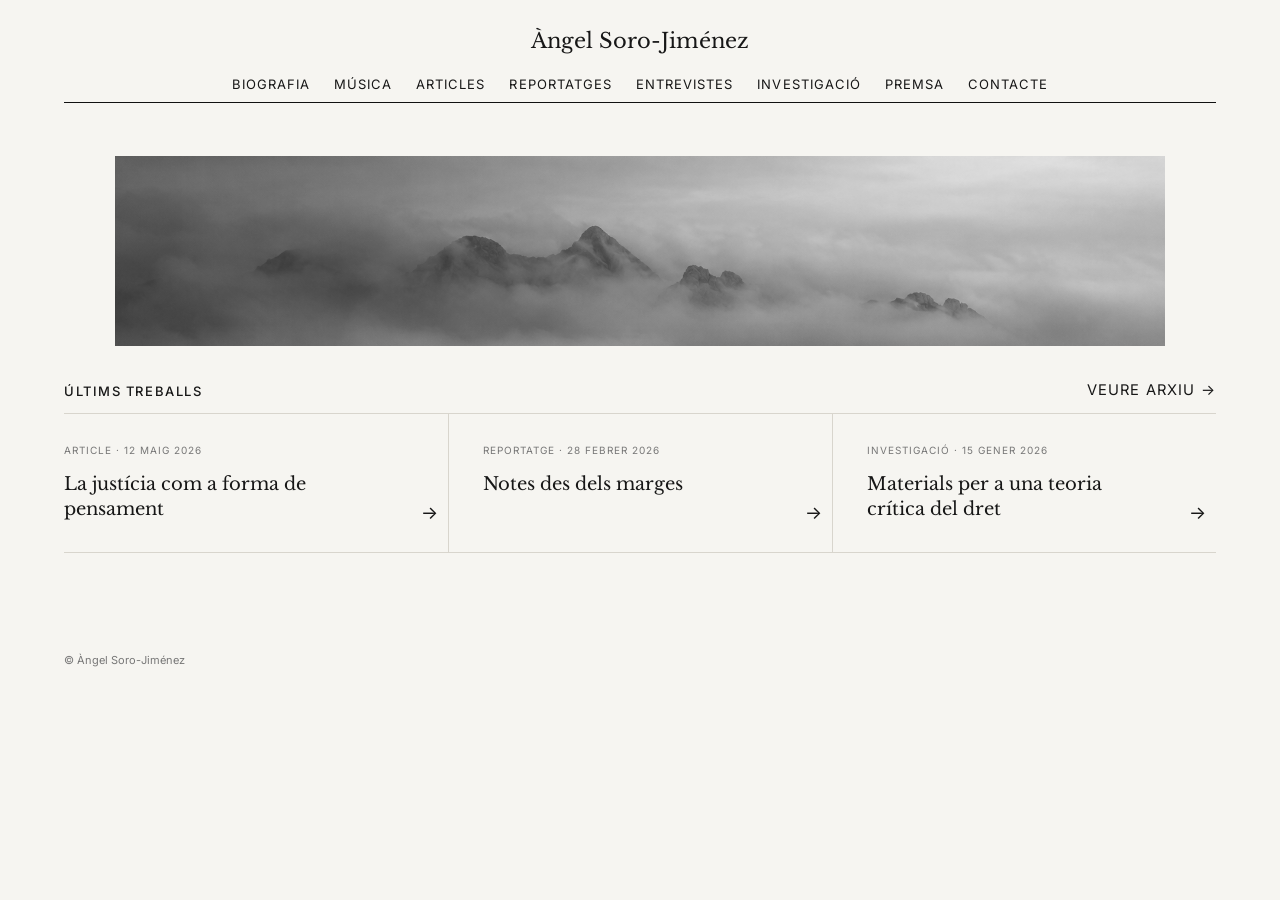
<file: index.html>
<!doctype html><html lang="ca"><head><meta charset="utf-8"><meta name="viewport" content="width=device-width,initial-scale=1"><title>Àngel Soro-Jiménez</title><link rel="stylesheet" href="styles.css"></head><body><header><a class="brand" href="index.html">Àngel Soro-Jiménez</a><nav><a href="biografia.html">BIOGRAFIA</a><a href="concerts.html">MÚSICA</a><a href="articles.html">ARTICLES</a><a href="reportatges.html">REPORTATGES</a><a href="entrevistes.html">ENTREVISTES</a><a href="investigacio.html">INVESTIGACIÓ</a><a href="premsa.html">PREMSA</a><a href="contacte.html">CONTACTE</a></nav></header><main><section class="hero"><img src="portada.png" alt="Muntanyes entre la boira"></section><section class="latest"><div class="section-head"><h2>ÚLTIMS TREBALLS</h2><a href="articles.html">VEURE ARXIU →</a></div><div class="entries"><a href="articles/article.html"><small>ARTICLE · 12 MAIG 2026</small><h3>La justícia com a forma de pensament</h3><span>→</span></a><a href="reportatges.html"><small>REPORTATGE · 28 FEBRER 2026</small><h3>Notes des dels marges</h3><span>→</span></a><a href="investigacio.html"><small>INVESTIGACIÓ · 15 GENER 2026</small><h3>Materials per a una teoria crítica del dret</h3><span>→</span></a></div></section></main><footer>© Àngel Soro-Jiménez</footer></body></html>
</file>
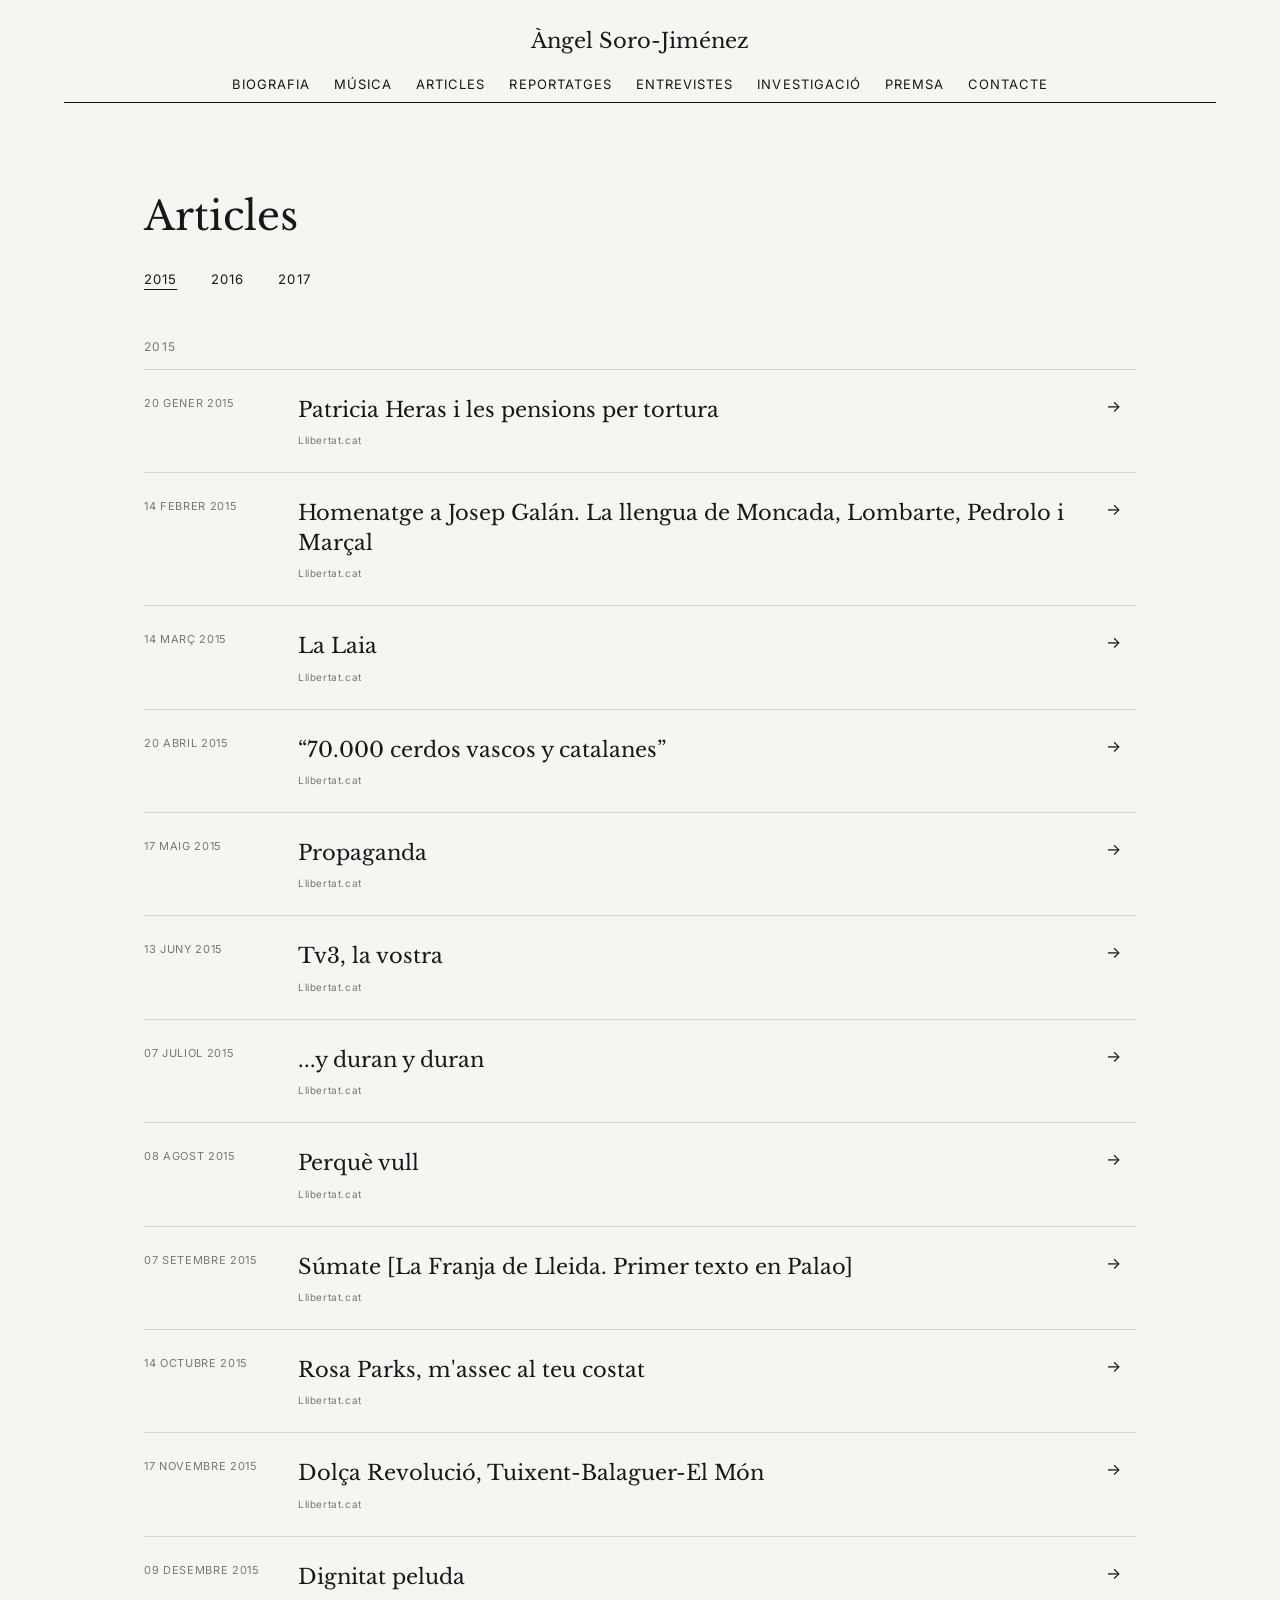
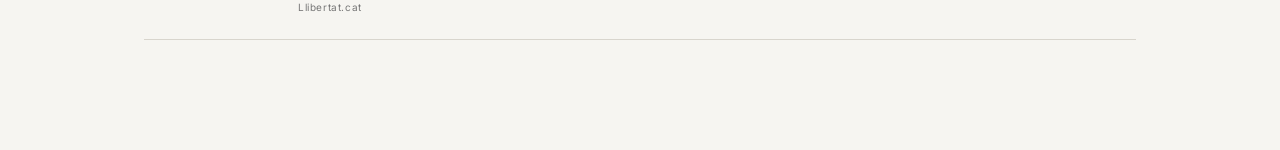
<file: articles (1).html>
<!doctype html>
<html lang="ca">
<head>
<meta charset="utf-8">
<meta name="viewport" content="width=device-width,initial-scale=1">
<title>Articles · Àngel Soro-Jiménez</title>
<link rel="stylesheet" href="styles.css">
<style>
/* Selector d'anys: mateixa línia visual que la navegació principal */
.year-tabs{display:flex;gap:34px;align-items:center;margin:0 0 42px;padding:0;border:0}
.year-tab{font:inherit;font-size:.82rem;letter-spacing:.08em;text-transform:uppercase;text-decoration:none;color:inherit;background:none;border:0;padding:0;cursor:pointer}
.year-tab.active{text-decoration:underline;text-underline-offset:5px}
.year-tab:hover{text-decoration:underline;text-underline-offset:5px}
.archive{display:none}
.archive.active{display:block}
.archive-subtitle{font-size:.72rem;letter-spacing:.12em;text-transform:uppercase;margin:0 0 16px}
</style>
</head>
<body>
<header>
<a class="brand" href="index.html">Àngel Soro-Jiménez</a>
<nav>
<a href="biografia.html">BIOGRAFIA</a>
<a href="concerts.html">MÚSICA</a>
<a href="articles.html">ARTICLES</a>
<a href="reportatges.html">REPORTATGES</a>
<a href="entrevistes.html">ENTREVISTES</a>
<a href="investigacio.html">INVESTIGACIÓ</a>
<a href="premsa.html">PREMSA</a>
<a href="contacte.html">CONTACTE</a>
</nav>
</header>
<main class="page">
<h1>Articles</h1>
<div class="year-tabs" aria-label="Anys d'articles">
<button class="year-tab active" type="button" data-year="2015">2015</button>
<button class="year-tab" type="button" data-year="2016">2016</button>
<button class="year-tab" type="button" data-year="2017">2017</button>
</div>
<section class="archive active" id="2015">
<div class="year">2015</div>

<a class="item" href="https://www.llibertat.cat/2015/01/patricia-heras-i-les-pensions-per-tortura-29420" target="_blank" rel="noopener"><div class="date">20 GENER 2015</div><div><h2>Patricia Heras i les pensions per tortura</h2><div class="medium">Llibertat.cat</div></div><div>→</div></a>
<a class="item" href="https://www.llibertat.cat/2015/02/homenatge-a-josep-galan.-la-llengua-de-moncada-lombarte-pedrolo-i-marcal-29748" target="_blank" rel="noopener"><div class="date">14 FEBRER 2015</div><div><h2>Homenatge a Josep Galán. La llengua de Moncada, Lombarte, Pedrolo i Marçal</h2><div class="medium">Llibertat.cat</div></div><div>→</div></a>
<a class="item" href="https://www.llibertat.cat/2015/03/la-laia-30087" target="_blank" rel="noopener"><div class="date">14 MARÇ 2015</div><div><h2>La Laia</h2><div class="medium">Llibertat.cat</div></div><div>→</div></a>
<a class="item" href="https://www.llibertat.cat/2015/04/-70.000-cerdos-vascos-y-catalanes-30575" target="_blank" rel="noopener"><div class="date">20 ABRIL 2015</div><div><h2>“70.000 cerdos vascos y catalanes”</h2><div class="medium">Llibertat.cat</div></div><div>→</div></a>
<a class="item" href="https://www.llibertat.cat/2015/05/propaganga-30902" target="_blank" rel="noopener"><div class="date">17 MAIG 2015</div><div><h2>Propaganda</h2><div class="medium">Llibertat.cat</div></div><div>→</div></a>
<a class="item" href="https://www.llibertat.cat/2015/06/tv3-la-vostra-31249" target="_blank" rel="noopener"><div class="date">13 JUNY 2015</div><div><h2>Tv3, la vostra</h2><div class="medium">Llibertat.cat</div></div><div>→</div></a>
<a class="item" href="https://www.llibertat.cat/2015/07/...y-duran-y-duran-31544" target="_blank" rel="noopener"><div class="date">07 JULIOL 2015</div><div><h2>...y duran y duran</h2><div class="medium">Llibertat.cat</div></div><div>→</div></a>
<a class="item" href="https://www.llibertat.cat/2015/08/perque-vull-31901" target="_blank" rel="noopener"><div class="date">08 AGOST 2015</div><div><h2>Perquè vull</h2><div class="medium">Llibertat.cat</div></div><div>→</div></a>
<a class="item" href="https://www.llibertat.cat/2015/09/sumate-la-franja-de-lleida.-primer-texto-en-palao-32209" target="_blank" rel="noopener"><div class="date">07 SETEMBRE 2015</div><div><h2>Súmate [La Franja de Lleida. Primer texto en Palao]</h2><div class="medium">Llibertat.cat</div></div><div>→</div></a>
<a class="item" href="https://www.llibertat.cat/2015/10/rosa-parks-m-assec-al-teu-costat-32652" target="_blank" rel="noopener"><div class="date">14 OCTUBRE 2015</div><div><h2>Rosa Parks, m'assec al teu costat</h2><div class="medium">Llibertat.cat</div></div><div>→</div></a>
<a class="item" href="https://www.llibertat.cat/2015/11/dolca-revolucio-tuixent-balaguer-el-mon-33084" target="_blank" rel="noopener"><div class="date">17 NOVEMBRE 2015</div><div><h2>Dolça Revolució, Tuixent-Balaguer-El Món</h2><div class="medium">Llibertat.cat</div></div><div>→</div></a>
<a class="item" href="https://www.llibertat.cat/2015/12/dignitat-peluda-33339" target="_blank" rel="noopener"><div class="date">09 DESEMBRE 2015</div><div><h2>Dignitat peluda</h2><div class="medium">Llibertat.cat</div></div><div>→</div></a>
</section>
<section class="archive" id="2016">
<div class="year">2016</div>

<a class="item" href="https://www.naiz.eus/es/iritzia/articulos/de-etxarri-aranatz-a-la-ola-de-consultas" target="_blank" rel="noopener"><div class="date">30 OCTUBRE 2016</div><div><h2>De Etxarri-Aranatz a la ola de consultas</h2><div class="medium">Naiz</div></div><div>→</div></a>

<a class="item" href="https://www.llibertat.cat/2016/01/-las-putas-de-la-cup-resposta-a-l-article-el-sentit-cupaire-del-terme-33804" target="_blank" rel="noopener"><div class="date">30 GENER 2016</div><div><h2>Resposta a l’article “El sentit cupaire del terme”</h2><div class="medium">Llibertat.cat</div></div><div>→</div></a>
<a class="item" href="https://www.llibertat.cat/2016/02/batec-de-franja.-mequinensa-34036" target="_blank" rel="noopener"><div class="date">19 FEBRER 2016</div><div><h2>Batec de Franja. Mequinensa</h2><div class="medium">Llibertat.cat</div></div><div>→</div></a>
<a class="item" href="https://www.llibertat.cat/2016/03/sols-el-poble-salva-el-poble-34284" target="_blank" rel="noopener"><div class="date">10 MARÇ 2016</div><div><h2>Sols el poble salva el poble</h2><div class="medium">Llibertat.cat</div></div><div>→</div></a>
<a class="item" href="https://www.llibertat.cat/2016/04/carta-sense-gluten-34663" target="_blank" rel="noopener"><div class="date">15 ABRIL 2016</div><div><h2>Carta sense gluten</h2><div class="medium">Llibertat.cat</div></div><div>→</div></a>
<a class="item" href="https://www.llibertat.cat/2016/05/la-llotja-i-el-gol-nord-el-roser-i-el-botifler-35064" target="_blank" rel="noopener"><div class="date">20 MAIG 2016</div><div><h2>La llotja i el gol nord, el Roser i el botifler</h2><div class="medium">Llibertat.cat</div></div><div>→</div></a>
<a class="item" href="https://www.llibertat.cat/2016/06/nietzsche-i-el-goril-la-harambe-35367" target="_blank" rel="noopener"><div class="date">14 JUNY 2016</div><div><h2>Nietzsche i el goril·la Harambe</h2><div class="medium">Llibertat.cat</div></div><div>→</div></a>
<a class="item" href="https://www.llibertat.cat/2016/07/conveniencia-i-fusio-35689" target="_blank" rel="noopener"><div class="date">14 JULIOL 2016</div><div><h2>Conveniència i fusió</h2><div class="medium">Llibertat.cat</div></div><div>→</div></a>
<a class="item" href="https://www.llibertat.cat/2016/08/podemos-diluir-las-protestas-35981" target="_blank" rel="noopener"><div class="date">16 AGOST 2016</div><div><h2>PODEMOS diluir las protestas</h2><div class="medium">Llibertat.cat</div></div><div>→</div></a>
<a class="item" href="https://www.llibertat.cat/2016/09/tot-es-mentida-la-franja-2016-36288" target="_blank" rel="noopener"><div class="date">22 SETEMBRE 2016</div><div><h2>Tot és mentida (La Franja, 2016)</h2><div class="medium">Llibertat.cat</div></div><div>→</div></a>
<a class="item" href="https://www.llibertat.cat/2016/10/gure-esku-dago.-de-etxarri-aranatz-a-la-ola-de-consultas.-36597" target="_blank" rel="noopener"><div class="date">24 OCTUBRE 2016</div><div><h2>GURE ESKU DAGO. De Etxarri-Aranatz a la ola de consultas</h2><div class="medium">Llibertat.cat</div></div><div>→</div></a>
<a class="item" href="https://www.llibertat.cat/2016/11/democracia.-contradiccio-36861" target="_blank" rel="noopener"><div class="date">17 NOVEMBRE 2016</div><div><h2>Democràcia. Contradicció</h2><div class="medium">Llibertat.cat</div></div><div>→</div></a>
<a class="item" href="https://www.llibertat.cat/2016/12/carta-a-les-nenes-i-nens-de-perpinya-37105" target="_blank" rel="noopener"><div class="date">07 DESEMBRE 2016</div><div><h2>Carta a les nenes i nens de Perpinyà</h2><div class="medium">Llibertat.cat</div></div><div>→</div></a>
</section>

<section class="archive" id="2017">
<div class="year">2017</div>

<a class="item" href="https://www.llibertat.cat/2017/01/catalonia-calling-this-has-nothing-to-do-with-nationalism-37531" target="_blank" rel="noopener"><div class="date">20 GENER 2017</div><div><h2>Catalonia Calling: This has nothing to do with nationalism</h2><div class="medium">Llibertat.cat</div></div><div>→</div></a>
<a class="item" href="https://www.llibertat.cat/2017/02/populisme-aquell-mot-magic.-37720" target="_blank" rel="noopener"><div class="date">05 FEBRER 2017</div><div><h2>Populisme, aquell mot màgic</h2><div class="medium">Llibertat.cat</div></div><div>→</div></a>
<a class="item" href="https://www.llibertat.cat/2017/03/el-pont-de-fraga-1938-38062" target="_blank" rel="noopener"><div class="date">13 MARÇ 2017</div><div><h2>El Pont de Fraga, 1938</h2><div class="medium">Llibertat.cat</div></div><div>→</div></a>
<a class="item" href="https://www.llibertat.cat/2017/04/bon-vei-38386" target="_blank" rel="noopener"><div class="date">16 ABRIL 2017</div><div><h2>Bon veí</h2><div class="medium">Llibertat.cat</div></div><div>→</div></a>
<a class="item" href="https://www.llibertat.cat/2017/05/justicia-per-a-inigo-38722" target="_blank" rel="noopener"><div class="date">20 MAIG 2017</div><div><h2>Justícia per a Iñigo</h2><div class="medium">Llibertat.cat</div></div><div>→</div></a>
<a class="item" href="https://www.llibertat.cat/2017/06/del-corbins-de-7-anys-i-el-just-vencedor-39010" target="_blank" rel="noopener"><div class="date">14 JUNY 2017</div><div><h2>Del Corbins, de 7 anys i el just vencedor</h2><div class="medium">Llibertat.cat</div></div><div>→</div></a>
<a class="item" href="https://www.llibertat.cat/2017/07/va-com-va-39310" target="_blank" rel="noopener"><div class="date">13 JULIOL 2017</div><div><h2>Va com va</h2><div class="medium">Llibertat.cat</div></div><div>→</div></a>
<a class="item" href="https://www.llibertat.cat/2017/08/mots-pors-i-realitats-39497" target="_blank" rel="noopener"><div class="date">01 AGOST 2017</div><div><h2>Mots, pors i realitats</h2><div class="medium">Llibertat.cat</div></div><div>→</div></a>
<a class="item" href="https://www.llibertat.cat/2017/09/on-esta-l-unicorn-40013" target="_blank" rel="noopener"><div class="date">26 SETEMBRE 2017</div><div><h2>On està l’Unicorn?</h2><div class="medium">Llibertat.cat</div></div><div>→</div></a>
<a class="item" href="https://www.llibertat.cat/2017/10/2-octubre-dia-internacional-de-la-no-violencia-40146" target="_blank" rel="noopener"><div class="date">08 OCTUBRE 2017</div><div><h2>2 octubre, Dia Internacional de la no-violència</h2><div class="medium">Llibertat.cat</div></div><div>→</div></a>
<a class="item" href="https://www.llibertat.cat/2017/11/ovelles-aillades-40536" target="_blank" rel="noopener"><div class="date">18 NOVEMBRE 2017</div><div><h2>Ovelles aïllades</h2><div class="medium">Llibertat.cat</div></div><div>→</div></a>
<a class="item" href="https://www.llibertat.cat/2017/12/empatia-nul-la-40768" target="_blank" rel="noopener"><div class="date">13 DESEMBRE 2017</div><div><h2>Empatia nul·la</h2><div class="medium">Llibertat.cat</div></div><div>→</div></a>
</section>
</main>
<script>
document.querySelectorAll('.year-tab').forEach(function(button){
  button.addEventListener('click', function(){
    var year = this.dataset.year;
    document.querySelectorAll('.year-tab').forEach(function(b){b.classList.toggle('active', b.dataset.year === year);});
    document.querySelectorAll('.archive').forEach(function(section){section.classList.toggle('active', section.id === year);});
    history.replaceState(null, '', '#' + year);
  });
});
(function(){
  var year = location.hash.replace('#','');
  var button = document.querySelector('.year-tab[data-year="' + year + '"]');
  if(button) button.click();
})();
</script>
</body>
</html>
</file>
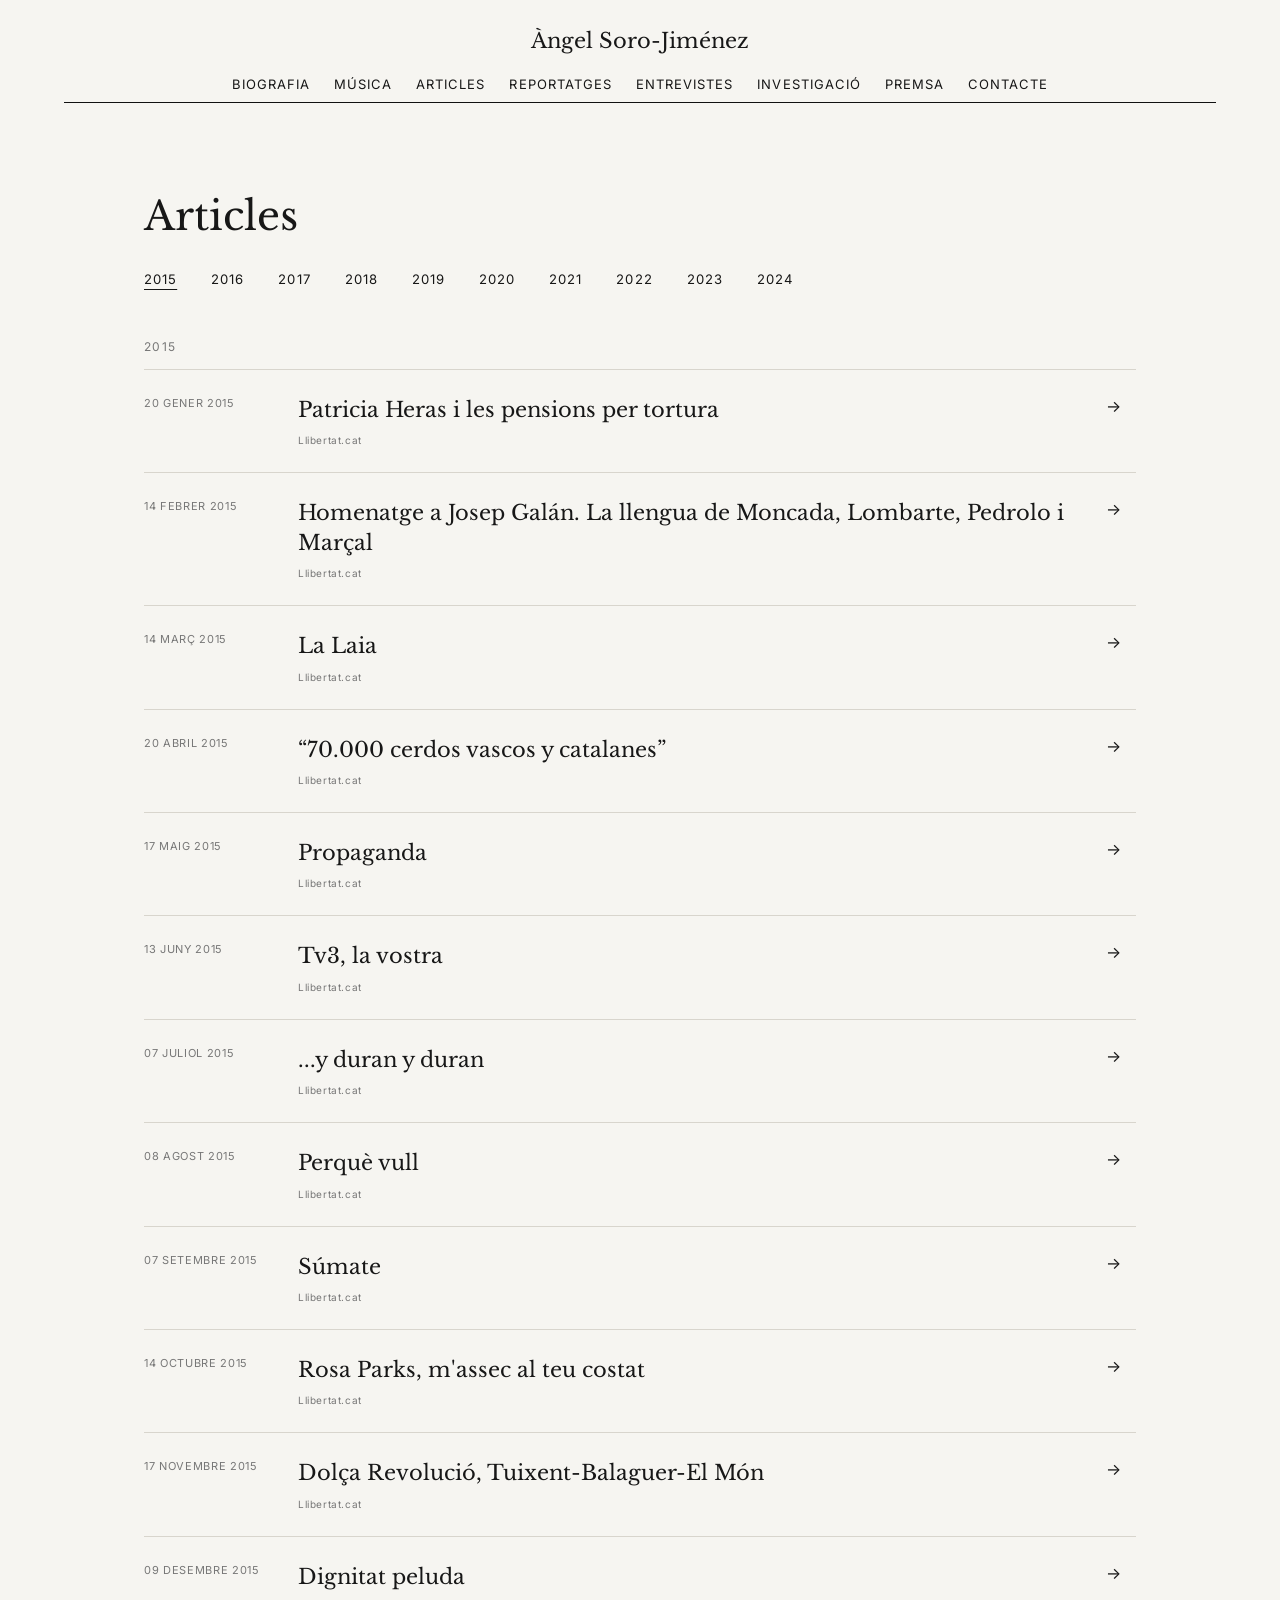
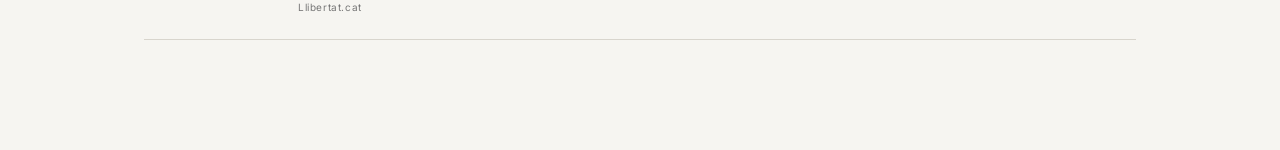
<file: articles.html>
<!doctype html>
<html lang="ca">
<head>
<meta charset="utf-8">
<meta name="viewport" content="width=device-width,initial-scale=1">
<title>Articles · Àngel Soro-Jiménez</title>
<link rel="stylesheet" href="styles.css">
<style>
/* Selector d'anys: mateixa línia visual que la navegació principal */
.year-tabs{display:flex;gap:34px;align-items:center;margin:0 0 42px;padding:0;border:0}
.year-tab{font:inherit;font-size:.82rem;letter-spacing:.08em;text-transform:uppercase;text-decoration:none;color:inherit;background:none;border:0;padding:0;cursor:pointer}
.year-tab.active{text-decoration:underline;text-underline-offset:5px}
.year-tab:hover{text-decoration:underline;text-underline-offset:5px}
.archive{display:none}
.archive.active{display:block}
#2020 .item h2 a,#2021 .item h2 a{color:inherit;text-decoration:none}
#2020 .item h2 a:hover,#2020 .item h2 a:focus,#2021 .item h2 a:hover,#2021 .item h2 a:focus{text-decoration:none;color:inherit}
.archive-subtitle{font-size:.72rem;letter-spacing:.12em;text-transform:uppercase;margin:0 0 16px}
 .medium{font-size:.9rem;letter-spacing:.02em}
</style>
</head>
<body>
<header>
<a class="brand" href="index.html">Àngel Soro-Jiménez</a>
<nav>
<a href="biografia.html">BIOGRAFIA</a>
<a href="concerts.html">MÚSICA</a>
<a href="articles.html">ARTICLES</a>
<a href="reportatges.html">REPORTATGES</a>
<a href="entrevistes.html">ENTREVISTES</a>
<a href="investigacio.html">INVESTIGACIÓ</a>
<a href="premsa.html">PREMSA</a>
<a href="contacte.html">CONTACTE</a>
</nav>
</header>
<main class="page">
<h1>Articles</h1>
<div class="year-tabs" aria-label="Anys d'articles">
<button class="year-tab active" type="button" data-year="2015">2015</button>
<button class="year-tab" type="button" data-year="2016">2016</button>
<button class="year-tab" type="button" data-year="2017">2017</button>
<button class="year-tab" type="button" data-year="2018">2018</button>
<button class="year-tab" type="button" data-year="2019">2019</button>
<button class="year-tab" type="button" data-year="2020">2020</button>
<button class="year-tab" type="button" data-year="2021">2021</button>
<button class="year-tab" type="button" data-year="2022">2022</button>
<button class="year-tab" type="button" data-year="2023">2023</button>
<button class="year-tab" type="button" data-year="2024">2024</button>
</div>
<section class="archive active" id="2015">
<div class="year">2015</div>

<a class="item" href="https://www.llibertat.cat/2015/01/patricia-heras-i-les-pensions-per-tortura-29420" target="_blank" rel="noopener"><div class="date">20 GENER 2015</div><div><h2>Patricia Heras i les pensions per tortura</h2><div class="medium">Llibertat.cat</div></div><div>→</div></a>
<a class="item" href="https://www.llibertat.cat/2015/02/homenatge-a-josep-galan.-la-llengua-de-moncada-lombarte-pedrolo-i-marcal-29748" target="_blank" rel="noopener"><div class="date">14 FEBRER 2015</div><div><h2>Homenatge a Josep Galán. La llengua de Moncada, Lombarte, Pedrolo i Marçal</h2><div class="medium">Llibertat.cat</div></div><div>→</div></a>
<a class="item" href="https://www.llibertat.cat/2015/03/la-laia-30087" target="_blank" rel="noopener"><div class="date">14 MARÇ 2015</div><div><h2>La Laia</h2><div class="medium">Llibertat.cat</div></div><div>→</div></a>
<a class="item" href="https://www.llibertat.cat/2015/04/-70.000-cerdos-vascos-y-catalanes-30575" target="_blank" rel="noopener"><div class="date">20 ABRIL 2015</div><div><h2>“70.000 cerdos vascos y catalanes”</h2><div class="medium">Llibertat.cat</div></div><div>→</div></a>
<a class="item" href="https://www.llibertat.cat/2015/05/propaganga-30902" target="_blank" rel="noopener"><div class="date">17 MAIG 2015</div><div><h2>Propaganda</h2><div class="medium">Llibertat.cat</div></div><div>→</div></a>
<a class="item" href="https://www.llibertat.cat/2015/06/tv3-la-vostra-31249" target="_blank" rel="noopener"><div class="date">13 JUNY 2015</div><div><h2>Tv3, la vostra</h2><div class="medium">Llibertat.cat</div></div><div>→</div></a>
<a class="item" href="https://www.llibertat.cat/2015/07/...y-duran-y-duran-31544" target="_blank" rel="noopener"><div class="date">07 JULIOL 2015</div><div><h2>...y duran y duran</h2><div class="medium">Llibertat.cat</div></div><div>→</div></a>
<a class="item" href="https://www.llibertat.cat/2015/08/perque-vull-31901" target="_blank" rel="noopener"><div class="date">08 AGOST 2015</div><div><h2>Perquè vull</h2><div class="medium">Llibertat.cat</div></div><div>→</div></a>
<a class="item" href="https://www.llibertat.cat/2015/09/sumate-la-franja-de-lleida.-primer-texto-en-palao-32209" target="_blank" rel="noopener"><div class="date">07 SETEMBRE 2015</div><div><h2>Súmate</h2><div class="medium">Llibertat.cat</div></div><div>→</div></a>
<a class="item" href="https://www.llibertat.cat/2015/10/rosa-parks-m-assec-al-teu-costat-32652" target="_blank" rel="noopener"><div class="date">14 OCTUBRE 2015</div><div><h2>Rosa Parks, m'assec al teu costat</h2><div class="medium">Llibertat.cat</div></div><div>→</div></a>
<a class="item" href="https://www.llibertat.cat/2015/11/dolca-revolucio-tuixent-balaguer-el-mon-33084" target="_blank" rel="noopener"><div class="date">17 NOVEMBRE 2015</div><div><h2>Dolça Revolució, Tuixent-Balaguer-El Món</h2><div class="medium">Llibertat.cat</div></div><div>→</div></a>
<a class="item" href="https://www.llibertat.cat/2015/12/dignitat-peluda-33339" target="_blank" rel="noopener"><div class="date">09 DESEMBRE 2015</div><div><h2>Dignitat peluda</h2><div class="medium">Llibertat.cat</div></div><div>→</div></a>
</section>
<section class="archive" id="2016">
<div class="year">2016</div>

<a class="item" href="https://www.naiz.eus/es/iritzia/articulos/de-etxarri-aranatz-a-la-ola-de-consultas" target="_blank" rel="noopener"><div class="date">30 OCTUBRE 2016</div><div><h2>De Etxarri-Aranatz a la ola de consultas</h2><div class="medium">Naiz</div></div><div>→</div></a>

<a class="item" href="https://www.llibertat.cat/2016/01/-las-putas-de-la-cup-resposta-a-l-article-el-sentit-cupaire-del-terme-33804" target="_blank" rel="noopener"><div class="date">30 GENER 2016</div><div><h2>Resposta a l’article “El sentit cupaire del terme”</h2><div class="medium">Llibertat.cat</div></div><div>→</div></a>
<a class="item" href="https://www.llibertat.cat/2016/02/batec-de-franja.-mequinensa-34036" target="_blank" rel="noopener"><div class="date">19 FEBRER 2016</div><div><h2>Batec de Franja. Mequinensa</h2><div class="medium">Llibertat.cat</div></div><div>→</div></a>
<a class="item" href="https://www.llibertat.cat/2016/03/sols-el-poble-salva-el-poble-34284" target="_blank" rel="noopener"><div class="date">10 MARÇ 2016</div><div><h2>Sols el poble salva el poble</h2><div class="medium">Llibertat.cat</div></div><div>→</div></a>
<a class="item" href="https://www.llibertat.cat/2016/04/carta-sense-gluten-34663" target="_blank" rel="noopener"><div class="date">15 ABRIL 2016</div><div><h2>Carta sense gluten</h2><div class="medium">Llibertat.cat</div></div><div>→</div></a>
<a class="item" href="https://www.llibertat.cat/2016/05/la-llotja-i-el-gol-nord-el-roser-i-el-botifler-35064" target="_blank" rel="noopener"><div class="date">20 MAIG 2016</div><div><h2>La llotja i el gol nord, el Roser i el botifler</h2><div class="medium">Llibertat.cat</div></div><div>→</div></a>
<a class="item" href="https://www.llibertat.cat/2016/06/nietzsche-i-el-goril-la-harambe-35367" target="_blank" rel="noopener"><div class="date">14 JUNY 2016</div><div><h2>Nietzsche i el goril·la Harambe</h2><div class="medium">Llibertat.cat</div></div><div>→</div></a>
<a class="item" href="https://www.llibertat.cat/2016/07/conveniencia-i-fusio-35689" target="_blank" rel="noopener"><div class="date">14 JULIOL 2016</div><div><h2>Conveniència i fusió</h2><div class="medium">Llibertat.cat</div></div><div>→</div></a>
<a class="item" href="https://www.llibertat.cat/2016/08/podemos-diluir-las-protestas-35981" target="_blank" rel="noopener"><div class="date">16 AGOST 2016</div><div><h2>Podemos diluir las protestas</h2><div class="medium">Llibertat.cat</div></div><div>→</div></a>
<a class="item" href="https://www.llibertat.cat/2016/09/tot-es-mentida-la-franja-2016-36288" target="_blank" rel="noopener"><div class="date">22 SETEMBRE 2016</div><div><h2>Tot és mentida (La Franja, 2016)</h2><div class="medium">Llibertat.cat</div></div><div>→</div></a>
<a class="item" href="https://www.llibertat.cat/2016/10/gure-esku-dago.-de-etxarri-aranatz-a-la-ola-de-consultas.-36597" target="_blank" rel="noopener"><div class="date">24 OCTUBRE 2016</div><div><h2>Gure Esku Dago. De Etxarri-Aranatz a la ola de consultas</h2><div class="medium">Llibertat.cat</div></div><div>→</div></a>
<a class="item" href="https://www.llibertat.cat/2016/11/democracia.-contradiccio-36861" target="_blank" rel="noopener"><div class="date">17 NOVEMBRE 2016</div><div><h2>Democràcia. Contradicció</h2><div class="medium">Llibertat.cat</div></div><div>→</div></a>
<a class="item" href="https://www.llibertat.cat/2016/12/carta-a-les-nenes-i-nens-de-perpinya-37105" target="_blank" rel="noopener"><div class="date">07 DESEMBRE 2016</div><div><h2>Carta a les nenes i nens de Perpinyà</h2><div class="medium">Llibertat.cat</div></div><div>→</div></a>
</section>

<section class="archive" id="2017">
<div class="year">2017</div>

<a class="item" href="https://www.llibertat.cat/2017/01/catalonia-calling-this-has-nothing-to-do-with-nationalism-37531" target="_blank" rel="noopener"><div class="date">20 GENER 2017</div><div><h2>Catalonia Calling: This has nothing to do with nationalism</h2><div class="medium">Llibertat.cat</div></div><div>→</div></a>
<a class="item" href="https://www.llibertat.cat/2017/02/populisme-aquell-mot-magic.-37720" target="_blank" rel="noopener"><div class="date">05 FEBRER 2017</div><div><h2>Populisme, aquell mot màgic</h2><div class="medium">Llibertat.cat</div></div><div>→</div></a>
<a class="item" href="https://www.llibertat.cat/2017/03/el-pont-de-fraga-1938-38062" target="_blank" rel="noopener"><div class="date">13 MARÇ 2017</div><div><h2>El Pont de Fraga, 1938</h2><div class="medium">Llibertat.cat</div></div><div>→</div></a>
<a class="item" href="https://www.llibertat.cat/2017/04/bon-vei-38386" target="_blank" rel="noopener"><div class="date">16 ABRIL 2017</div><div><h2>Bon veí</h2><div class="medium">Llibertat.cat</div></div><div>→</div></a>
<a class="item" href="https://www.llibertat.cat/2017/05/justicia-per-a-inigo-38722" target="_blank" rel="noopener"><div class="date">20 MAIG 2017</div><div><h2>Justícia per a Iñigo</h2><div class="medium">Llibertat.cat</div></div><div>→</div></a>
<a class="item" href="https://www.llibertat.cat/2017/06/del-corbins-de-7-anys-i-el-just-vencedor-39010" target="_blank" rel="noopener"><div class="date">14 JUNY 2017</div><div><h2>Del Corbins, de 7 anys i el just vencedor</h2><div class="medium">Llibertat.cat</div></div><div>→</div></a>
<a class="item" href="https://www.llibertat.cat/2017/07/va-com-va-39310" target="_blank" rel="noopener"><div class="date">13 JULIOL 2017</div><div><h2>Va com va</h2><div class="medium">Llibertat.cat</div></div><div>→</div></a>
<a class="item" href="https://www.llibertat.cat/2017/08/mots-pors-i-realitats-39497" target="_blank" rel="noopener"><div class="date">01 AGOST 2017</div><div><h2>Mots, pors i realitats</h2><div class="medium">Llibertat.cat</div></div><div>→</div></a>
<a class="item" href="https://www.llibertat.cat/2017/09/on-esta-l-unicorn-40013" target="_blank" rel="noopener"><div class="date">26 SETEMBRE 2017</div><div><h2>On està l’Unicorn?</h2><div class="medium">Llibertat.cat</div></div><div>→</div></a>
<a class="item" href="https://www.llibertat.cat/2017/10/2-octubre-dia-internacional-de-la-no-violencia-40146" target="_blank" rel="noopener"><div class="date">08 OCTUBRE 2017</div><div><h2>2 octubre, Dia Internacional de la no-violència</h2><div class="medium">Llibertat.cat</div></div><div>→</div></a>
<a class="item" href="https://www.llibertat.cat/2017/11/ovelles-aillades-40536" target="_blank" rel="noopener"><div class="date">18 NOVEMBRE 2017</div><div><h2>Ovelles aïllades</h2><div class="medium">Llibertat.cat</div></div><div>→</div></a>
<a class="item" href="https://www.llibertat.cat/2017/12/empatia-nul-la-40768" target="_blank" rel="noopener"><div class="date">13 DESEMBRE 2017</div><div><h2>Empatia nul·la</h2><div class="medium">Llibertat.cat</div></div><div>→</div></a>
</section>
<section class="archive" id="2018">
<div class="year">2018</div>

<a class="item" href="https://www.llibertat.cat/2018/01/escola-del-treball.-1-o-41010" target="_blank" rel="noopener"><div class="date">17 GENER 2018</div><div><h2>Escola del Treball. 1-O</h2><div class="medium">Llibertat.cat</div></div><div>→</div></a>
<a class="item" href="https://www.llibertat.cat/2018/02/reus-paris-londres-41179" target="_blank" rel="noopener"><div class="date">04 FEBRER 2018</div><div><h2>Reus – París - Londres</h2><div class="medium">Llibertat.cat</div></div><div>→</div></a>
<div class="item"><div class="date">04 MARÇ 2018</div><div><h2>Trattoria</h2><div class="medium">Llibertat.cat</div></div></div>
<div class="item"><div class="date">08 ABRIL 2018</div><div><h2>L’enveja i les cigonyes</h2><div class="medium">Llibertat.cat</div></div></div>
<a class="item" href="https://www.llibertat.cat/2018/05/moltes-gracies-eskerrik-asko-42101" target="_blank" rel="noopener"><div class="date">11 MAIG 2018</div><div><h2>Moltes gràcies, eskerrik asko</h2><div class="medium">Llibertat.cat</div></div><div>→</div></a>
<a class="item" href="https://www.llibertat.cat/2018/06/la-renuncia-42446" target="_blank" rel="noopener"><div class="date">18 JUNY 2018</div><div><h2>La renúncia</h2><div class="medium">Llibertat.cat</div></div><div>→</div></a>
<a class="item" href="https://www.llibertat.cat/2018/07/-negu-gorriak-a-salou-42577" target="_blank" rel="noopener"><div class="date">04 JULIOL 2018</div><div><h2>“Negu Gorriak” a Salou</h2><div class="medium">Llibertat.cat</div></div><div>→</div></a>
<a class="item" href="https://www.llibertat.cat/2018/08/el-nom-de-les-coses.-substitucio-salvatge-del-nom-de-la-llengua.-baix-cinca.-2018.-42899" target="_blank" rel="noopener"><div class="date">14 AGOST 2018</div><div><h2>El nom de les coses: Substitució salvatge del nom de la llengua. Baix Cinca. 2018</h2><div class="medium">Llibertat.cat</div></div><div>→</div></a>
<a class="item" href="https://www.llibertat.cat/2018/09/justicia-transformativa-43098" target="_blank" rel="noopener"><div class="date">15 SETEMBRE 2018</div><div><h2>Justicia transformativa</h2><div class="medium">Llibertat.cat</div></div><div>→</div></a>
<a class="item" href="https://www.llibertat.cat/2018/10/la-maternitat-d-elna-43344" target="_blank" rel="noopener"><div class="date">14 OCTUBRE 2018</div><div><h2>La Maternitat d’Elna</h2><div class="medium">Llibertat.cat</div></div><div>→</div></a>
<a class="item" href="https://www.llibertat.cat/2018/11/enfarinada-43611" target="_blank" rel="noopener"><div class="date">15 NOVEMBRE 2018</div><div><h2>Enfarinada</h2><div class="medium">Llibertat.cat</div></div><div>→</div></a>
<a class="item" href="https://www.llibertat.cat/2018/12/classes-pudents-als-catalans-i-catalanes-que-veieu-la-televisio-verda-43822" target="_blank" rel="noopener"><div class="date">07 DESEMBRE 2018</div><div><h2>Classes pudents: Als catalans i catalanes que veieu la televisió verda</h2><div class="medium">Llibertat.cat</div></div><div>→</div></a>
</section>
<section class="archive" id="2019">
<div class="year">2019</div>

<a class="item" href="https://www.llibertat.cat/2019/01/sororitat-44095" target="_blank" rel="noopener"><div class="date">16 GENER 2019</div><div><h2>Sororitat</h2><div class="medium">Llibertat.cat</div></div><div>→</div></a>
<a class="item" href="https://www.llibertat.cat/2019/02/mst-la-lluita-per-la-terra-44424" target="_blank" rel="noopener"><div class="date">17 FEBRER 2019</div><div><h2>MST, la lluita per la terra</h2><div class="medium">Llibertat.cat</div></div><div>→</div></a>
<a class="item" href="https://www.llibertat.cat/2019/03/el-gra-de-la-palla-44677" target="_blank" rel="noopener"><div class="date">18 MARÇ 2019</div><div><h2>El gra de la palla</h2><div class="medium">Llibertat.cat</div></div><div>→</div></a>
<a class="item" href="https://www.llibertat.cat/2019/04/parla-roger-espanol-44869" target="_blank" rel="noopener"><div class="date">05 ABRIL 2019</div><div><h2>Parla Roger Español</h2><div class="medium">Llibertat.cat</div></div><div>→</div></a>
<a class="item" href="https://www.llibertat.cat/2019/05/parla-miquel-marcelino-45214" target="_blank" rel="noopener"><div class="date">15 MAIG 2019</div><div><h2>Parla Miquel Marcelino</h2><div class="medium">Llibertat.cat</div></div><div>→</div></a>
<a class="item" href="https://www.llibertat.cat/2019/06/manual-linguistic-per-a-confusos-45479" target="_blank" rel="noopener"><div class="date">17 JUNY 2019</div><div><h2>Manual lingüístic per a confusos</h2><div class="medium">Llibertat.cat</div></div><div>→</div></a>
<a class="item" href="https://www.llibertat.cat/2019/07/parla-carles-vinas-45671" target="_blank" rel="noopener"><div class="date">15 JULIOL 2019</div><div><h2>Parla Carles Viñas</h2><div class="medium">Llibertat.cat</div></div><div>→</div></a>
<a class="item" href="https://www.llibertat.cat/2019/08/el-naixement-de-la-tragedia-45881" target="_blank" rel="noopener"><div class="date">26 AGOST 2019</div><div><h2>El naixement de la tragèdia</h2><div class="medium">Llibertat.cat</div></div><div>→</div></a>
<a class="item" href="https://www.llibertat.cat/2019/09/parla-hong-kong-46065" target="_blank" rel="noopener"><div class="date">23 SETEMBRE 2019</div><div><h2>Parla Hong Kong</h2><div class="medium">Llibertat.cat</div></div><div>→</div></a>
<a class="item" href="https://www.llibertat.cat/2019/09/voice-of-hong-kong-46076" target="_blank" rel="noopener"><div class="date">24 SETEMBRE 2019</div><div><h2>Voice of Hong Kong</h2><div class="medium">Llibertat.cat</div></div><div>→</div></a>
<a class="item" href="https://www.llibertat.cat/2019/10/lletra-morta-46229" target="_blank" rel="noopener"><div class="date">13 OCTUBRE 2019</div><div><h2>Lletra morta</h2><div class="medium">Llibertat.cat</div></div><div>→</div></a>
<a class="item" href="https://www.llibertat.cat/2019/11/mascares-arreu-contaminacio-per-classes-46524" target="_blank" rel="noopener"><div class="date">17 NOVEMBRE 2019</div><div><h2>Màscares arreu: Contaminació per classes</h2><div class="medium">Llibertat.cat</div></div><div>→</div></a>
<a class="item" href="https://www.llibertat.cat/2019/12/la-franja-al-castellet-el-canigo-encen-la-flama-46708" target="_blank" rel="noopener"><div class="date">12 DESEMBRE 2019</div><div><h2>La Franja al Castellet: El Canigó, encén la flama</h2><div class="medium">Llibertat.cat</div></div><div>→</div></a>
</section>

<section class="archive" id="2020">
<div class="year">2020</div>
<a class="item" href="https://www.llibertat.cat/2020/01/clavar-se-en-bucs-46909" target="_blank" rel="noopener"><div class="date">17 GENER 2020</div><div><h2>Clavar-se en bucs</h2><div class="medium">Llibertat.cat</div></div><div>→</div></a>
<a class="item" href="https://www.llibertat.cat/2020/02/agranar-escales-avall-47212" target="_blank" rel="noopener"><div class="date">23 FEBRER 2020</div><div><h2>Agranar escales avall</h2><div class="medium">Llibertat.cat</div></div><div>→</div></a>
<a class="item" href="https://www.llibertat.cat/2020/03/correr-la-brama-47418" target="_blank" rel="noopener"><div class="date">17 MARÇ 2020</div><div><h2>Córrer la brama</h2><div class="medium">Llibertat.cat</div></div><div>→</div></a>
<a class="item" href="https://www.llibertat.cat/2020/04/tot-anira-be-47678" target="_blank" rel="noopener"><div class="date">15 ABRIL 2020</div><div><h2>Tot anirà bé?</h2><div class="medium">Llibertat.cat</div></div><div>→</div></a>
<a class="item" href="https://www.llibertat.cat/2020/05/germans-de-terra-47972" target="_blank" rel="noopener"><div class="date">12 MAIG 2020</div><div><h2>Germans de terra</h2><div class="medium">Llibertat.cat</div></div><div>→</div></a>
<a class="item" href="https://www.llibertat.cat/2020/06/lleida-allo-que-el-vent-s-endugue-48335" target="_blank" rel="noopener"><div class="date">21 JUNY 2020</div><div><h2>Lleida, allò que el vent s’endugué</h2><div class="medium">Llibertat.cat</div></div><div>→</div></a>
<a class="item" href="https://www.llibertat.cat/2020/07/na-sir-s-na-seachainn-an-cath-48583" target="_blank" rel="noopener"><div class="date">27 JULIOL 2020</div><div><h2>Na sir 's na seachainn an cath* (*Ni cerquis ni defugis la batalla)</h2><div class="medium">Llibertat.cat</div></div><div>→</div></a>
<a class="item" href="https://www.llibertat.cat/2020/08/per-tu-javier-48685" target="_blank" rel="noopener"><div class="date">25 AGOST 2020</div><div><h2>Per tu, Javier</h2><div class="medium">Llibertat.cat</div></div><div>→</div></a>
<a class="item" href="https://www.llibertat.cat/2020/09/maxima-acuna-48840" target="_blank" rel="noopener"><div class="date">20 SETEMBRE 2020</div><div><h2>Máxima Acuña</h2><div class="medium">Llibertat.cat</div></div><div>→</div></a>
<a class="item" href="https://www.llibertat.cat/2020/10/de-la-franja-a-burjassot.-a-la-familia-d-en-guillem-agullo-48991" target="_blank" rel="noopener"><div class="date">14 OCTUBRE 2020</div><div><h2>De la Franja a Burjassot. A la família d’en Guillem Agulló</h2><div class="medium">Llibertat.cat</div></div><div>→</div></a>
<a class="item" href="https://www.llibertat.cat/2020/11/la-rentadora-d-arrasate-49226" target="_blank" rel="noopener"><div class="date">23 NOVEMBRE 2020</div><div><h2>La rentadora d’Arrasate</h2><div class="medium">Llibertat.cat</div></div><div>→</div></a>
<a class="item" href="https://www.llibertat.cat/2020/12/fouad-el-preu-de-la-llibertat-49372" target="_blank" rel="noopener"><div class="date">24 DESEMBRE 2020</div><div><h2>Fouad, el preu de la llibertat</h2><div class="medium">Llibertat.cat</div></div><div>→</div></a>
</section>

<section class="archive" id="2021">
<div class="year">2021</div>
<a class="item" href="https://www.llibertat.cat/2021/01/clint-eastwood-parla-catala-49599" target="_blank" rel="noopener"><div class="date">27 GENER 2021</div><div><h2>Clint Eastwood parla català</h2><div class="medium">Llibertat.cat</div></div><div>→</div></a>
<a class="item" href="https://www.llibertat.cat/2021/02/aixo-no-es-el-paradis-49836" target="_blank" rel="noopener"><div class="date">21 FEBRER 2021</div><div><h2>Això no és el paradís</h2><div class="medium">Llibertat.cat</div></div><div>→</div></a>
<a class="item" href="https://www.llibertat.cat/2021/03/parla-l-alex-vendrell-inadaptats-eina-50383" target="_blank" rel="noopener"><div class="date">MARÇ 2021</div><div><h2>Parla l’Àlex Vendrell (Inadaptats – Eina)</h2><div class="medium">Llibertat.cat</div></div><div>→</div></a>
<a class="item" href="https://www.llibertat.cat/2021/03/parla-la-penya-trabucaires-cat-amb-l-usap-50072" target="_blank" rel="noopener"><div class="date">22 MARÇ 2021</div><div><h2>USAP, entrevista als Trabucaires</h2><div class="medium">Llibertat.cat</div></div><div>→</div></a>
<a class="item" href="https://www.llibertat.cat/2021/05/no-tot-s-hi-val-50522" target="_blank" rel="noopener"><div class="date">ABRIL 2021</div><div><h2>No tot s’hi val</h2><div class="medium">Llibertat.cat</div></div><div>→</div></a>
<a class="item" href="https://www.llibertat.cat/2021/06/quaranta-anys-dels-blocs-h-50728" target="_blank" rel="noopener"><div class="date">29 JUNY 2021</div><div><h2>Quaranta anys dels blocs H</h2><div class="medium">Llibertat.cat</div></div><div>→</div></a>
<a class="item" href="https://www.llibertat.cat/2021/07/confonguem-los-dividim-los-50876" target="_blank" rel="noopener"><div class="date">18 JULIOL 2021</div><div><h2>Confonguem-los, dividim-los</h2><div class="medium">Llibertat.cat</div></div><div>→</div></a>
<a class="item" href="https://www.llibertat.cat/2021/08/manel-maria-carbonell-1925-2020-51041" target="_blank" rel="noopener"><div class="date">19 AGOST 2021</div><div><h2>Manel Maria Carbonell (1925-2020)</h2><div class="medium">Llibertat.cat</div></div><div>→</div></a>
<a class="item" href="https://www.llibertat.cat/2021/09/parla-carme-junyent-51183" target="_blank" rel="noopener"><div class="date">15 SETEMBRE 2021</div><div><h2>Carme Junyent: "Prescindir de l'arbitrarietat del gènere gramatical és un greu error que, a més, perjudica les dones"</h2><div class="medium">Llibertat.cat</div></div><div>→</div></a>
<a class="item" href="https://www.llibertat.cat/2021/10/manuel-de-pedrolo-aqui-i-avui-51356" target="_blank" rel="noopener"><div class="date">17 OCTUBRE 2021</div><div><h2>Manuel de Pedrolo, aquí i avui</h2><div class="medium">Llibertat.cat</div></div><div>→</div></a>
<a class="item" href="https://www.llibertat.cat/2021/11/parla-adelais-de-pedrolo-51548" target="_blank" rel="noopener"><div class="date">18 NOVEMBRE 2021</div><div><h2>Parla Adelais de Pedrolo: "...sempre va reivindicar la independència dels Països Catalans, que sempre va escriure en català..."</h2><div class="medium">Llibertat.cat</div></div><div>→</div></a>
<a class="item" href="https://www.llibertat.cat/2021/12/de-baia-mare-a-tragadero-grande-51750" target="_blank" rel="noopener"><div class="date">21 DESEMBRE 2021</div><div><h2>De Baia Mare a Tragadero Grande</h2><div class="medium">Llibertat.cat</div></div><div>→</div></a>
</section>

<section class="archive" id="2022">
<div class="year">2022</div>
<a class="item" href="https://www.llibertat.cat/2022/01/el-problema-de-la-deslleialtat-51867" target="_blank" rel="noopener"><div class="date">16 GENER 2022</div><div><h2>El problema de la deslleialtat</h2></div><div>→</div></a>
<a class="item" href="https://www.llibertat.cat/2022/02/el-problema-de-la-docilitat-52095" target="_blank" rel="noopener"><div class="date">23 FEBRER 2022</div><div><h2>El problema de la docilitat</h2></div><div>→</div></a>
<a class="item" href="https://www.llibertat.cat/2022/03/la-questio-del-caos-52314" target="_blank" rel="noopener"><div class="date">26 MARÇ 2022</div><div><h2>La qüestió del caos</h2></div><div>→</div></a>
<a class="item" href="https://www.llibertat.cat/2022/04/arrabassar-el-sentit-52469" target="_blank" rel="noopener"><div class="date">28 ABRIL 2022</div><div><h2>Arrabassar el sentit</h2></div><div>→</div></a>
<a class="item" href="https://www.llibertat.cat/2022/05/el-miratge-administrat-52602" target="_blank" rel="noopener"><div class="date">19 MAIG 2022</div><div><h2>El miratge administrat</h2></div><div>→</div></a>
<a class="item" href="https://www.llibertat.cat/2022/06/malgrat-tot-52889" target="_blank" rel="noopener"><div class="date">27 JUNY 2022</div><div><h2>Malgrat tot</h2></div><div>→</div></a>
<a class="item" href="https://www.llibertat.cat/2022/07/la-musica-d-un-altre-temps-53050" target="_blank" rel="noopener"><div class="date">18 JULIOL 2022</div><div><h2>La música d’un altre temps</h2></div><div>→</div></a>
<a class="item" href="https://www.llibertat.cat/2022/08/la-carta-del-goril-la-53208" target="_blank" rel="noopener"><div class="date">23 AGOST 2022</div><div><h2>La carta del goril·la</h2></div><div>→</div></a>
<a class="item" href="https://www.llibertat.cat/2022/09/wollstonecraft-vindicacio-53347" target="_blank" rel="noopener"><div class="date">18 SETEMBRE 2022</div><div><h2>Wollstonecraft, vindicació</h2></div><div>→</div></a>
<a class="item" href="https://www.llibertat.cat/2022/10/la-cegallosa-embruixada-53625" target="_blank" rel="noopener"><div class="date">25 OCTUBRE 2022</div><div><h2>La cegallosa embruixada</h2></div><div>→</div></a>
<a class="item" href="https://www.llibertat.cat/2022/11/l-aparador-de-l-abundancia-53866" target="_blank" rel="noopener"><div class="date">27 NOVEMBRE 2022</div><div><h2>L’aparador de l’abundància</h2></div><div>→</div></a>
<a class="item" href="https://www.llibertat.cat/2022/12/no-fa-bon-temps-54035" target="_blank" rel="noopener"><div class="date">29 DESEMBRE 2022</div><div><h2>No fa bon temps</h2></div><div>→</div></a>
</section>

<section class="archive" id="2023">
<div class="year">2023</div>
<div class="archive-subtitle">Un article de Naiz</div>
<a class="item" href="https://www.naiz.eus/es/iritzia/articulos/harri-gorrien-lekuan" target="_blank" rel="noopener"><div class="date">26 MAIG 2023</div><div><h2>Harri gorrien lekuan</h2><div class="medium">Naiz</div></div><div>→</div></a>

<a class="item" href="https://www.llibertat.cat/2023/01/la-injusticia-de-la-representacio-fallida-54177" target="_blank" rel="noopener"><div class="date">26 GENER 2023</div><div><h2>La injustícia de la representació fallida</h2><div class="medium">Llibertat.cat</div></div><div>→</div></a>
<a class="item" href="https://www.llibertat.cat/2023/02/com-un-fil-de-vapor-54403" target="_blank" rel="noopener"><div class="date">28 FEBRER 2023</div><div><h2>Com un fil de vapor</h2><div class="medium">Llibertat.cat</div></div><div>→</div></a>
<a class="item" href="https://www.llibertat.cat/2023/03/el-boa-publica-l-acord-normatiu-de-l-academia-aragonesa-de-la-llengua-sobre-la-norma-d-us-oficial-de-54466" target="_blank" rel="noopener"><div class="date">14 MARÇ 2023</div><div><h2>El català de la Franja</h2><div class="medium">Llibertat.cat</div></div><div>→</div></a>
<a class="item" href="https://www.llibertat.cat/2023/04/mecanoscrit-del-primer-origen-54730" target="_blank" rel="noopener"><div class="date">26 ABRIL 2023</div><div><h2>Mecanoscrit del primer origen</h2><div class="medium">Llibertat.cat</div></div><div>→</div></a>
<a class="item" href="https://www.llibertat.cat/2023/05/barcelona-posa-t-guapa-54933" target="_blank" rel="noopener"><div class="date">25 MAIG 2023</div><div><h2>Barcelona, posa’t guapa</h2><div class="medium">Llibertat.cat</div></div><div>→</div></a>
<a class="item" href="https://www.llibertat.cat/2023/06/aquells-temps-extraparlamentaris-55075" target="_blank" rel="noopener"><div class="date">30 JUNY 2023</div><div><h2>Aquells temps extraparlamentaris</h2><div class="medium">Llibertat.cat</div></div><div>→</div></a>
<a class="item" href="https://www.llibertat.cat/2023/07/desafeccio-i-flama-d-octubre-l-afer-catala-55237" target="_blank" rel="noopener"><div class="date">31 JULIOL 2023</div><div><h2>Desafecció i flama d’octubre: l’afer català</h2><div class="medium">Llibertat.cat</div></div><div>→</div></a>
<a class="item" href="https://www.llibertat.cat/2023/08/treure-n-estella-55318" target="_blank" rel="noopener"><div class="date">29 AGOST 2023</div><div><h2>Treure’n estella</h2><div class="medium">Llibertat.cat</div></div><div>→</div></a>
<a class="item" href="https://www.llibertat.cat/2023/09/carme-junyent-la-rebel-lia-calmada-55465" target="_blank" rel="noopener"><div class="date">28 SETEMBRE 2023</div><div><h2>Carme Junyent, la rebel·lia calmada</h2><div class="medium">Llibertat.cat</div></div><div>→</div></a>
<a class="item" href="https://www.llibertat.cat/2023/10/un-pas-tancat-a-la-vida-55594" target="_blank" rel="noopener"><div class="date">24 OCTUBRE 2023</div><div><h2>Un pas tancat a la vida</h2><div class="medium">Llibertat.cat</div></div><div>→</div></a>
<a class="item" href="https://www.llibertat.cat/2023/11/franjastic-55805" target="_blank" rel="noopener"><div class="date">29 NOVEMBRE 2023</div><div><h2>Franjàstic</h2><div class="medium">Llibertat.cat</div></div><div>→</div></a>
<a class="item" href="https://www.llibertat.cat/2023/12/volem-les-claus-de-l-aixeta-55929" target="_blank" rel="noopener"><div class="date">30 DESEMBRE 2023</div><div><h2>Volem les claus de l’aixeta</h2><div class="medium">Llibertat.cat</div></div><div>→</div></a>
</section>


<section class="archive" id="2024">
<div class="year">2024</div>
<div class="item"><div class="date">28 GENER 2024</div><div><h2>Agafa els teus cavalls</h2><div class="medium">Llibertat.cat · enllaç pendent de verificar</div></div></div>
<a class="item" href="https://www.llibertat.cat/2024/02/la-franja-el-virrei-te-rao-56221" target="_blank" rel="noopener"><div class="date">27 FEBRER 2024</div><div><h2>La Franja: el virrei té raó</h2><div class="medium">Llibertat.cat</div></div><div>→</div></a>
<div class="item"><div class="date">27 MARÇ 2024</div><div><h2>De Karau bo bo a la postveritat</h2><div class="medium">Llibertat.cat · enllaç pendent de verificar</div></div></div>
<a class="item" href="https://www.llibertat.cat/2024/04/deslleials-a-la-deslleialtat-56585" target="_blank" rel="noopener"><div class="date">30 ABRIL 2024</div><div><h2>Deslleials a la deslleialtat</h2><div class="medium">Llibertat.cat</div></div><div>→</div></a>
<a class="item" href="https://www.llibertat.cat/2024/06/malbaratar-de-bon-comencament-56750" target="_blank" rel="noopener"><div class="date">30 MAIG 2024</div><div><h2>Malbaratar de bon començament</h2><div class="medium">Llibertat.cat</div></div><div>→</div></a>
<div class="item"><div class="date">30 JUNY 2024</div><div><h2>Aurora Picornell</h2><div class="medium">Llibertat.cat · enllaç pendent de verificar</div></div></div>
<div class="item"><div class="date">JULIOL 2024</div><div><h2>Enginyeria al servei del terrorisme ambiental</h2><div class="medium">Llibertat.cat · enllaç pendent de verificar</div></div></div>
<div class="item"><div class="date">01 AGOST 2024</div><div><h2>Consciència de classe</h2><div class="medium">Llibertat.cat · enllaç pendent de verificar</div></div></div>
<a class="item" href="https://www.llibertat.cat/2024/10/la-llengua-de-la-franja-de-ponent-57156" target="_blank" rel="noopener"><div class="date">28 SETEMBRE 2024</div><div><h2>La llengua de la Franja de Ponent</h2><div class="medium">Llibertat.cat</div></div><div>→</div></a>
<a class="item" href="https://www.llibertat.cat/2024/11/diplomacia-d-anar-se-n-en-orris-57246" target="_blank" rel="noopener"><div class="date">27 OCTUBRE 2024</div><div><h2>Diplomàcia d’anar-se’n en orris</h2><div class="medium">Llibertat.cat</div></div><div>→</div></a>
<a class="item" href="https://www.llibertat.cat/2024/11/joan-fins-aviat.-57364" target="_blank" rel="noopener"><div class="date">27 NOVEMBRE 2024</div><div><h2>Joan, fins aviat</h2><div class="medium">Llibertat.cat</div></div><div>→</div></a>
<a class="item" href="https://www.llibertat.cat/2024/12/l-exercit-invisible-57504" target="_blank" rel="noopener"><div class="date">26 DESEMBRE 2024</div><div><h2>L’exèrcit invisible</h2><div class="medium">Llibertat.cat</div></div><div>→</div></a>
</section>

</main>
<script>
document.querySelectorAll('.year-tab').forEach(function(button){
  button.addEventListener('click', function(){
    var year = this.dataset.year;
    document.querySelectorAll('.year-tab').forEach(function(b){b.classList.toggle('active', b.dataset.year === year);});
    document.querySelectorAll('.archive').forEach(function(section){section.classList.toggle('active', section.id === year);});
    history.replaceState(null, '', '#' + year);
  });
});
(function(){
  var year = location.hash.replace('#','');
  var button = document.querySelector('.year-tab[data-year="' + year + '"]');
  if(button) button.click();
})();
</script>
</body>
</html>
</file>
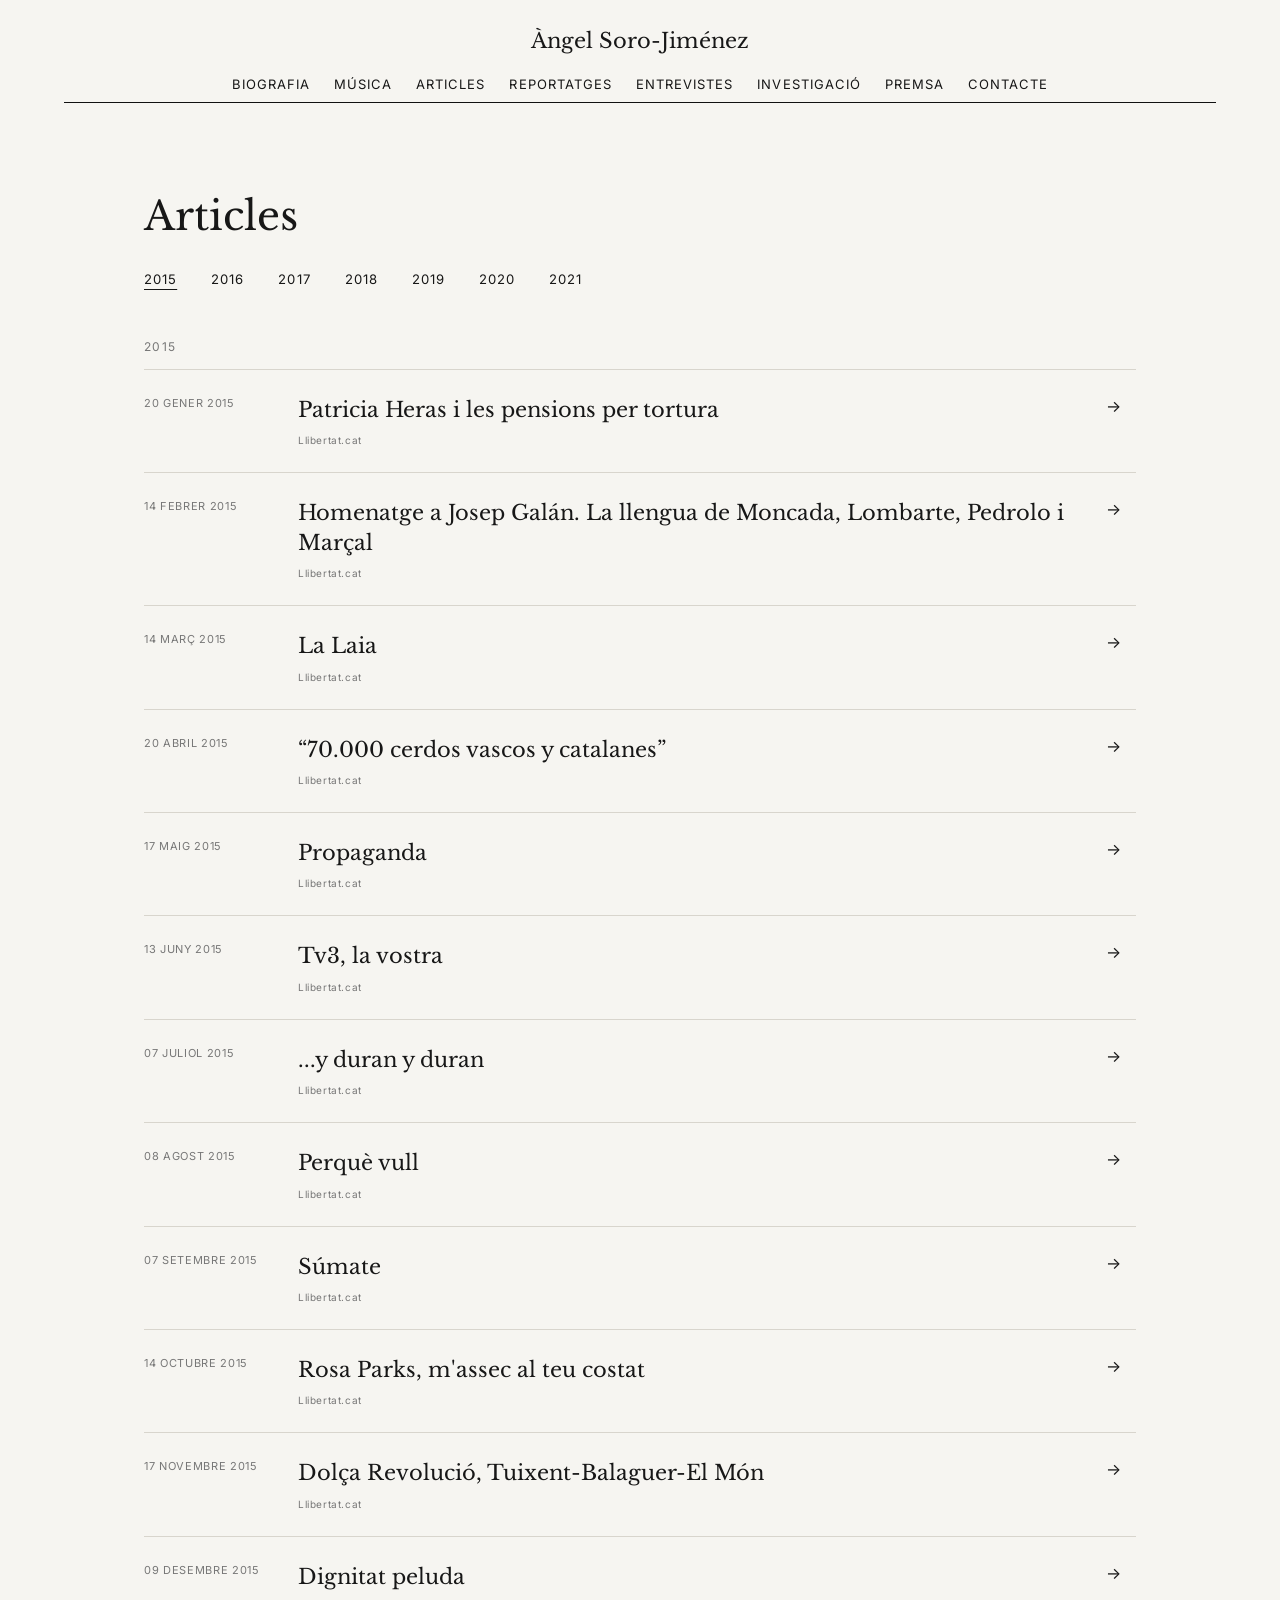
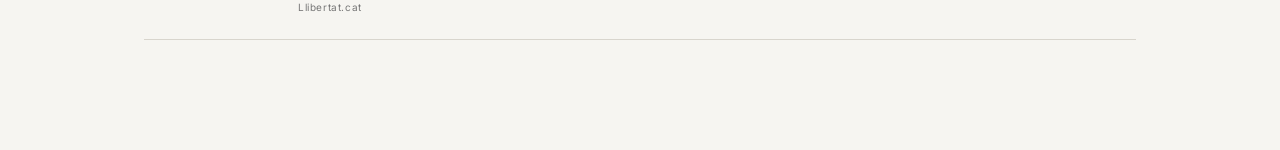
<file: articles_actualitzat_2021.html>
<!doctype html>
<html lang="ca">
<head>
<meta charset="utf-8">
<meta name="viewport" content="width=device-width,initial-scale=1">
<title>Articles · Àngel Soro-Jiménez</title>
<link rel="stylesheet" href="styles.css">
<style>
/* Selector d'anys: mateixa línia visual que la navegació principal */
.year-tabs{display:flex;gap:34px;align-items:center;margin:0 0 42px;padding:0;border:0}
.year-tab{font:inherit;font-size:.82rem;letter-spacing:.08em;text-transform:uppercase;text-decoration:none;color:inherit;background:none;border:0;padding:0;cursor:pointer}
.year-tab.active{text-decoration:underline;text-underline-offset:5px}
.year-tab:hover{text-decoration:underline;text-underline-offset:5px}
.archive{display:none}
.archive.active{display:block}
#2020 .item h2 a{color:inherit;text-decoration:none}
#2020 .item h2 a:hover,#2020 .item h2 a:focus{text-decoration:none;color:inherit}
.archive-subtitle{font-size:.72rem;letter-spacing:.12em;text-transform:uppercase;margin:0 0 16px}
 .medium{font-size:.9rem;letter-spacing:.02em}
</style>
</head>
<body>
<header>
<a class="brand" href="index.html">Àngel Soro-Jiménez</a>
<nav>
<a href="biografia.html">BIOGRAFIA</a>
<a href="concerts.html">MÚSICA</a>
<a href="articles.html">ARTICLES</a>
<a href="reportatges.html">REPORTATGES</a>
<a href="entrevistes.html">ENTREVISTES</a>
<a href="investigacio.html">INVESTIGACIÓ</a>
<a href="premsa.html">PREMSA</a>
<a href="contacte.html">CONTACTE</a>
</nav>
</header>
<main class="page">
<h1>Articles</h1>
<div class="year-tabs" aria-label="Anys d'articles">
<button class="year-tab active" type="button" data-year="2015">2015</button>
<button class="year-tab" type="button" data-year="2016">2016</button>
<button class="year-tab" type="button" data-year="2017">2017</button>
<button class="year-tab" type="button" data-year="2018">2018</button>
<button class="year-tab" type="button" data-year="2019">2019</button>
<button class="year-tab" type="button" data-year="2020">2020</button>
 <button class="year-tab" type="button" data-year="2021">2021</button>
</div>
<section class="archive active" id="2015">
<div class="year">2015</div>

<a class="item" href="https://www.llibertat.cat/2015/01/patricia-heras-i-les-pensions-per-tortura-29420" target="_blank" rel="noopener"><div class="date">20 GENER 2015</div><div><h2>Patricia Heras i les pensions per tortura</h2><div class="medium">Llibertat.cat</div></div><div>→</div></a>
<a class="item" href="https://www.llibertat.cat/2015/02/homenatge-a-josep-galan.-la-llengua-de-moncada-lombarte-pedrolo-i-marcal-29748" target="_blank" rel="noopener"><div class="date">14 FEBRER 2015</div><div><h2>Homenatge a Josep Galán. La llengua de Moncada, Lombarte, Pedrolo i Marçal</h2><div class="medium">Llibertat.cat</div></div><div>→</div></a>
<a class="item" href="https://www.llibertat.cat/2015/03/la-laia-30087" target="_blank" rel="noopener"><div class="date">14 MARÇ 2015</div><div><h2>La Laia</h2><div class="medium">Llibertat.cat</div></div><div>→</div></a>
<a class="item" href="https://www.llibertat.cat/2015/04/-70.000-cerdos-vascos-y-catalanes-30575" target="_blank" rel="noopener"><div class="date">20 ABRIL 2015</div><div><h2>“70.000 cerdos vascos y catalanes”</h2><div class="medium">Llibertat.cat</div></div><div>→</div></a>
<a class="item" href="https://www.llibertat.cat/2015/05/propaganga-30902" target="_blank" rel="noopener"><div class="date">17 MAIG 2015</div><div><h2>Propaganda</h2><div class="medium">Llibertat.cat</div></div><div>→</div></a>
<a class="item" href="https://www.llibertat.cat/2015/06/tv3-la-vostra-31249" target="_blank" rel="noopener"><div class="date">13 JUNY 2015</div><div><h2>Tv3, la vostra</h2><div class="medium">Llibertat.cat</div></div><div>→</div></a>
<a class="item" href="https://www.llibertat.cat/2015/07/...y-duran-y-duran-31544" target="_blank" rel="noopener"><div class="date">07 JULIOL 2015</div><div><h2>...y duran y duran</h2><div class="medium">Llibertat.cat</div></div><div>→</div></a>
<a class="item" href="https://www.llibertat.cat/2015/08/perque-vull-31901" target="_blank" rel="noopener"><div class="date">08 AGOST 2015</div><div><h2>Perquè vull</h2><div class="medium">Llibertat.cat</div></div><div>→</div></a>
<a class="item" href="https://www.llibertat.cat/2015/09/sumate-la-franja-de-lleida.-primer-texto-en-palao-32209" target="_blank" rel="noopener"><div class="date">07 SETEMBRE 2015</div><div><h2>Súmate</h2><div class="medium">Llibertat.cat</div></div><div>→</div></a>
<a class="item" href="https://www.llibertat.cat/2015/10/rosa-parks-m-assec-al-teu-costat-32652" target="_blank" rel="noopener"><div class="date">14 OCTUBRE 2015</div><div><h2>Rosa Parks, m'assec al teu costat</h2><div class="medium">Llibertat.cat</div></div><div>→</div></a>
<a class="item" href="https://www.llibertat.cat/2015/11/dolca-revolucio-tuixent-balaguer-el-mon-33084" target="_blank" rel="noopener"><div class="date">17 NOVEMBRE 2015</div><div><h2>Dolça Revolució, Tuixent-Balaguer-El Món</h2><div class="medium">Llibertat.cat</div></div><div>→</div></a>
<a class="item" href="https://www.llibertat.cat/2015/12/dignitat-peluda-33339" target="_blank" rel="noopener"><div class="date">09 DESEMBRE 2015</div><div><h2>Dignitat peluda</h2><div class="medium">Llibertat.cat</div></div><div>→</div></a>
</section>
<section class="archive" id="2016">
<div class="year">2016</div>

<a class="item" href="https://www.naiz.eus/es/iritzia/articulos/de-etxarri-aranatz-a-la-ola-de-consultas" target="_blank" rel="noopener"><div class="date">30 OCTUBRE 2016</div><div><h2>De Etxarri-Aranatz a la ola de consultas</h2><div class="medium">Naiz</div></div><div>→</div></a>

<a class="item" href="https://www.llibertat.cat/2016/01/-las-putas-de-la-cup-resposta-a-l-article-el-sentit-cupaire-del-terme-33804" target="_blank" rel="noopener"><div class="date">30 GENER 2016</div><div><h2>Resposta a l’article “El sentit cupaire del terme”</h2><div class="medium">Llibertat.cat</div></div><div>→</div></a>
<a class="item" href="https://www.llibertat.cat/2016/02/batec-de-franja.-mequinensa-34036" target="_blank" rel="noopener"><div class="date">19 FEBRER 2016</div><div><h2>Batec de Franja. Mequinensa</h2><div class="medium">Llibertat.cat</div></div><div>→</div></a>
<a class="item" href="https://www.llibertat.cat/2016/03/sols-el-poble-salva-el-poble-34284" target="_blank" rel="noopener"><div class="date">10 MARÇ 2016</div><div><h2>Sols el poble salva el poble</h2><div class="medium">Llibertat.cat</div></div><div>→</div></a>
<a class="item" href="https://www.llibertat.cat/2016/04/carta-sense-gluten-34663" target="_blank" rel="noopener"><div class="date">15 ABRIL 2016</div><div><h2>Carta sense gluten</h2><div class="medium">Llibertat.cat</div></div><div>→</div></a>
<a class="item" href="https://www.llibertat.cat/2016/05/la-llotja-i-el-gol-nord-el-roser-i-el-botifler-35064" target="_blank" rel="noopener"><div class="date">20 MAIG 2016</div><div><h2>La llotja i el gol nord, el Roser i el botifler</h2><div class="medium">Llibertat.cat</div></div><div>→</div></a>
<a class="item" href="https://www.llibertat.cat/2016/06/nietzsche-i-el-goril-la-harambe-35367" target="_blank" rel="noopener"><div class="date">14 JUNY 2016</div><div><h2>Nietzsche i el goril·la Harambe</h2><div class="medium">Llibertat.cat</div></div><div>→</div></a>
<a class="item" href="https://www.llibertat.cat/2016/07/conveniencia-i-fusio-35689" target="_blank" rel="noopener"><div class="date">14 JULIOL 2016</div><div><h2>Conveniència i fusió</h2><div class="medium">Llibertat.cat</div></div><div>→</div></a>
<a class="item" href="https://www.llibertat.cat/2016/08/podemos-diluir-las-protestas-35981" target="_blank" rel="noopener"><div class="date">16 AGOST 2016</div><div><h2>Podemos diluir las protestas</h2><div class="medium">Llibertat.cat</div></div><div>→</div></a>
<a class="item" href="https://www.llibertat.cat/2016/09/tot-es-mentida-la-franja-2016-36288" target="_blank" rel="noopener"><div class="date">22 SETEMBRE 2016</div><div><h2>Tot és mentida (La Franja, 2016)</h2><div class="medium">Llibertat.cat</div></div><div>→</div></a>
<a class="item" href="https://www.llibertat.cat/2016/10/gure-esku-dago.-de-etxarri-aranatz-a-la-ola-de-consultas.-36597" target="_blank" rel="noopener"><div class="date">24 OCTUBRE 2016</div><div><h2>Gure Esku Dago. De Etxarri-Aranatz a la ola de consultas</h2><div class="medium">Llibertat.cat</div></div><div>→</div></a>
<a class="item" href="https://www.llibertat.cat/2016/11/democracia.-contradiccio-36861" target="_blank" rel="noopener"><div class="date">17 NOVEMBRE 2016</div><div><h2>Democràcia. Contradicció</h2><div class="medium">Llibertat.cat</div></div><div>→</div></a>
<a class="item" href="https://www.llibertat.cat/2016/12/carta-a-les-nenes-i-nens-de-perpinya-37105" target="_blank" rel="noopener"><div class="date">07 DESEMBRE 2016</div><div><h2>Carta a les nenes i nens de Perpinyà</h2><div class="medium">Llibertat.cat</div></div><div>→</div></a>
</section>

<section class="archive" id="2017">
<div class="year">2017</div>

<a class="item" href="https://www.llibertat.cat/2017/01/catalonia-calling-this-has-nothing-to-do-with-nationalism-37531" target="_blank" rel="noopener"><div class="date">20 GENER 2017</div><div><h2>Catalonia Calling: This has nothing to do with nationalism</h2><div class="medium">Llibertat.cat</div></div><div>→</div></a>
<a class="item" href="https://www.llibertat.cat/2017/02/populisme-aquell-mot-magic.-37720" target="_blank" rel="noopener"><div class="date">05 FEBRER 2017</div><div><h2>Populisme, aquell mot màgic</h2><div class="medium">Llibertat.cat</div></div><div>→</div></a>
<a class="item" href="https://www.llibertat.cat/2017/03/el-pont-de-fraga-1938-38062" target="_blank" rel="noopener"><div class="date">13 MARÇ 2017</div><div><h2>El Pont de Fraga, 1938</h2><div class="medium">Llibertat.cat</div></div><div>→</div></a>
<a class="item" href="https://www.llibertat.cat/2017/04/bon-vei-38386" target="_blank" rel="noopener"><div class="date">16 ABRIL 2017</div><div><h2>Bon veí</h2><div class="medium">Llibertat.cat</div></div><div>→</div></a>
<a class="item" href="https://www.llibertat.cat/2017/05/justicia-per-a-inigo-38722" target="_blank" rel="noopener"><div class="date">20 MAIG 2017</div><div><h2>Justícia per a Iñigo</h2><div class="medium">Llibertat.cat</div></div><div>→</div></a>
<a class="item" href="https://www.llibertat.cat/2017/06/del-corbins-de-7-anys-i-el-just-vencedor-39010" target="_blank" rel="noopener"><div class="date">14 JUNY 2017</div><div><h2>Del Corbins, de 7 anys i el just vencedor</h2><div class="medium">Llibertat.cat</div></div><div>→</div></a>
<a class="item" href="https://www.llibertat.cat/2017/07/va-com-va-39310" target="_blank" rel="noopener"><div class="date">13 JULIOL 2017</div><div><h2>Va com va</h2><div class="medium">Llibertat.cat</div></div><div>→</div></a>
<a class="item" href="https://www.llibertat.cat/2017/08/mots-pors-i-realitats-39497" target="_blank" rel="noopener"><div class="date">01 AGOST 2017</div><div><h2>Mots, pors i realitats</h2><div class="medium">Llibertat.cat</div></div><div>→</div></a>
<a class="item" href="https://www.llibertat.cat/2017/09/on-esta-l-unicorn-40013" target="_blank" rel="noopener"><div class="date">26 SETEMBRE 2017</div><div><h2>On està l’Unicorn?</h2><div class="medium">Llibertat.cat</div></div><div>→</div></a>
<a class="item" href="https://www.llibertat.cat/2017/10/2-octubre-dia-internacional-de-la-no-violencia-40146" target="_blank" rel="noopener"><div class="date">08 OCTUBRE 2017</div><div><h2>2 octubre, Dia Internacional de la no-violència</h2><div class="medium">Llibertat.cat</div></div><div>→</div></a>
<a class="item" href="https://www.llibertat.cat/2017/11/ovelles-aillades-40536" target="_blank" rel="noopener"><div class="date">18 NOVEMBRE 2017</div><div><h2>Ovelles aïllades</h2><div class="medium">Llibertat.cat</div></div><div>→</div></a>
<a class="item" href="https://www.llibertat.cat/2017/12/empatia-nul-la-40768" target="_blank" rel="noopener"><div class="date">13 DESEMBRE 2017</div><div><h2>Empatia nul·la</h2><div class="medium">Llibertat.cat</div></div><div>→</div></a>
</section>
<section class="archive" id="2018">
<div class="year">2018</div>

<a class="item" href="https://www.llibertat.cat/2018/01/escola-del-treball.-1-o-41010" target="_blank" rel="noopener"><div class="date">17 GENER 2018</div><div><h2>Escola del Treball. 1-O</h2><div class="medium">Llibertat.cat</div></div><div>→</div></a>
<a class="item" href="https://www.llibertat.cat/2018/02/reus-paris-londres-41179" target="_blank" rel="noopener"><div class="date">04 FEBRER 2018</div><div><h2>Reus – París - Londres</h2><div class="medium">Llibertat.cat</div></div><div>→</div></a>
<div class="item"><div class="date">04 MARÇ 2018</div><div><h2>Trattoria</h2><div class="medium">Llibertat.cat</div></div></div>
<div class="item"><div class="date">08 ABRIL 2018</div><div><h2>L’enveja i les cigonyes</h2><div class="medium">Llibertat.cat</div></div></div>
<a class="item" href="https://www.llibertat.cat/2018/05/moltes-gracies-eskerrik-asko-42101" target="_blank" rel="noopener"><div class="date">11 MAIG 2018</div><div><h2>Moltes gràcies, eskerrik asko</h2><div class="medium">Llibertat.cat</div></div><div>→</div></a>
<a class="item" href="https://www.llibertat.cat/2018/06/la-renuncia-42446" target="_blank" rel="noopener"><div class="date">18 JUNY 2018</div><div><h2>La renúncia</h2><div class="medium">Llibertat.cat</div></div><div>→</div></a>
<a class="item" href="https://www.llibertat.cat/2018/07/-negu-gorriak-a-salou-42577" target="_blank" rel="noopener"><div class="date">04 JULIOL 2018</div><div><h2>“Negu Gorriak” a Salou</h2><div class="medium">Llibertat.cat</div></div><div>→</div></a>
<a class="item" href="https://www.llibertat.cat/2018/08/el-nom-de-les-coses.-substitucio-salvatge-del-nom-de-la-llengua.-baix-cinca.-2018.-42899" target="_blank" rel="noopener"><div class="date">14 AGOST 2018</div><div><h2>El nom de les coses: Substitució salvatge del nom de la llengua. Baix Cinca. 2018</h2><div class="medium">Llibertat.cat</div></div><div>→</div></a>
<a class="item" href="https://www.llibertat.cat/2018/09/justicia-transformativa-43098" target="_blank" rel="noopener"><div class="date">15 SETEMBRE 2018</div><div><h2>Justicia transformativa</h2><div class="medium">Llibertat.cat</div></div><div>→</div></a>
<a class="item" href="https://www.llibertat.cat/2018/10/la-maternitat-d-elna-43344" target="_blank" rel="noopener"><div class="date">14 OCTUBRE 2018</div><div><h2>La Maternitat d’Elna</h2><div class="medium">Llibertat.cat</div></div><div>→</div></a>
<a class="item" href="https://www.llibertat.cat/2018/11/enfarinada-43611" target="_blank" rel="noopener"><div class="date">15 NOVEMBRE 2018</div><div><h2>Enfarinada</h2><div class="medium">Llibertat.cat</div></div><div>→</div></a>
<a class="item" href="https://www.llibertat.cat/2018/12/classes-pudents-als-catalans-i-catalanes-que-veieu-la-televisio-verda-43822" target="_blank" rel="noopener"><div class="date">07 DESEMBRE 2018</div><div><h2>Classes pudents: Als catalans i catalanes que veieu la televisió verda</h2><div class="medium">Llibertat.cat</div></div><div>→</div></a>
</section>
<section class="archive" id="2019">
<div class="year">2019</div>

<a class="item" href="https://www.llibertat.cat/2019/01/sororitat-44095" target="_blank" rel="noopener"><div class="date">16 GENER 2019</div><div><h2>Sororitat</h2><div class="medium">Llibertat.cat</div></div><div>→</div></a>
<a class="item" href="https://www.llibertat.cat/2019/02/mst-la-lluita-per-la-terra-44424" target="_blank" rel="noopener"><div class="date">17 FEBRER 2019</div><div><h2>MST, la lluita per la terra</h2><div class="medium">Llibertat.cat</div></div><div>→</div></a>
<a class="item" href="https://www.llibertat.cat/2019/03/el-gra-de-la-palla-44677" target="_blank" rel="noopener"><div class="date">18 MARÇ 2019</div><div><h2>El gra de la palla</h2><div class="medium">Llibertat.cat</div></div><div>→</div></a>
<a class="item" href="https://www.llibertat.cat/2019/04/parla-roger-espanol-44869" target="_blank" rel="noopener"><div class="date">05 ABRIL 2019</div><div><h2>Parla Roger Español</h2><div class="medium">Llibertat.cat</div></div><div>→</div></a>
<a class="item" href="https://www.llibertat.cat/2019/05/parla-miquel-marcelino-45214" target="_blank" rel="noopener"><div class="date">15 MAIG 2019</div><div><h2>Parla Miquel Marcelino</h2><div class="medium">Llibertat.cat</div></div><div>→</div></a>
<a class="item" href="https://www.llibertat.cat/2019/06/manual-linguistic-per-a-confusos-45479" target="_blank" rel="noopener"><div class="date">17 JUNY 2019</div><div><h2>Manual lingüístic per a confusos</h2><div class="medium">Llibertat.cat</div></div><div>→</div></a>
<a class="item" href="https://www.llibertat.cat/2019/07/parla-carles-vinas-45671" target="_blank" rel="noopener"><div class="date">15 JULIOL 2019</div><div><h2>Parla Carles Viñas</h2><div class="medium">Llibertat.cat</div></div><div>→</div></a>
<a class="item" href="https://www.llibertat.cat/2019/08/el-naixement-de-la-tragedia-45881" target="_blank" rel="noopener"><div class="date">26 AGOST 2019</div><div><h2>El naixement de la tragèdia</h2><div class="medium">Llibertat.cat</div></div><div>→</div></a>
<a class="item" href="https://www.llibertat.cat/2019/09/parla-hong-kong-46065" target="_blank" rel="noopener"><div class="date">23 SETEMBRE 2019</div><div><h2>Parla Hong Kong</h2><div class="medium">Llibertat.cat</div></div><div>→</div></a>
<a class="item" href="https://www.llibertat.cat/2019/09/voice-of-hong-kong-46076" target="_blank" rel="noopener"><div class="date">24 SETEMBRE 2019</div><div><h2>Voice of Hong Kong</h2><div class="medium">Llibertat.cat</div></div><div>→</div></a>
<a class="item" href="https://www.llibertat.cat/2019/10/lletra-morta-46229" target="_blank" rel="noopener"><div class="date">13 OCTUBRE 2019</div><div><h2>Lletra morta</h2><div class="medium">Llibertat.cat</div></div><div>→</div></a>
<a class="item" href="https://www.llibertat.cat/2019/11/mascares-arreu-contaminacio-per-classes-46524" target="_blank" rel="noopener"><div class="date">17 NOVEMBRE 2019</div><div><h2>Màscares arreu: Contaminació per classes</h2><div class="medium">Llibertat.cat</div></div><div>→</div></a>
<a class="item" href="https://www.llibertat.cat/2019/12/la-franja-al-castellet-el-canigo-encen-la-flama-46708" target="_blank" rel="noopener"><div class="date">12 DESEMBRE 2019</div><div><h2>La Franja al Castellet: El Canigó, encén la flama</h2><div class="medium">Llibertat.cat</div></div><div>→</div></a>
</section>

<section class="archive" id="2020">
<div class="year">2020</div>
<a class="item" href="https://www.llibertat.cat/2020/01/clavar-se-en-bucs-46909" target="_blank" rel="noopener"><div class="date">17 GENER 2020</div><div><h2>Clavar-se en bucs</h2><div class="medium">Llibertat.cat</div></div><div>→</div></a>
<div class="item"><div class="date">23 FEBRER 2020</div><div><h2>Agranar escales avall</h2><div class="medium">Llibertat.cat</div></div></div>
<div class="item"><div class="date">17 MARÇ 2020</div><div><h2>Córrer la brama</h2><div class="medium">Llibertat.cat</div></div></div>
<div class="item"><div class="date">15 ABRIL 2020</div><div><h2>Tot anirà bé?</h2><div class="medium">Llibertat.cat</div></div></div>
<div class="item"><div class="date">12 MAIG 2020</div><div><h2>Germans de terra</h2><div class="medium">Llibertat.cat</div></div></div>
<div class="item"><div class="date">21 JUNY 2020</div><div><h2>Lleida, allò que el vent s’endugué</h2><div class="medium">Llibertat.cat</div></div></div>
<a class="item" href="https://www.llibertat.cat/2020/07/na-sir-s-na-seachainn-an-cath-48583" target="_blank" rel="noopener"><div class="date">27 JULIOL 2020</div><div><h2>Na sir 's na seachainn an cath* (*Ni cerquis ni defugis la batalla)</h2><div class="medium">Llibertat.cat</div></div><div>→</div></a>
<div class="item"><div class="date">25 AGOST 2020</div><div><h2>Per tu, Javier</h2><div class="medium">Llibertat.cat</div></div></div>
<a class="item" href="https://www.llibertat.cat/2020/09/maxima-acuna-48840" target="_blank" rel="noopener"><div class="date">20 SETEMBRE 2020</div><div><h2>Máxima Acuña</h2><div class="medium">Llibertat.cat</div></div><div>→</div></a>
<div class="item"><div class="date">14 OCTUBRE 2020</div><div><h2>De la Franja a Burjassot. A la família d’en Guillem Agulló</h2><div class="medium">Llibertat.cat</div></div></div>
<a class="item" href="https://www.llibertat.cat/2020/11/la-rentadora-d-arrasate-49226" target="_blank" rel="noopener"><div class="date">23 NOVEMBRE 2020</div><div><h2>La rentadora d’Arrasate</h2><div class="medium">Llibertat.cat</div></div><div>→</div></a>
<a class="item" href="https://www.llibertat.cat/2020/12/fouad-el-preu-de-la-llibertat-49372" target="_blank" rel="noopener"><div class="date">24 DESEMBRE 2020</div><div><h2>Fouad, el preu de la llibertat</h2><div class="medium">Llibertat.cat</div></div><div>→</div></a>
</section>
<section class="archive" id="2021">
<div class="year">2021</div>

<a class="item" href="https://www.llibertat.cat/2021/01/clint-eastwood-parla-catala-49599" target="_blank" rel="noopener">
<div class="date">27 GENER 2021</div>
<div>
<h2>Clint Eastwood parla català</h2>
<div class="medium">Llibertat.cat</div>
</div>
<div>→</div>
</a>

<a class="item" href="https://www.llibertat.cat/2021/02/aixo-no-es-el-paradis-49836" target="_blank" rel="noopener">
<div class="date">21 FEBRER 2021</div>
<div>
<h2>Això no és el paradís</h2>
<div class="medium">Llibertat.cat</div>
</div>
<div>→</div>
</a>

<a class="item" href="https://www.llibertat.cat/2021/03/parla-l-alex-vendrell-inadaptats-eina-50383" target="_blank" rel="noopener">
<div class="date">MARÇ 2021</div>
<div>
<h2>Parla l’Àlex Vendrell (Inadaptats – Eina)</h2>
<div class="medium">Llibertat.cat</div>
</div>
<div>→</div>
</a>

<a class="item" href="https://www.llibertat.cat/2021/03/parla-la-penya-trabucaires-cat-amb-l-usap-50072" target="_blank" rel="noopener">
<div class="date">22 MARÇ 2021</div>
<div>
<h2>USAP, entrevista als Trabucaires</h2>
<div class="medium">Llibertat.cat</div>
</div>
<div>→</div>
</a>

<a class="item" href="https://www.llibertat.cat/2021/05/no-tot-s-hi-val-50522" target="_blank" rel="noopener">
<div class="date">MAIG 2021</div>
<div>
<h2>No tot s’hi val</h2>
<div class="medium">Llibertat.cat</div>
</div>
<div>→</div>
</a>

<a class="item" href="https://www.llibertat.cat/2021/06/quaranta-anys-dels-blocs-h-50728" target="_blank" rel="noopener">
<div class="date">29 JUNY 2021</div>
<div>
<h2>Quaranta anys dels blocs H</h2>
<div class="medium">Llibertat.cat</div>
</div>
<div>→</div>
</a>

<a class="item" href="https://www.llibertat.cat/2021/07/confonguem-los-dividim-los-50876" target="_blank" rel="noopener">
<div class="date">18 JULIOL 2021</div>
<div>
<h2>Confonguem-los, dividim-los</h2>
<div class="medium">Llibertat.cat</div>
</div>
<div>→</div>
</a>

<a class="item" href="https://www.llibertat.cat/2021/08/manel-maria-carbonell-1925-2020-51041" target="_blank" rel="noopener">
<div class="date">19 AGOST 2021</div>
<div>
<h2>Manel Maria Carbonell (1925-2020)</h2>
<div class="medium">Llibertat.cat</div>
</div>
<div>→</div>
</a>

<a class="item" href="https://www.llibertat.cat/2021/09/parla-carme-junyent-51183" target="_blank" rel="noopener">
<div class="date">15 SETEMBRE 2021</div>
<div>
<h2>Carme Junyent: "Prescindir de l'arbitrarietat del gènere gramatical és un greu error que, a més, perjudica les dones"</h2>
<div class="medium">Llibertat.cat</div>
</div>
<div>→</div>
</a>

<a class="item" href="https://www.llibertat.cat/2021/10/manuel-de-pedrolo-aqui-i-avui-51356" target="_blank" rel="noopener">
<div class="date">17 OCTUBRE 2021</div>
<div>
<h2>Manuel de Pedrolo, aquí i avui</h2>
<div class="medium">Llibertat.cat</div>
</div>
<div>→</div>
</a>

<a class="item" href="https://www.llibertat.cat/2021/11/parla-adelais-de-pedrolo-51548" target="_blank" rel="noopener">
<div class="date">18 NOVEMBRE 2021</div>
<div>
<h2>Parla Adelais de Pedrolo: "...sempre va reivindicar la independència dels Països Catalans, que sempre va escriure en català..."</h2>
<div class="medium">Llibertat.cat</div>
</div>
<div>→</div>
</a>

<a class="item" href="https://www.llibertat.cat/2021/12/de-baia-mare-a-tragadero-grande-51750" target="_blank" rel="noopener">
<div class="date">21 DESEMBRE 2021</div>
<div>
<h2>De Baia Mare a Tragadero Grande</h2>
<div class="medium">Llibertat.cat</div>
</div>
<div>→</div>
</a>
</section></section>
</main>
<script>
document.querySelectorAll('.year-tab').forEach(function(button){
  button.addEventListener('click', function(){
    var year = this.dataset.year;
    document.querySelectorAll('.year-tab').forEach(function(b){b.classList.toggle('active', b.dataset.year === year);});
    document.querySelectorAll('.archive').forEach(function(section){section.classList.toggle('active', section.id === year);});
    history.replaceState(null, '', '#' + year);
  });
});
(function(){
  var year = location.hash.replace('#','');
  var button = document.querySelector('.year-tab[data-year="' + year + '"]');
  if(button) button.click();
})();
</script>
</body>
</html>
</file>
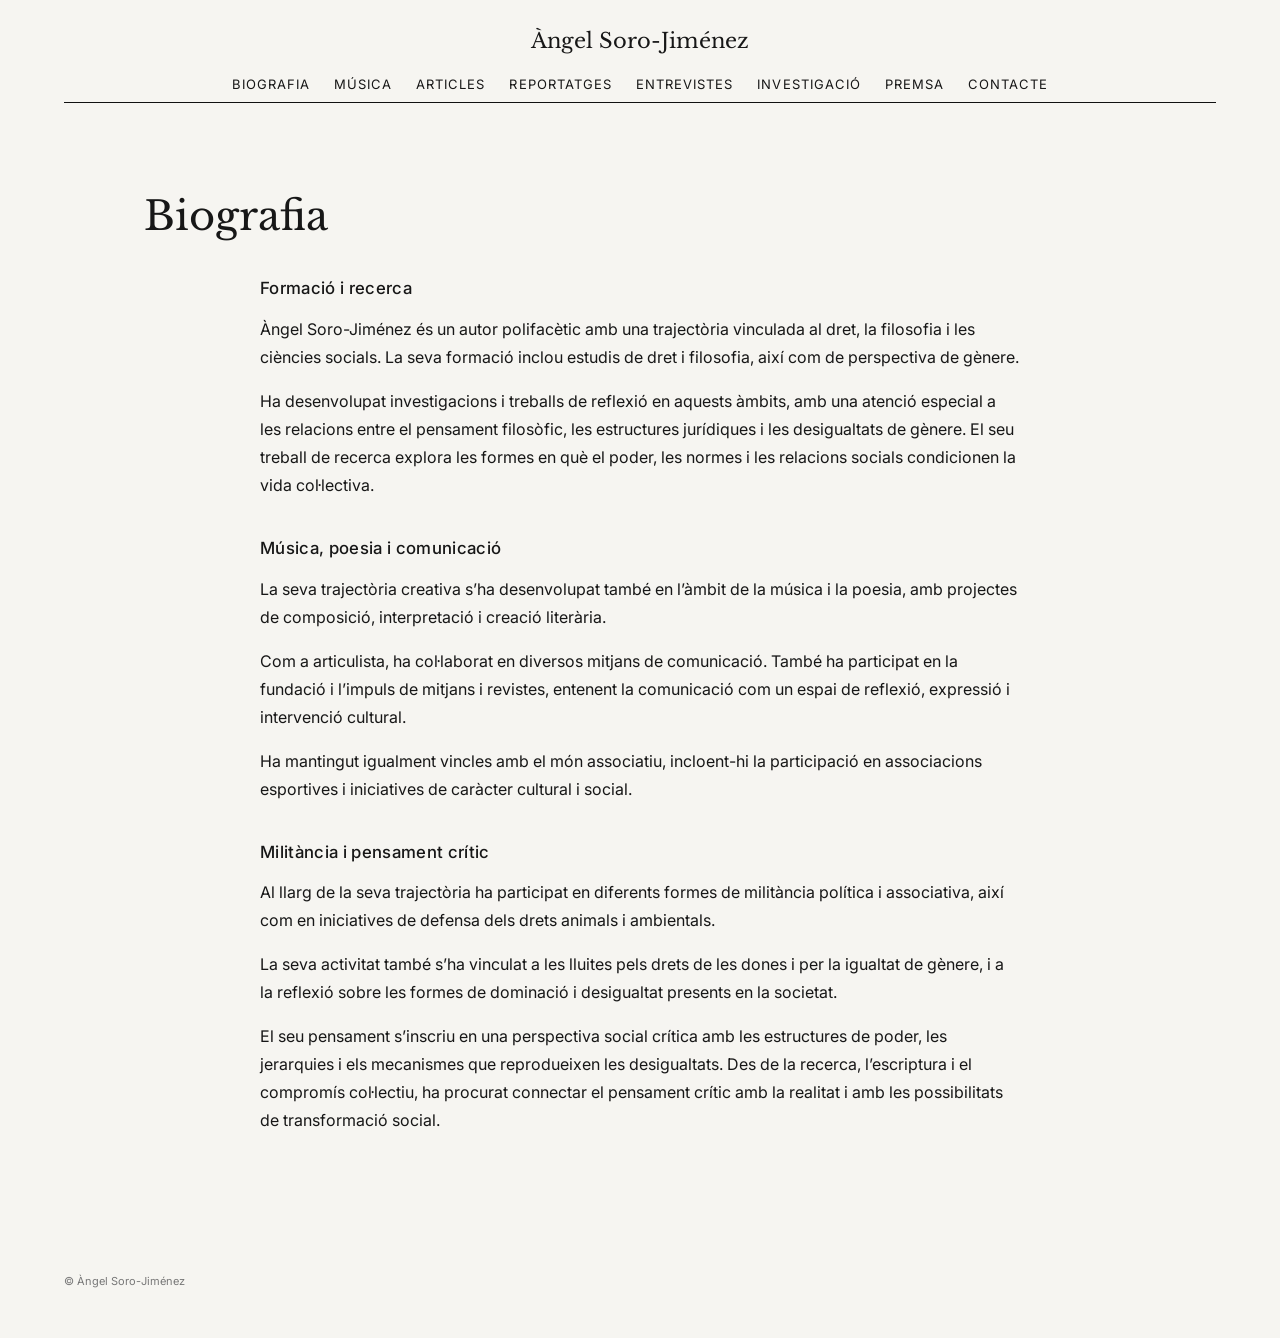
<file: biografia.html>
<!doctype html>
<html lang="ca">
<head>
<meta charset="utf-8">
<meta name="viewport" content="width=device-width,initial-scale=1">
<title>Biografia · Àngel Soro-Jiménez</title>
<link rel="stylesheet" href="styles.css">
<style>
.biography {
  line-height: 1.75;
  text-align: left;
  max-width: 760px;
  margin: 0 auto;
}
.biography h2 {
  font-size: 1.05rem;
  font-weight: 500;
  margin: 2.2rem 0 0.7rem;
  letter-spacing: 0.02em;
}
.biography p { margin: 0 0 1rem; }
</style>
</head>
<body>
<header>
<a class="brand" href="index.html">Àngel Soro-Jiménez</a>
<nav>
<a href="biografia.html">BIOGRAFIA</a>
<a href="concerts.html">MÚSICA</a>
<a href="articles.html">ARTICLES</a>
<a href="reportatges.html">REPORTATGES</a>
<a href="entrevistes.html">ENTREVISTES</a>
<a href="investigacio.html">INVESTIGACIÓ</a>
<a href="premsa.html">PREMSA</a>
<a href="contacte.html">CONTACTE</a>
</nav>
</header>
<main class="page">
<h1>Biografia</h1>
<div class="biography">
<h2>Formació i recerca</h2>
<p>Àngel Soro-Jiménez és un autor polifacètic amb una trajectòria vinculada al dret, la filosofia i les ciències socials. La seva formació inclou estudis de dret i filosofia, així com de perspectiva de gènere.</p>
<p>Ha desenvolupat investigacions i treballs de reflexió en aquests àmbits, amb una atenció especial a les relacions entre el pensament filosòfic, les estructures jurídiques i les desigualtats de gènere. El seu treball de recerca explora les formes en què el poder, les normes i les relacions socials condicionen la vida col·lectiva.</p>

<h2>Música, poesia i comunicació</h2>
<p>La seva trajectòria creativa s’ha desenvolupat també en l’àmbit de la música i la poesia, amb projectes de composició, interpretació i creació literària.</p>
<p>Com a articulista, ha col·laborat en diversos mitjans de comunicació. També ha participat en la fundació i l’impuls de mitjans i revistes, entenent la comunicació com un espai de reflexió, expressió i intervenció cultural.</p>
<p>Ha mantingut igualment vincles amb el món associatiu, incloent-hi la participació en associacions esportives i iniciatives de caràcter cultural i social.</p>

<h2>Militància i pensament crític</h2>
<p>Al llarg de la seva trajectòria ha participat en diferents formes de militància política i associativa, així com en iniciatives de defensa dels drets animals i ambientals.</p>
<p>La seva activitat també s’ha vinculat a les lluites pels drets de les dones i per la igualtat de gènere, i a la reflexió sobre les formes de dominació i desigualtat presents en la societat.</p>
<p>El seu pensament s’inscriu en una perspectiva social crítica amb les estructures de poder, les jerarquies i els mecanismes que reprodueixen les desigualtats. Des de la recerca, l’escriptura i el compromís col·lectiu, ha procurat connectar el pensament crític amb la realitat i amb les possibilitats de transformació social.</p>
</div>
</main>
<footer>© Àngel Soro-Jiménez</footer>
</body>
</html>
</file>
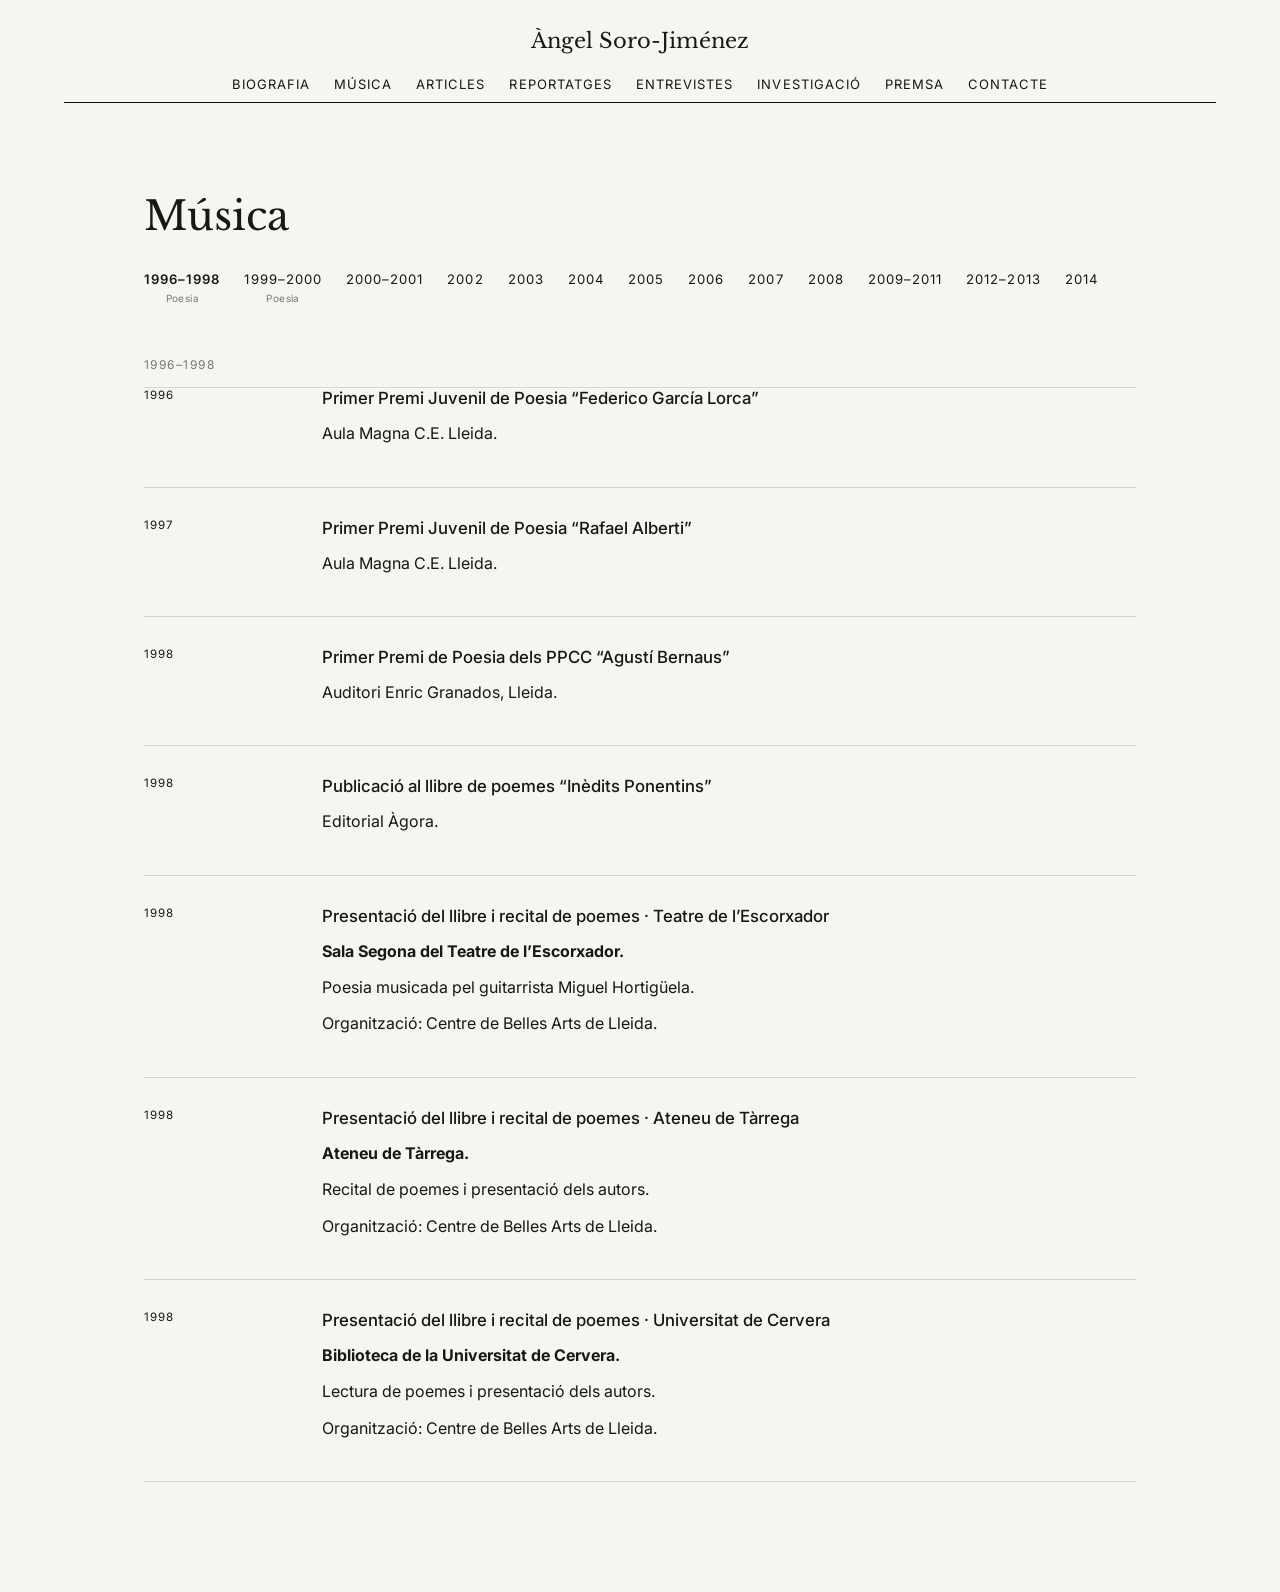
<file: concerts.html>
<!doctype html>
<html lang="ca">
<head>
<meta charset="utf-8">
<meta name="viewport" content="width=device-width,initial-scale=1">
<title>Música · Àngel Soro-Jiménez</title>
<link rel="stylesheet" href="styles.css">
<style>
.year-tabs{display:flex;flex-wrap:wrap;gap:24px;align-items:flex-start;margin:0 0 42px;padding:0;border:0}
.year-tab{font:inherit;font-size:.82rem;letter-spacing:.08em;text-transform:uppercase;text-decoration:none;color:inherit;background:none;border:0;padding:0;cursor:pointer;display:inline-block;line-height:1.35}
.year-tab.active{text-decoration:none;font-weight:600}
.year-tab small{display:block;font-size:.62rem;letter-spacing:.04em;text-transform:none;font-weight:400;margin-top:3px}
.year-tab:hover{text-decoration:none;opacity:.7}
.archive{display:none}
.archive.active{display:block}
.music-item{display:grid;grid-template-columns:150px 1fr;gap:28px;padding:0 0 30px;margin:0 0 30px;border-bottom:1px solid rgba(0,0,0,.14)}
.music-date{font-size:.72rem;letter-spacing:.08em;text-transform:uppercase}
.music-item h2{font-size:1.05rem;font-weight:500;margin:0 0 12px}
.music-item p{margin:0 0 10px;line-height:1.65}
.music-item ul{margin:8px 0 0;padding-left:20px;line-height:1.65}
.music-item li{margin-bottom:12px}
@media(max-width:700px){.music-item{grid-template-columns:1fr;gap:8px}}
</style>
</head>
<body>
<header>
<a class="brand" href="index.html">Àngel Soro-Jiménez</a>
<nav>
<a href="biografia.html">BIOGRAFIA</a><a href="concerts.html">MÚSICA</a><a href="articles.html">ARTICLES</a><a href="reportatges.html">REPORTATGES</a><a href="entrevistes.html">ENTREVISTES</a><a href="investigacio.html">INVESTIGACIÓ</a><a href="premsa.html">PREMSA</a><a href="contacte.html">CONTACTE</a>
</nav>
</header>
<main class="page">
<h1>Música</h1>
<div class="year-tabs" aria-label="Arxiu de poesia i música">
<button class="year-tab active" type="button" data-year="poesia-1996-1998"><span>1996–1998</span><small>Poesia</small></button>
<button class="year-tab" type="button" data-year="poesia-1999-2000"><span>1999–2000</span><small>Poesia</small></button>
<button class="year-tab" type="button" data-year="2000-2001"><span>2000–2001</span></button>
<button class="year-tab" type="button" data-year="2002"><span>2002</span></button>
<button class="year-tab" type="button" data-year="2003"><span>2003</span></button>
<button class="year-tab" type="button" data-year="2004"><span>2004</span></button>
<button class="year-tab" type="button" data-year="2005"><span>2005</span></button>
<button class="year-tab" type="button" data-year="2006"><span>2006</span></button>
<button class="year-tab" type="button" data-year="2007"><span>2007</span></button>
<button class="year-tab" type="button" data-year="2008"><span>2008</span></button>
<button class="year-tab" type="button" data-year="2009-2011"><span>2009–2011</span></button>
<button class="year-tab" type="button" data-year="2012-2013"><span>2012–2013</span></button>
<button class="year-tab" type="button" data-year="2014"><span>2014</span></button>
</div>

<section class="archive active" id="poesia-1996-1998">
<div class="year">1996–1998</div>
<div class="music-item"><div class="music-date">1996</div><div><h2>Primer Premi Juvenil de Poesia “Federico García Lorca”</h2><p>Aula Magna C.E. Lleida.</p></div></div>
<div class="music-item"><div class="music-date">1997</div><div><h2>Primer Premi Juvenil de Poesia “Rafael Alberti”</h2><p>Aula Magna C.E. Lleida.</p></div></div>
<div class="music-item"><div class="music-date">1998</div><div><h2>Primer Premi de Poesia dels PPCC “Agustí Bernaus”</h2><p>Auditori Enric Granados, Lleida.</p></div></div>
<div class="music-item"><div class="music-date">1998</div><div><h2>Publicació al llibre de poemes “Inèdits Ponentins”</h2><p>Editorial Àgora.</p></div></div>
<div class="music-item"><div class="music-date">1998</div><div><h2>Presentació del llibre i recital de poemes · Teatre de l’Escorxador</h2><p><strong>Sala Segona del Teatre de l’Escorxador.</strong></p><p>Poesia musicada pel guitarrista Miguel Hortigüela.</p><p>Organització: Centre de Belles Arts de Lleida.</p></div></div>
<div class="music-item"><div class="music-date">1998</div><div><h2>Presentació del llibre i recital de poemes · Ateneu de Tàrrega</h2><p><strong>Ateneu de Tàrrega.</strong></p><p>Recital de poemes i presentació dels autors.</p><p>Organització: Centre de Belles Arts de Lleida.</p></div></div>
<div class="music-item"><div class="music-date">1998</div><div><h2>Presentació del llibre i recital de poemes · Universitat de Cervera</h2><p><strong>Biblioteca de la Universitat de Cervera.</strong></p><p>Lectura de poemes i presentació dels autors.</p><p>Organització: Centre de Belles Arts de Lleida.</p></div></div>
</section>

<section class="archive" id="poesia-1999-2000">
<div class="year">1999–2000</div>
<div class="music-item"><div class="music-date">1999</div><div><h2>Primer recital de presentació individual “Poesia combativa”</h2><p>Local Social de la Plaça del Clot de Lleida.</p><p>Poesia musicada per:</p><ul><li>Maria Mora (flauta travessera).</li><li>Jessica Farrè (guitarra clàssica).</li><li>Carmè Garrigó (percussió).</li></ul><p>Organització: l’autor i el Local Social del Clot de Lleida.</p></div></div>
<div class="music-item"><div class="music-date">1999</div><div><h2>Recital de poesia musicada i teatre “Pensamiento disidente”</h2><p>Sala Primera del Teatre de l’Escorxador de Lleida.</p><p>Poesia musicada per:</p><ul><li>Miguel Hortigüela (guitarra clàssica).</li><li>Carmè Garrigó (marimba).</li><li>Inès Paules (clarinet).</li><li>Maria Mora (flauta travessera).</li><li>Isabel Puig (acordió i gralla).</li><li>Jesús Soro (actor).</li><li>Jordi Paris (actor).</li><li>Marc Terès (il·luminació).</li><li>Gerard Juanos (logística).</li></ul><p>Organització, guió i poesia: Àngel Soro.</p></div></div>
<div class="music-item"><div class="music-date">2000</div><div><h2>Recital de poesia intimista “Aixequem el puny”</h2><p>Sala Naúsica de l’Ateneu Popular de Ponent de Lleida.</p><p>Recital de poesia mà a mà amb Miguel Hortigüela (guitarra clàssica).</p><p>Organització, guió i poesia: Àngel Soro.</p></div></div>
<div class="music-item"><div class="music-date">2000</div><div><h2>Recital de poesia “Pedres”</h2><p>Sala del Castell de Bellpuig.</p><p>Poesies d’Àngel Soro i música d’Hector Guiu (violí).</p><p>Organitza: Revers.</p></div></div>
<div class="music-item"><div class="music-date">2000</div><div><h2>Recital de poesia “Seguem cadenes”</h2><p>Sala del Jutjat de Pau de les Borges Blanques.</p><p>Poesies d’Àngel Soro i música d’Hector Guiu (violí).</p><p>Organitza: Revers.</p></div></div>
</section>

<section class="archive" id="2000-2001"><div class="year">2000–2001</div>


<div class="music-item"><div class="music-date">2000</div><div><h2>Primer concert com a cantautor, “Pensativa”</h2><p>Pati de les Heures de la Universitat de Lleida.</p><p>Àngel Soro i Miquel del Roig.</p><p>Organitza: Plataforma per la Universitat Pública.</p></div></div>
<div class="music-item"><div class="music-date">2000</div><div><h2>Concert de recolzament als moviments socials</h2><p>Sala Nomon de Mollerussa.</p><p>Àngel Soro i Euria Ederra (veu femenina).</p><p>Organitza: Rauxa.</p></div></div>
<div class="music-item"><div class="music-date">2000</div><div><h2>Recital de poesia “Trobada per la llengua”</h2><p>Plaça del Terrall de les Borges Blanques.</p><p>Organitza: col·lectiu l’Espenta.</p></div></div>


<div class="music-item"><div class="music-date">2001</div><div><h2>Concert Festa Solidària</h2><p>Centre de Treball Social de la Universitat de Lleida.</p><p>Organitza: Consell de l’Estudiantat de la Facultat de Treball Social.</p></div></div>
<div class="music-item"><div class="music-date">2001</div><div><h2>Concert de Sant Jordi</h2><p>Teatre de la Panera de Castellserà.</p><p>Organitza: Regidoria de Cultura. Ajuntament de Castellserà.</p></div></div>
<div class="music-item"><div class="music-date">2001</div><div><h2>Concert a l’entrega dels Premis “Manuel de Pedrolo”</h2><p>Cafè del Teatre de l’Escorxador.</p><p>Organitza: Ateneu Independentista de Ponent.</p></div></div>
<div class="music-item"><div class="music-date">2001</div><div><h2>Concert al Teatre: Àngel Soro i Pomada</h2><p>Cafè del Teatre de l’Escorxador.</p><p>Organitza: Alternativa de l’Esquerra Independentista.</p></div></div>
<div class="music-item"><div class="music-date">2001</div><div><h2>Concert de presentació de noves cançons</h2><p>Inauguració de la Taverna Popular la Falcata.</p><p>Organitza: Taverna Popular la Falcata.</p></div></div>
<div class="music-item"><div class="music-date">2001</div><div><h2>Concert Correllengua del Baix Camp</h2><p>Plaça de la Vila de Riudoms.</p><p>Àngel Soro i Euria Ederra / Josep Maria Cantimplora.</p><p>Organitza: Unió de Pagesos i Casal Despertaferro.</p></div></div>
<div class="music-item"><div class="music-date">2001</div><div><h2>Premi Jaime I d’Acció Cultural del País Valencià a Àngel Soro</h2><p>Premi en reconeixement a la labor per la llengua i identitat catalanes.</p><p>Vetllada literària a Calaceit (Matarranya).</p><p>Organitza: Acció Cultural del País Valencià i Casals Jaume I.</p></div></div>
<div class="music-item"><div class="music-date">2001</div><div><h2>Concert de l’1 de Desembre, vetllada literària</h2><p>Teatre Municipal de Calaceit.</p><p>Concert d’Àngel Soro i Euria Ederra (veu femenina).</p><p>Organitza: Acció Cultural del País Valencià i Casals Jaume I.</p></div></div>
<div class="music-item"><div class="music-date">2001</div><div><h2>Publicació al llibre de poemes “Poetes de frontera”</h2><p>Participació amb poemes propis dins la publicació.</p><p>Publicació: Acció Cultural del País Valencià.</p></div></div>
</section>

<section class="archive" id="2002">
<div class="year">2002</div>
<div class="music-item"><div class="music-date">2002</div><div><h2>Concert a les festes del Clot</h2><p>Plaça del Clot de les Granotes de Lleida.</p><p>Àngel Soro / Euria Ederra / Hèctor Guiu / Sergi Vila.</p><p>Organitza: AAVV de Veïns i Veïnes del Clot.</p></div></div>
<div class="music-item"><div class="music-date">2002</div><div><h2>Concert del 8 de març, Dia de la Dona</h2><p>Sala d’actes de l’Ajuntament de Mollerussa.</p><p>Àngel Soro i Euria Ederra, concert i recital poètic.</p><p>Organitza: l’Espenta i Ajuntament de Mollerussa.</p></div></div>
<div class="music-item"><div class="music-date">2002</div><div><h2>Concert a la Calçotada Popular d’Igualada</h2><p>Pavelló de les Comes d’Igualada.</p><p>Àngel Soro i Euria Ederra / Feliu Ventura / La Carrau.</p><p>Organitza: Jimmy Jazz.</p></div></div>
<div class="music-item"><div class="music-date">2002</div><div><h2>Franja Rock al Matarranya, la Franja</h2><p>Pena-roja de Tastavins, Matarranya.</p><p>Àngel Soro i Euria Ederra / Obrint Pas / Gra Fort.</p></div></div>
<div class="music-item"><div class="music-date">2002</div><div><h2>Concert contra el Pla Hidrològic Nacional</h2><p>Plaça Major de la Vila de Mollerussa.</p><p>Organitza: l’Espenta, Plataforma de l’Ebre.</p></div></div>
<div class="music-item"><div class="music-date">2002</div><div><h2>Concert a la vetllada de la Coordinadora d’Associacions per la Llengua</h2><p>Teatre de Vilafranca del Penedès.</p><p>Organitza: CAL Vilafranca del Penedès.</p></div></div>
<div class="music-item"><div class="music-date">2002</div><div><h2>Concert al Culturaviva 2002 Martorell</h2><p>Plaça de la Vila, Martorell.</p><p>Àngel Soro i Euria Ederra / Lax n’ Busto / Obrint Pas / Mesclat.</p><p>Organitza: Culturaviva i Coordinadora d’Associacions per la Llengua.</p></div></div>
<div class="music-item"><div class="music-date">2002</div><div><h2>Concert a l’agermanament de Cabrils i Calaceit</h2><p>Plaça Major de la vila de Cabrils.</p><p>Àngel Soro i Euria Ederra / Draps.</p><p>Organitza: Ajuntament de Cabrils i Casals Jaume I.</p></div></div>
<div class="music-item"><div class="music-date">2002</div><div><h2>Concert del 28 de juny, Dia de l’Alliberament</h2><p>Casc antic de la ciutat de Girona.</p><p>Àngel Soro i Euria Ederra / teatre amb Jordi Pedròs.</p><p>Organitza: Comissió 28 de Juny.</p></div></div>
<div class="music-item"><div class="music-date">2002</div><div><h2>Concert a l’Acampallengua de Ponent</h2><p>Acampada d’Arenys de Lledó, Matarranya.</p><p>Àngel Soro i Euria Ederra / Pomada / Obrint Pas / Katiuska.</p><p>Organitza: Acció Cultural del País Valencià.</p></div></div>
<div class="music-item"><div class="music-date">2002</div><div><h2>Recital poètic a l’Ofrena floral de l’Onze de setembre</h2><p>Pati del Roser de Lleida.</p><p>Organitza: Comissió Onze de Setembre de Lleida.</p></div></div>
<div class="music-item"><div class="music-date">2002</div><div><h2>Concert dels pobles</h2><p>Teatre de la Panera de Castellserà.</p><p>Àngel Soro i Euria Ederra / Antoni Garcia.</p><p>Organitza: Ajuntament de Castellserà.</p></div></div>
<div class="music-item"><div class="music-date">2002</div><div><h2>Inauguració Casal Jaume I de Castillonroi</h2><p>Casal de la Vila de Castillonroi.</p><p>Organitza: Ajuntament de Castillonroi i Casal Jaume I.</p></div></div>
<div class="music-item"><div class="music-date">2002</div><div><h2>Membre fundador de la Coordinadora Espiral de Músics</h2><p>Organització d’esdeveniments culturals del col·lectiu.</p><p>Coordinador dels actes i enllaç de premsa.</p></div></div>
<div class="music-item"><div class="music-date">2002</div><div><h2>Presentació del primer poema musicat de Manuel de Pedrolo</h2><p>Musicació de “El pa és de casa”.</p></div></div>
<div class="music-item"><div class="music-date">2002</div><div><h2>Presentació del poema musicat de Maria Mercè Marçal</h2><p>Musicació de “Dones baixeu”.</p></div></div>
<div class="music-item"><div class="music-date">2002</div><div><h2>Concert de Correllengua pels Infants</h2><p>Plaça de la Vila de Calaceit.</p><p>Contes i poesies musicades per infants.</p><p>Organitza: Ajuntament de Calaceit.</p></div></div>
<div class="music-item"><div class="music-date">2002</div><div><h2>Concert a l’Aniversari del Sarri</h2><p>Bar Sarri de Reus.</p><p>Concert intimista amb Euria Ederra (veu femenina).</p><p>Organitza: Bar Sarri.</p></div></div>
<div class="music-item"><div class="music-date">2002</div><div><h2>Concert de la nit de Sant Antoni</h2><p>Teatre Municipal de Mequinensa.</p><p>Concert electroacústic al teatre.</p><p>Organitza: Ajuntament de Mequinensa i Casal Jaume I.</p></div></div>
<div class="music-item"><div class="music-date">2002</div><div><h2>Inauguració del Casal Jaume I de Fraga</h2><p>Casal Jaume I de Fraga i Penya Blaugrana.</p><p>Àngel Soro i Euria Ederra / Grallers de l’Ebre / Coral de Fraga.</p><p>Organitza: Casal Jaume I de Fraga i Acció Cultural del País Valencià.</p></div></div>

<div class="music-item"><div class="music-date">2002</div><div><h2>Enregistrament i coordinació del disc “Efecte Espiral”</h2><p>Coordinadora Espiral i Bullanga Records, Vilafranca del Penedès.</p><p>El disc inclou el primer poema musicat de Manuel de Pedrolo.</p><p>Música i poemes d’Àngel Soro, Efecte Espiral, Bullanga Records.</p><ul><li>Euria Ederra (veu femenina), Lleida.</li><li>Hèctor Guiu (violí), Lleida.</li><li>Josep Mesalles (saxo), Fraga.</li><li>Fèlix Loizu (teclat), Almacelles.</li><li>Jordi Martos (baix), Vilafranca del Penedès.</li></ul></div></div>
<div class="music-item"><div class="music-date">2002</div><div><h2>Concert de presentació del disc “Efecte Espiral”</h2><p>Cafè del Teatre de l’Escorxador de Lleida.</p><p>Concert organitzat per la Coordinadora Espiral.</p><p>Amb la col·laboració de Bullanga Records, Plataforma en defensa de l’Ebre, Plataforma per Cuba, CSC-Intersindical, Coordinadora d’Estudiants dels Països Catalans, l’Espenta, Endavant, Casals Jaume I de la Franja de Ponent, Acció Cultural del País Valencià, Revers, Rauxa, Tavernes Catalanes Populars la Falcata, Sarri, Jimmy Jazz, Carrasclet i Via Fora!, Plataforma per la Globalització de Resistències, Ateneu la Maixanta, Plataforma pel 0,7, Regidoria de Cultura de l’Ajuntament de Lleida i Departament de Cultura de la Generalitat de Catalunya.</p><ul><li>Euria Ederra (veu femenina).</li><li>Hèctor Guiu (violí).</li><li>Josep Mesalles (saxo).</li><li>Sergi Vila (guitarra elèctrica).</li><li>Jordi Paris (samplers).</li></ul></div></div>
</section>

<section class="archive" id="2003"><div class="year">2003</div>
<div class="music-item"><div class="music-date">2003</div><div><h2>Concert solidari amb el Poble cubà</h2><p>Centre Cívic de Balàfia de Lleida.</p><p>Concert d’Àngel Soro i Euria Ederra / Antoni Garcia.</p><p>Organitza: Regidoria de participació ciutadana i Plataforma per Cuba.</p></div></div>
<div class="music-item"><div class="music-date">2003</div><div><h2>Concert a l’Euskal Jaia de Lleida</h2><p>Universitat d’Agrònoms de la Universitat de Lleida.</p><p>Àngel Soro: recital de poesia i cançons.</p><p>Organitza: Euskal Jaia.</p></div></div>
<div class="music-item"><div class="music-date">2003</div><div><h2>Concert i xerrada des de la Franja de Ponent</h2><p>Jazz Cava de Vic.</p><p>Concert d’Àngel Soro i Euria Ederra. Xerrada de Joaquim Monclús.</p><p>Organitza: Joventuts Republicanes i Jazz Cava.</p></div></div>
<div class="music-item"><div class="music-date">2003</div><div><h2>Concert de l’Onze de setembre a Girona</h2><p>Casc antic de la ciutat de Girona.</p><p>Organitza: Comissió Onze de Setembre de Girona.</p></div></div>
<div class="music-item"><div class="music-date">2003</div><div><h2>Concert en defensa de l’Aigua barreig</h2><p>Àrea de Natura i Kavern de Mequinensa.</p><p>Organitza: Plataforma Ecologista Estatal.</p></div></div>
<div class="music-item"><div class="music-date">2003</div><div><h2>Concert de la Marató de TV3 de Catalunya</h2><p>Plaça dels Amics de Lleida.</p><p>Concert d’Àngel Soro i Euria Ederra / Grup Boira / Casa d’Andalusia.</p><p>Organitza: Penya Barcelonista de Lleida i província.</p></div></div>
<div class="music-item"><div class="music-date">2003</div><div><h2>Concert acústic Correllengua del Vallès</h2><p>Sopar popular al centre de la vila.</p><p>Organitza: Ajuntament de Cerdanyola del Vallès i la Verema.</p></div></div>
<div class="music-item"><div class="music-date">2003</div><div><h2>Concert acústic Correllengua del Vallès</h2><p>Sopar popular del Casal de Mollet.</p><p>Organitza: Coordinadora d’Associacions per la Llengua.</p></div></div>
<div class="music-item"><div class="music-date">2003</div><div><h2>Recital del Centre de Cooperació Internacional</h2><p>Plaça Sant Joan de Lleida.</p><p>Organitza: Centre de Cooperació i Universitat de Lleida.</p></div></div>
<div class="music-item"><div class="music-date">2003</div><div><h2>Concert de comiat de la Taverna Popular Sarri</h2><p>Bar Sarri de Reus.</p><p>Organitza: Bar Sarri i Coordinadora Espiral Baix Camp.</p></div></div>
<div class="music-item"><div class="music-date">2003</div><div><h2>Festival del col·lectiu d’artistes INOID</h2><p>Sala del Castell de Girona.</p><p>Organitza: Col·lectiu d’artistes INOID.</p></div></div>
<div class="music-item"><div class="music-date">2003</div><div><h2>Jornada de la Plataforma en Defensa de l’Ebre</h2><p>Teatre Municipal de Mequinensa.</p><p>Organitza: Ajuntament de Mequinensa.</p></div></div>
<div class="music-item"><div class="music-date">2003</div><div><h2>Festes Majors de la Vila de Seròs</h2><p>Casal de Seròs.</p><p>Concert d’Àngel Soro i Euria Ederra / recital.</p><p>Organitza: Ajuntament de Seròs.</p></div></div>
<div class="music-item"><div class="music-date">2003</div><div><h2>Concert per la diversitat</h2><p>Plaça de l’Ajuntament de Vinaròs.</p><p>Organitza: Escola d’Adults Llibertat i Ajuntament de Vinaròs.</p></div></div>
<div class="music-item"><div class="music-date">2003</div><div><h2>Concert solidari amb els joves de Torà</h2><p>Plaça de l’Ajuntament de Torà.</p><p>Concert d’Àngel Soro, Euria Ederra i Txetxu Teixeiro (percussió).</p><p>Organitza: Joventuts de Torà i Plataforma solidària.</p></div></div>
<div class="music-item"><div class="music-date">2003</div><div><h2>Concert de la Setmana Cultural Catalana</h2><p>Ermita d’Ulldecona.</p><p>Concert d’Àngel Soro amb Euria Ederra (veu femenina), Hèctor Guiu (violí) i Txetxu Teixeiro (percussió).</p><p>Organitza: Regidoria de Cultura, Ajuntament d’Ulldecona.</p></div></div>
<div class="music-item"><div class="music-date">2003</div><div><h2>Concert Espiral a Igualada</h2><p>Taverna Popular Jimmy Jazz.</p><p>Concert d’Àngel Soro amb Euria Ederra (veu femenina), Hèctor Guiu (violí) i Txetxu Teixeiro (percussió).</p><p>Organitza: Taverna Popular Jimmy Jazz.</p></div></div>
<div class="music-item"><div class="music-date">2003</div><div><h2>Concert solidari amb els joves de Torà</h2><p>Plaça Sitjar de Castellserà.</p><p>Concert d’Àngel Soro amb Euria Ederra (veu femenina), Hèctor Guiu (violí) i Txetxu Teixeiro (percussió).</p><p>Organitza: Ajuntament de Castellserà i Plataforma solidària.</p></div></div>
<div class="music-item"><div class="music-date">2003</div><div><h2>Concert al Garrofa Rock de les Terres de l’Ebre</h2><p>Plaça de la Mera d’Ulldecona.</p><p>Àngel Soro i Euria Ederra / Sex Museum / Deshechos.</p><p>Organitza: Col·lectiu de Joves “Amics”.</p></div></div>
</section>
<section class="archive" id="2004"><div class="year">2004</div>
<div class="music-item"><div class="music-date">2004</div><div><h2>Visita i participació Memorial 1981, Irlanda del Nord</h2><p>Musicació de poemes de Robert Gerald Sands.</p><p>Milltown Cemetery, Belfast, Northern Ireland.</p></div></div>
<div class="music-item"><div class="music-date">2004</div><div><h2>Concert per la llengua</h2><p>Teatre d’Horta Guinardó, Barcelona.</p><p>Àngel Soro / Euria Ederra / Hèctor Guiu.</p><p>Organitza: Plataforma per la Llengua Barcelona.</p></div></div>
<div class="music-item"><div class="music-date">2004</div><div><h2>Concert en memòria de Guillem Agulló</h2><p>Espai Alacantí, Alacant, País Valencià.</p><p>Organitza: Plataforma d’Alacant.</p></div></div>
<div class="music-item"><div class="music-date">2004</div><div><h2>Concert de cantautors catalans</h2><p>Centre de Lectura de Reus, Baix Camp.</p><p>Organitza: Centre de Lectura, Casal Despertaferro.</p></div></div>
<div class="music-item"><div class="music-date">2004</div><div><h2>Recital poètic i concert jove</h2><p>Plaça de la vila, Capellades.</p><p>Organitza: Plataforma per la Llengua Anoia.</p></div></div>
<div class="music-item"><div class="music-date">2004</div><div><h2>Lectura del manifest “Lo riu es vida”</h2><p>Marge esquerre del riu Segre, Lleida.</p><p>Organitza: Plataforma en defensa de l’Ebre.</p></div></div>
<div class="music-item"><div class="music-date">2004</div><div><h2>Teatre i concert en homenatge a Manuel de Pedrolo</h2><p>Sala del Castell de Bellpuig.</p><p>Aula de Teatre de Bellpuig i Àngel Soro / Adelais de Pedrolo.</p><p>Organitza: Aula de Teatre i Ajuntament de Bellpuig.</p></div></div>
<div class="music-item"><div class="music-date">2004</div><div><h2>Festa del llibre gegant d’Alpicat</h2><p>Sala d’actes de l’Ajuntament d’Alpicat.</p><p>Concert i lectura de poemes de poetes catalans.</p><p>Organitza: Ajuntament d’Alpicat.</p></div></div>
</section>
<section class="archive" id="2005"><div class="year">2005</div>
<div class="music-item"><div class="music-date">2005</div><div><h2>Membre fundador de l’Associació Cultural l’Encenall</h2><p>Coordinador de la secció cultural i esportiva.</p></div></div>
<div class="music-item"><div class="music-date">2005</div><div><h2>Concert de cultura tradicional i popular catalana</h2><p>Ermita de Vilanova de la Barca, Lleida.</p><p>Concert acústic i lectura de poemes de Pere Quart.</p><p>Organitza: Consell Comarcal del Segrià.</p></div></div>
<div class="music-item"><div class="music-date">2005</div><div><h2>Concert per la Marató de TV3</h2><p>Pavelló de Vilanova de Bellpuig.</p><p>Presentació de la cançó “Sem Terra”.</p><p>Organitza: Associació de Dones de Vilanova de Bellpuig.</p></div></div>
<div class="music-item"><div class="music-date">2005</div><div><h2>Coordinació de trobades de senderisme</h2><p>Franja de Ponent, Vall d’Añisclo i Val d’Aran.</p><p>Organitza: Associació Cultural l’Encenall.</p></div></div>
<div class="music-item"><div class="music-date">2005</div><div><h2>Membre convidat a la trobada de llengües</h2><p>Universitat de Vitoria-Gasteiz, Euskadi.</p><p>Musicació de poemes de Gabriel Aresti.</p><p>Organitza: Departament de Lletres de la Universitat de Gasteiz.</p></div></div>
</section>
<section class="archive" id="2006"><div class="year">2006</div>
<div class="music-item"><div class="music-date">2006</div><div><h2>Membre fundador de la Revista Cultural Lo Ribot</h2><p>Redactor i dissenyador de la revista.</p></div></div>
<div class="music-item"><div class="music-date">2006</div><div><h2>Concert de l’Onze de setembre, Diada Nacional</h2><p>Monument a les quatre barres, Cervera.</p><p>Organitza: Comissió 11 de setembre.</p></div></div>
<div class="music-item"><div class="music-date">2006</div><div><h2>Coordinador de la gala del Premi Encenall 2006</h2><p>Atorgament del Premi a Manel Maria Carbonell.</p><p>Darrer pintor impressionista mediterrani amb vida.</p><p>Disseny i producció audiovisual.</p></div></div>
<div class="music-item"><div class="music-date">2006</div><div><h2>Concert en defensa de la llengua</h2><p>Universitat de Cervera.</p><p>Organitza: Coordinadora d’Associacions per la Llengua.</p></div></div>
</section>
<section class="archive" id="2007"><div class="year">2007</div>
<div class="music-item"><div class="music-date">2007</div><div><h2>Coordinador de la trobada Catalunya-Hongria</h2><p>Museu Nacional de Budapest, Hongria.</p><p>Organitza: Associació Cultural l’Encenall.</p></div></div>
<div class="music-item"><div class="music-date">2007</div><div><h2>Concert de l’Onze de setembre, Diada Nacional</h2><p>Plaça de l’Ajuntament, Alguaire.</p><p>Organitza: Ajuntament d’Alguaire.</p></div></div>
<div class="music-item"><div class="music-date">2007</div><div><h2>Membre fundador del Premi Encenall a la labor cultural o social</h2><p>Entrevista al jugador del F.C. Barcelona, Oleguer Presas Renom.</p><p>Instal·lacions del Camp Nou, Barcelona.</p><p>Presentador de la gala d’atorgament del Premi Encenall 2006.</p></div></div>
<div class="music-item"><div class="music-date">2007</div><div><h2>Organització del Torneig pels nens i nenes saharauis</h2><p>Coordinador dels actes de solidaritat amb els infants.</p><p>Organitza: Associació Cultural l’Encenall.</p></div></div>
</section>
<section class="archive" id="2008"><div class="year">2008</div>
<div class="music-item"><div class="music-date">2008</div><div><h2>Presentació i musicació de poemes d’Erich Freud</h2><p>Aproximació a la literatura i poesia alemanya.</p></div></div>
<div class="music-item"><div class="music-date">2008</div><div><h2>Concert Homenatge a Manuel de Pedrolo</h2><p>Departament de Cultura de la Generalitat, Lleida.</p><p>Àngel Soro canta Manuel de Pedrolo.</p><p>Organitza: Generalitat de Catalunya.</p></div></div>
<div class="music-item"><div class="music-date">2008</div><div><h2>Coordinador de la gala d’atorgament del Premi Encenall 2008</h2><p>Atorgament del Premi a Mikel Laboa Mancisidor.</p><p>Músic i compositor universal i basc.</p><p>Disseny i producció de l’audiovisual sobre Mikel Laboa.</p><p>Redactor dels articles de premsa i de l’anuari 2008.</p><p>Organitza: Associació Cultural l’Encenall i Lo Ribot.</p></div></div>
<div class="music-item"><div class="music-date">2008</div><div><h2>Organització del Torneig Solidari amb l’Associació Defensa dels Animals</h2><p>Coordinador d’activitats esportives i culturals.</p><p>Organitza: Associació Cultural l’Encenall.</p></div></div>
</section>
<section class="archive" id="2009-2011"><div class="year">2009–2011</div>
<div class="music-item"><div class="music-date">2009</div><div><h2>2009 · Recopilació de poemes musicats</h2><p>Manuel de Pedrolo, Maria Mercè Marçal, Robert Gerald Sands i Erich Freud.</p></div></div>
<div class="music-item"><div class="music-date">2009</div><div><h2>2009 · Organització del Torneig Solidari amb els nens palestins acollits</h2><p>Coordinador d’activitats de suport.</p><p>Enllaç de premsa i encarregat de difusió.</p></div></div>
<div class="music-item"><div class="music-date">2009</div><div><h2>2009 · Coordinador de la gala d’atorgament del Premi Encenall 2009</h2><p>Atorgament del Premi a Andrés Rodríguez, periodista i crític musical de La Mañana.</p><p>Entrevista al premiat, redactor de l’anuari i enllaç de premsa.</p><p>Organitza: Associació Cultural l’Encenall.</p></div></div>
<div class="music-item"><div class="music-date">2009</div><div><h2>2009 · Concert Homenatge a Mikel Laboa</h2><p>Recital poètic, aproximació a l’autor i cançons de Laboa.</p><p>Àngel Soro i Hèctor Guiu.</p><p>Organitza: Associació Cultural l’Encenall.</p></div></div>
<div class="music-item"><div class="music-date">2010</div><div><h2>2010 · Fundació de la Junta de l’AAVV del Clot de les Granotes</h2><p>Membre gestor de les Festes Majors.</p></div></div>
<div class="music-item"><div class="music-date">2010</div><div><h2>2010 · Organització Premi Encenall 2010, Arcadi Oliveres</h2><p>Suspès per força major.</p></div></div>
<div class="music-item"><div class="music-date">2010</div><div><h2>2010 · Trobada cultural internacional</h2><p>Músiques del món.</p></div></div>
<div class="music-item"><div class="music-date">2011</div><div><h2>2011 · Creació de l’obra Oda a les esquerdes</h2><p>Poemari intimista.</p></div></div>
</section>
<section class="archive" id="2012-2013"><div class="year">2012–2013</div>
<div class="music-item"><div class="music-date">2012</div><div><h2>2012 · Creació de l’obra A non domino</h2><p>Poesia intimista.</p></div></div>
<div class="music-item"><div class="music-date">2012</div><div><h2>2012 · Membre col·laborador de la Comissió de Festes del carrer Mozart, barri de Gràcia, Barcelona</h2><p>Premis en els guarniments de carrers: premi a la innovació, sostres, portada, reciclatge i programa.</p><p>Premi Segon de la Vila de Gràcia.</p></div></div>
<div class="music-item"><div class="music-date">2012</div><div><h2>2012 · Fantasia Mineral, audiovisual i música</h2><p>Sala Magna de l’Institut d’Estudis Ilerdencs, Lleida.</p><p>Audiovisuals de Casimir Jover i música d’Àngel Soro.</p><p>Organitza: Club Mensa.</p></div></div>
<div class="music-item"><div class="music-date">2013</div><div><h2>2013 · La Coordinadora Espiral s’uneix a Catalonian Music Works</h2><p>Febrer: incorporació. Març/juny: proves d’enregistrament a la seu de Catalonian Music Works.</p><p>Juny: cançó “Taksim benimle kal”, solidaritat amb Turquia.</p></div></div>
<div class="music-item"><div class="music-date">2013</div><div><h2>2013 · Enregistrament de la cançó “Homenatge”</h2><p>Juny/juliol.</p><p>Dedicada al filòleg fragatí Josep Galán, desaparegut el 2005.</p></div></div>
<div class="music-item"><div class="music-date">2013</div><div><h2>2013 · Membre col·laborador de la Comissió de Festes del carrer Mozart, Gràcia, Barcelona</h2><p>Premis en els guarniments de carrers.</p><p>Premi Tercer de la Vila de Gràcia.</p></div></div>
<div class="music-item"><div class="music-date">2013</div><div><h2>2013 · Direcció i organització del videoclip “Guanyarem”</h2><p>Juliol/setembre. Primer poema musicat de l’escriptor i activista de Reus, Josep Maria Prous i Vila.</p><p>Música, instrumentació i codirecció del videoclip. Càmera, muntatge i codirecció a càrrec del fotògraf Casimir Jover.</p><p>Tècnic de so de Catalonian Music Works: Joel Marc Romero. Veu femenina: Garbiñe Romero.</p><p>Actors: Secció d’Atletisme de l’Associació Cultural l’Encenall.</p><p>Setembre: cançó i videoclip “Guanyarem!”.</p></div></div>
<div class="music-item"><div class="music-date">2013</div><div><h2>2013 · Preparació i enregistrament de cançons del disc 2014</h2><p>Abril/desembre.</p></div></div>
</section>
<section class="archive" id="2014"><div class="year">2014</div>
<div class="music-item"><div class="music-date">2014</div><div><h2>Gener–setembre · Enregistrament del disc Homenatge 1.0</h2><p>Tècnic de so: Joel Marc Romero.</p><p>Baix: Josep Mesalles.</p><p>Veu femenina: Garbiñe Romero.</p><p>Veu femenina: Zulma Ramírez.</p><p>Guitarra a “Rompe las Cadenas”: José Ángel Prieto.</p><p>Intro a “Només som Xifres”: Albert Salvat DJ OGT.</p><p>Veu femenina a “V de Vallecas”: Euria Ederra.</p><p>Traduccions a l’eusquera: Olatz Ruiz de Azua.</p><p>Música i textos: Àngel Soro.</p></div></div>
<div class="music-item"><div class="music-date">2014</div><div><h2>1 d’abril · Inici de la campanya de mecenatge</h2><p>Ruta de promoció Lleida–Reus–Barcelona–Girona–Catalunya Nord.</p><p>54 mecenes a la campanya en línia.</p></div></div>
<div class="music-item"><div class="music-date">2014</div><div><h2>Agost · “Jardí encantat” al carrer Mozart</h2><p>Participació de membres de la Coordinadora Espiral a les Festes de Gràcia.</p></div></div>
<div class="music-item"><div class="music-date">2014</div><div><h2>30 d’octubre · Presentació d’Homenatge 1.0</h2><p>Nou disc d’Àngel Soro.</p><p>Cançons: Omenaldia; Guanyarem (Josep Maria Prous i Vila); Tres voltes rebels (Maria Mercè Marçal, Manuel de Pedrolo); Un pilot de catalans (Víctor Mora i Alzinelles); Homenatge (Josep Galán); Rompe las cadenas; Poliki poliki; 300 anys (a ateneus i casals); No ens poden fer mal (a Salvador Puig Antich); Som guspira; Zurekin (a Mikel Laboa); Només som xifres (a Palabrarma); Sois ejemplo (a Habeas Corpus).</p><p>Cançons amb poema: “Guanyarem”, poema de Josep Maria Prous i Vila; “Tres voltes rebels”, fragments de poesia de Manuel de Pedrolo i Maria Mercè Marçal; “Un pilot de catalans”, poema de Víctor Mora; “No ens poden fer mal”, carta de Salvador Puig Antich; “Zurekin”, poema d’Olatz Ruiz de Azúa i Àngel Soro; “Sois ejemplo”, lletra d’Habeas Corpus.</p></div></div>
<div class="music-item"><div class="music-date">2014</div><div><h2>Octubre–novembre · Gira de presentació d’Homenatge 1.0</h2><p>Fraga, Lleida, Puigverd de Lleida, Montoliu de Lleida, Castellserà, Reus, Tarragona, Igualada, Barcelona, Gràcia, Girona, Palafrugell, Seva, Navàs, Terrassa, Vilafranca del Penedès, Sabadell, Valls, Agurain, Iruñea, Donosti, Arrigorriaga, Bilbao, Lazkao, Lizarraga, Gasteiz, Vallecas, Gran Canària, París, Ancona, Milano, Dublin i Berlin.</p></div></div>
</section>
</main>
<script>
document.querySelectorAll('.year-tab').forEach(function(button){
  button.addEventListener('click', function(){
    var year = this.dataset.year;
    document.querySelectorAll('.year-tab').forEach(function(b){b.classList.toggle('active', b.dataset.year === year);});
    document.querySelectorAll('.archive').forEach(function(section){section.classList.toggle('active', section.id === year);});
    history.replaceState(null, '', '#' + year);
  });
});
var hash = location.hash.slice(1);
if (hash && document.getElementById(hash)) {
  document.querySelectorAll('.year-tab').forEach(function(b){b.classList.toggle('active', b.dataset.year === hash);});
  document.querySelectorAll('.archive').forEach(function(section){section.classList.toggle('active', section.id === hash);});
}
</script>
</body>
</html>
</file>
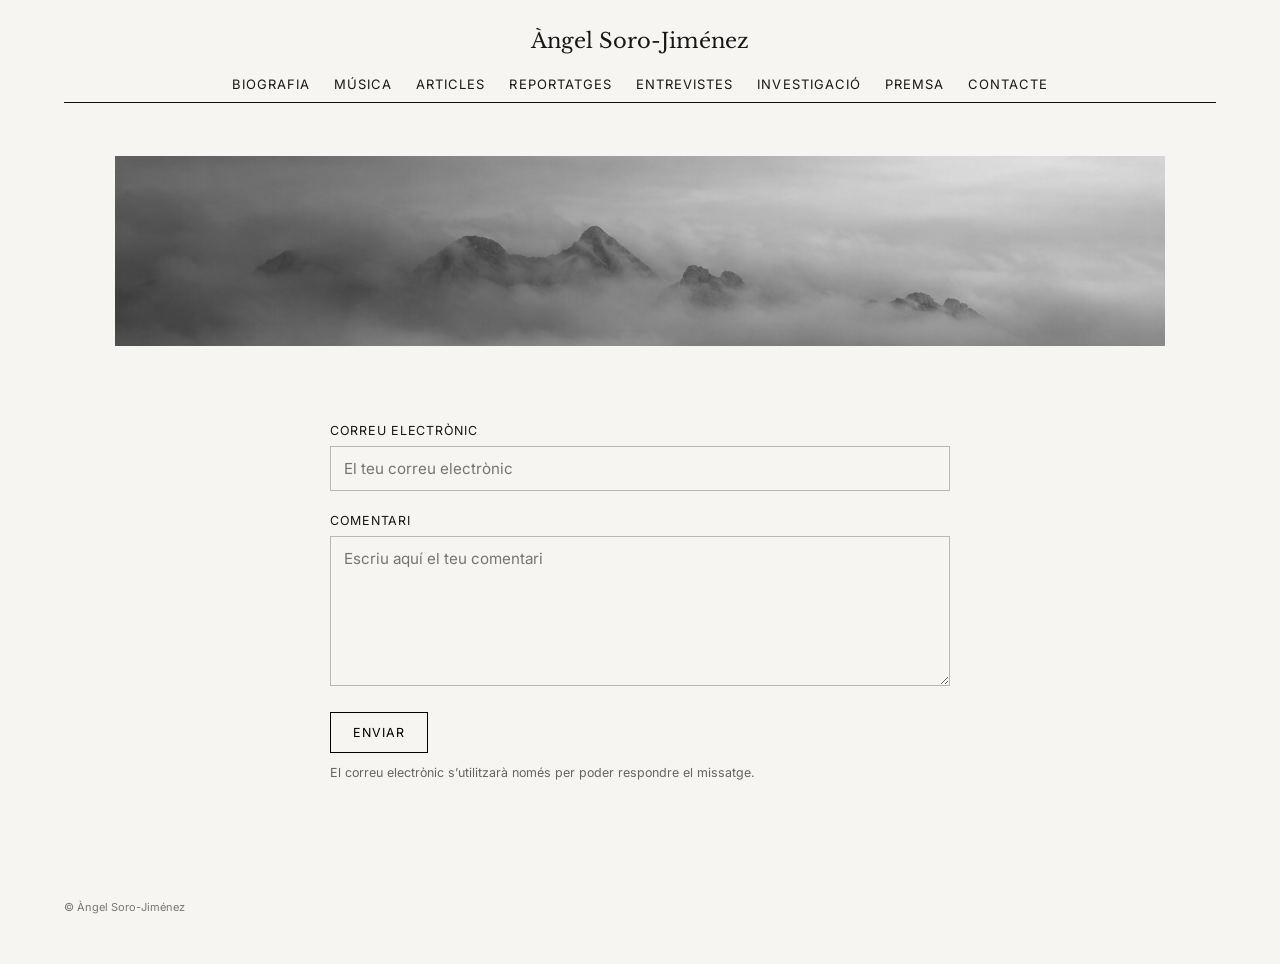
<file: contacte.html>
<!doctype html>
<html lang="ca">
<head>
<meta charset="utf-8">
<meta name="viewport" content="width=device-width,initial-scale=1">
<title>Contacte · Àngel Soro-Jiménez</title>
<link rel="stylesheet" href="styles.css">
<style>
.contact-cover{width:82%;height:190px;margin:35px auto 0;overflow:hidden}
.contact-cover img{display:block;width:100%;height:100%;object-fit:cover;object-position:center 58%;filter:grayscale(1)}
.contact-form{width:min(620px,82%);margin:42px auto 90px}
.contact-form label{display:block;font-size:.78rem;letter-spacing:.06em;text-transform:uppercase;margin:0 0 8px}
.contact-form input,.contact-form textarea{box-sizing:border-box;width:100%;font:inherit;font-size:.95rem;padding:12px 13px;border:1px solid rgba(0,0,0,.25);background:transparent;margin:0 0 22px;border-radius:0}
.contact-form textarea{min-height:150px;resize:vertical}
.contact-form button{font:inherit;font-size:.78rem;letter-spacing:.08em;text-transform:uppercase;background:transparent;border:1px solid currentColor;padding:12px 22px;cursor:pointer}
.contact-form button:hover{opacity:.65}
.contact-note{font-size:.78rem;opacity:.65;margin-top:12px}
.contact-space{height:35px}
@media(max-width:900px){.contact-cover{width:92%;height:150px;margin-top:28px}.contact-space{height:220px}}
</style>
</head>
<body>
<header>
<a class="brand" href="index.html">Àngel Soro-Jiménez</a>
<nav>
<a href="biografia.html">BIOGRAFIA</a>
<a href="concerts.html">MÚSICA</a>
<a href="articles.html">ARTICLES</a>
<a href="reportatges.html">REPORTATGES</a>
<a href="entrevistes.html">ENTREVISTES</a>
<a href="investigacio.html">INVESTIGACIÓ</a>
<a href="premsa.html">PREMSA</a>
<a href="contacte.html">CONTACTE</a>
</nav>
</header>
<main>
<div class="contact-cover"><img src="portada.png" alt="Muntanyes entre la boira"></div>
<div class="contact-space" aria-hidden="true"></div>
<form class="contact-form" action="https://formspree.io/f/REEMPLAZA_AQUEST_ID" method="POST">
  <label for="email">Correu electrònic</label>
  <input id="email" name="email" type="email" autocomplete="email" required placeholder="El teu correu electrònic">
  <label for="message">Comentari</label>
  <textarea id="message" name="message" required placeholder="Escriu aquí el teu comentari"></textarea>
  <button type="submit">Enviar</button>
  <p class="contact-note">El correu electrònic s’utilitzarà només per poder respondre el missatge.</p>
</form>
</main>
<footer>© Àngel Soro-Jiménez</footer>
</body>
</html>
</file>
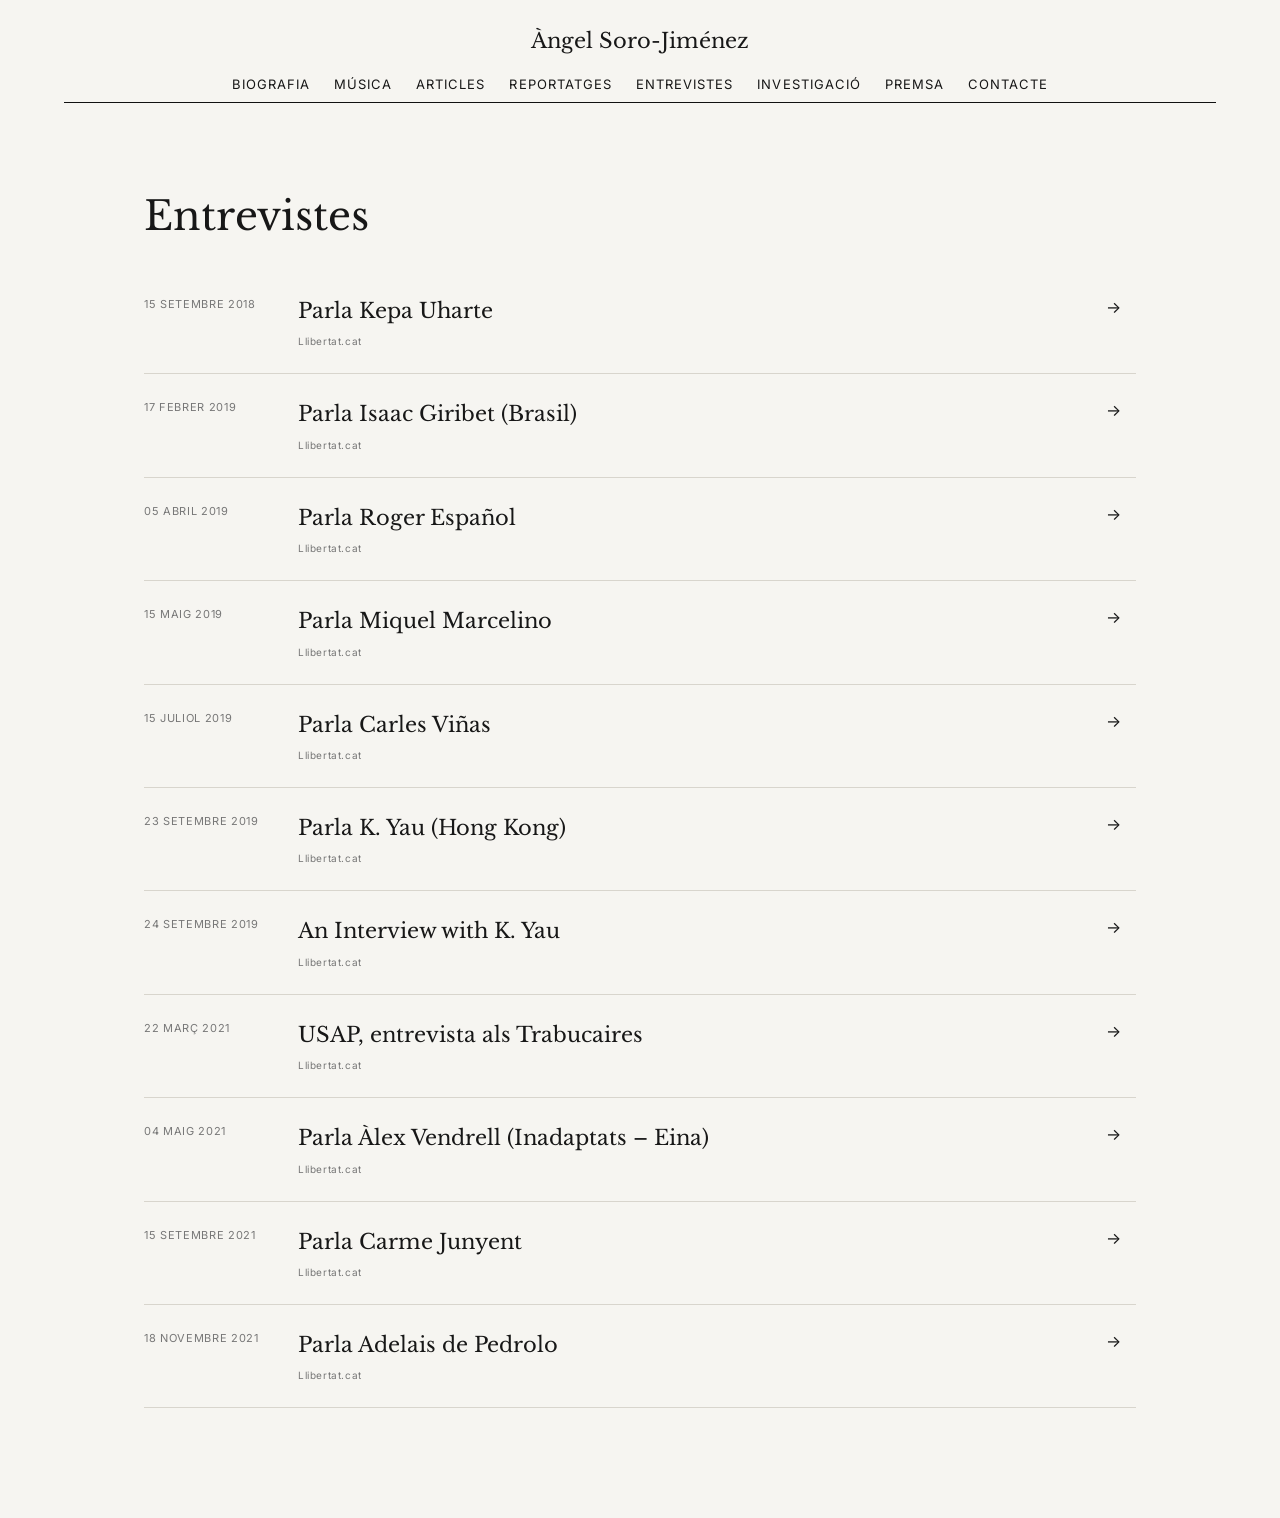
<file: entrevistes.html>
<!doctype html>
<html lang="ca">
<head>
<meta charset="utf-8">
<meta name="viewport" content="width=device-width,initial-scale=1">
<title>Entrevistes · Àngel Soro-Jiménez</title>
<link rel="stylesheet" href="styles.css">
</head>
<body>

<header>
<a class="brand" href="index.html">Àngel Soro-Jiménez</a>
<nav>
<a href="biografia.html">BIOGRAFIA</a>
<a href="concerts.html">MÚSICA</a>
<a href="articles.html">ARTICLES</a>
<a href="reportatges.html">REPORTATGES</a>
<a href="entrevistes.html">ENTREVISTES</a>
<a href="investigacio.html">INVESTIGACIÓ</a>
<a href="premsa.html">PREMSA</a>
<a href="contacte.html">CONTACTE</a>
</nav>
</header>

<main class="page">
<h1>Entrevistes</h1>

<!-- 2018 -->

<a class="item" href="https://www.llibertat.cat/2018/09/justicia-transformativa-43098" target="_blank" rel="noopener">
<div class="date">15 SETEMBRE 2018</div>
<div>
<h2>Parla Kepa Uharte</h2>
<div class="medium">Llibertat.cat</div>
</div>
<div>→</div>
</a>

<!-- 2019 -->

<a class="item" href="https://www.llibertat.cat/2019/02/mst-la-lluita-per-la-terra-44424" target="_blank" rel="noopener">
<div class="date">17 FEBRER 2019</div>
<div>
<h2>Parla Isaac Giribet (Brasil)</h2>
<div class="medium">Llibertat.cat</div>
</div>
<div>→</div>
</a>

<a class="item" href="https://www.llibertat.cat/2019/04/parla-roger-espanol-44869" target="_blank" rel="noopener">
<div class="date">05 ABRIL 2019</div>
<div>
<h2>Parla Roger Español</h2>
<div class="medium">Llibertat.cat</div>
</div>
<div>→</div>
</a>

<a class="item" href="https://www.llibertat.cat/2019/05/parla-miquel-marcelino-45214" target="_blank" rel="noopener">
<div class="date">15 MAIG 2019</div>
<div>
<h2>Parla Miquel Marcelino</h2>
<div class="medium">Llibertat.cat</div>
</div>
<div>→</div>
</a>

<a class="item" href="https://www.llibertat.cat/2019/07/parla-carles-vinas-45671" target="_blank" rel="noopener">
<div class="date">15 JULIOL 2019</div>
<div>
<h2>Parla Carles Viñas</h2>
<div class="medium">Llibertat.cat</div>
</div>
<div>→</div>
</a>

<a class="item" href="https://www.llibertat.cat/2019/09/parla-hong-kong-46065" target="_blank" rel="noopener">
<div class="date">23 SETEMBRE 2019</div>
<div>
<h2>Parla K. Yau (Hong Kong)</h2>
<div class="medium">Llibertat.cat</div>
</div>
<div>→</div>
</a>

<a class="item" href="https://www.llibertat.cat/2019/09/voice-of-hong-kong-46076" target="_blank" rel="noopener">
<div class="date">24 SETEMBRE 2019</div>
<div>
<h2>An Interview with K. Yau</h2>
<div class="medium">Llibertat.cat</div>
</div>
<div>→</div>
</a>

<!-- 2021 -->

<a class="item" href="https://www.llibertat.cat/2021/03/parla-la-penya-trabucaires-cat-amb-l-usap-50072" target="_blank" rel="noopener">
<div class="date">22 MARÇ 2021</div>
<div>
<h2>USAP, entrevista als Trabucaires</h2>
<div class="medium">Llibertat.cat</div>
</div>
<div>→</div>
</a>

<a class="item" href="https://www.llibertat.cat/2021/03/parla-l-alex-vendrell-inadaptats-eina-50383" target="_blank" rel="noopener">
<div class="date">04 MAIG 2021</div>
<div>
<h2>Parla Àlex Vendrell (Inadaptats – Eina)</h2>
<div class="medium">Llibertat.cat</div>
</div>
<div>→</div>
</a>

<a class="item" href="https://www.llibertat.cat/2021/09/parla-carme-junyent-51183" target="_blank" rel="noopener">
<div class="date">15 SETEMBRE 2021</div>
<div>
<h2>Parla Carme Junyent</h2>
<div class="medium">Llibertat.cat</div>
</div>
<div>→</div>
</a>

<a class="item" href="https://www.llibertat.cat/2021/11/parla-adelais-de-pedrolo-51548" target="_blank" rel="noopener">
<div class="date">18 NOVEMBRE 2021</div>
<div>
<h2>Parla Adelais de Pedrolo</h2>
<div class="medium">Llibertat.cat</div>
</div>
<div>→</div>
</a>

</main>
</body>
</html>
</file>
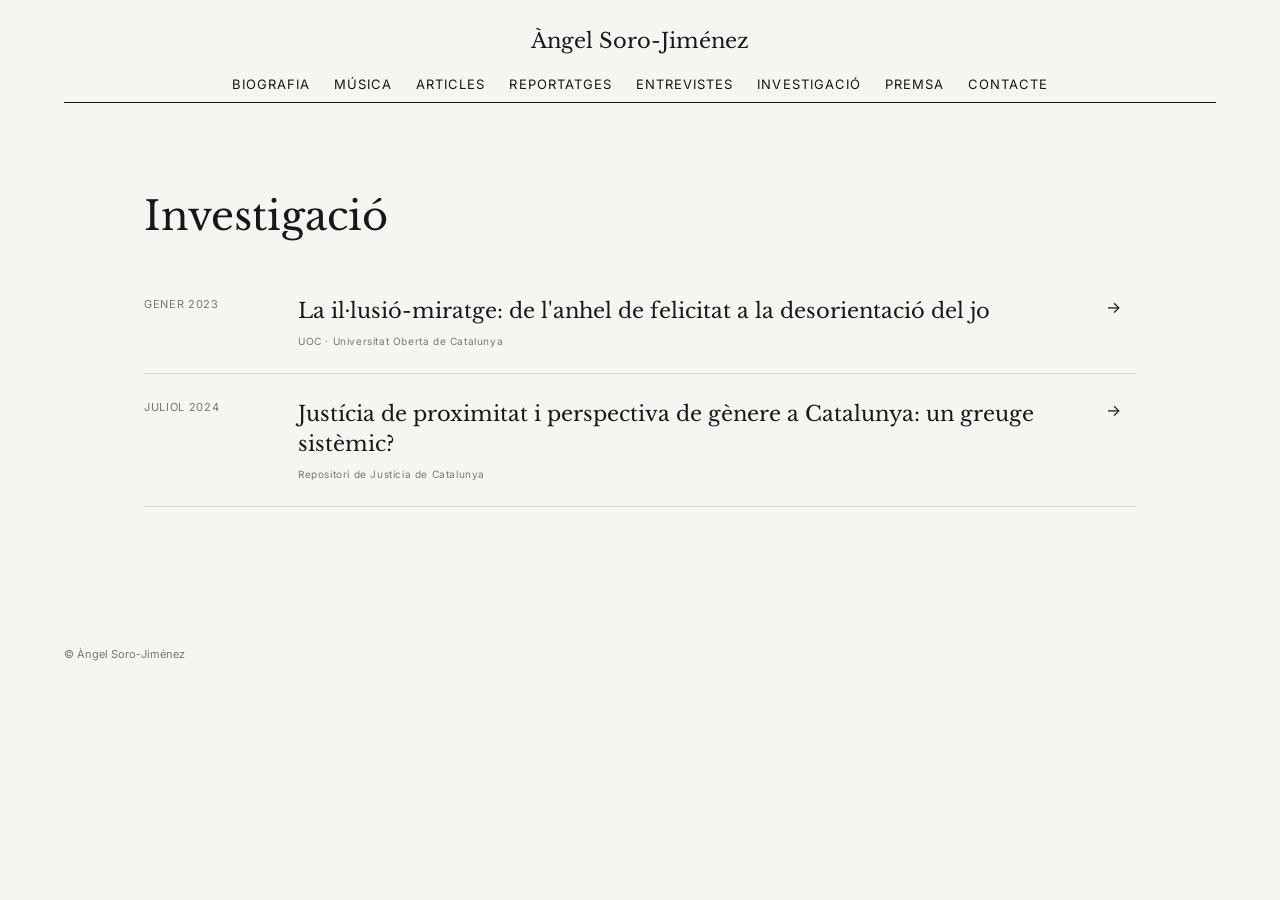
<file: investigacio (1).html>
<!doctype html>
<html lang="ca">
<head>
<meta charset="utf-8">
<meta name="viewport" content="width=device-width,initial-scale=1">
<title>Investigació · Àngel Soro-Jiménez</title>
<link rel="stylesheet" href="styles.css">
</head>
<body>
<header>
<a class="brand" href="index.html">Àngel Soro-Jiménez</a>
<nav>
<a href="biografia.html">BIOGRAFIA</a>
<a href="concerts.html">MÚSICA</a>
<a href="articles.html">ARTICLES</a>
<a href="reportatges.html">REPORTATGES</a>
<a href="entrevistes.html">ENTREVISTES</a>
<a href="investigacio.html">INVESTIGACIÓ</a>
<a href="premsa.html">PREMSA</a>
<a href="contacte.html">CONTACTE</a>
</nav>
</header>
<main class="page">
<h1>Investigació</h1>
<a class="item" href="https://openaccess.uoc.edu/items/02395f76-cddc-4b0e-90fa-16e0fbb47a56#page=1" target="_blank" rel="noopener">
<div class="date">GENER 2023</div>
<div><h2>La il·lusió-miratge: de l'anhel de felicitat a la desorientació del jo</h2><div class="medium">UOC · Universitat Oberta de Catalunya</div></div>
<div>→</div>
</a>
<a class="item" href="https://repositori.justicia.gencat.cat/handle/20.500.14226/2317#page=1" target="_blank" rel="noopener">
<div class="date">JULIOL 2024</div>
<div><h2>Justícia de proximitat i perspectiva de gènere a Catalunya: un greuge sistèmic?</h2><div class="medium">Repositori de Justícia de Catalunya</div></div>
<div>→</div>
</a>
</main>
<footer>© Àngel Soro-Jiménez</footer>
</body>
</html>
</file>
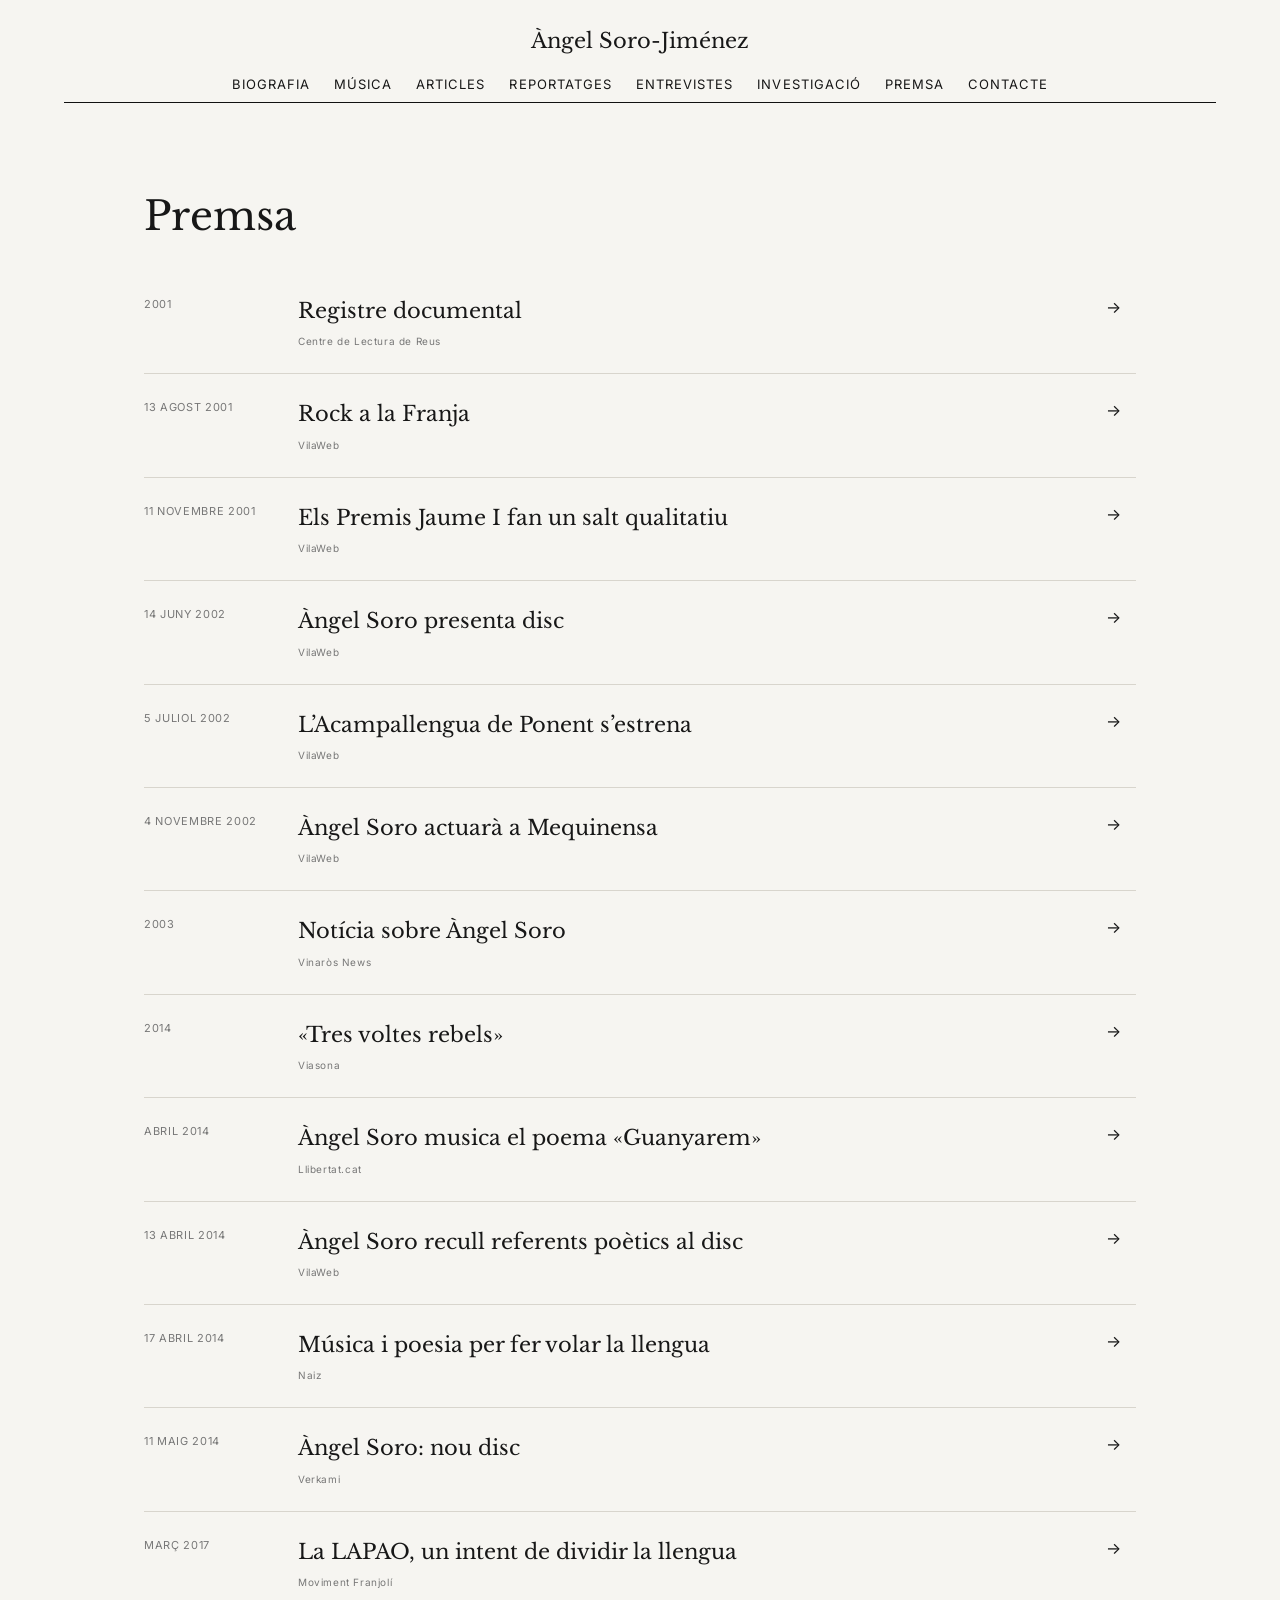
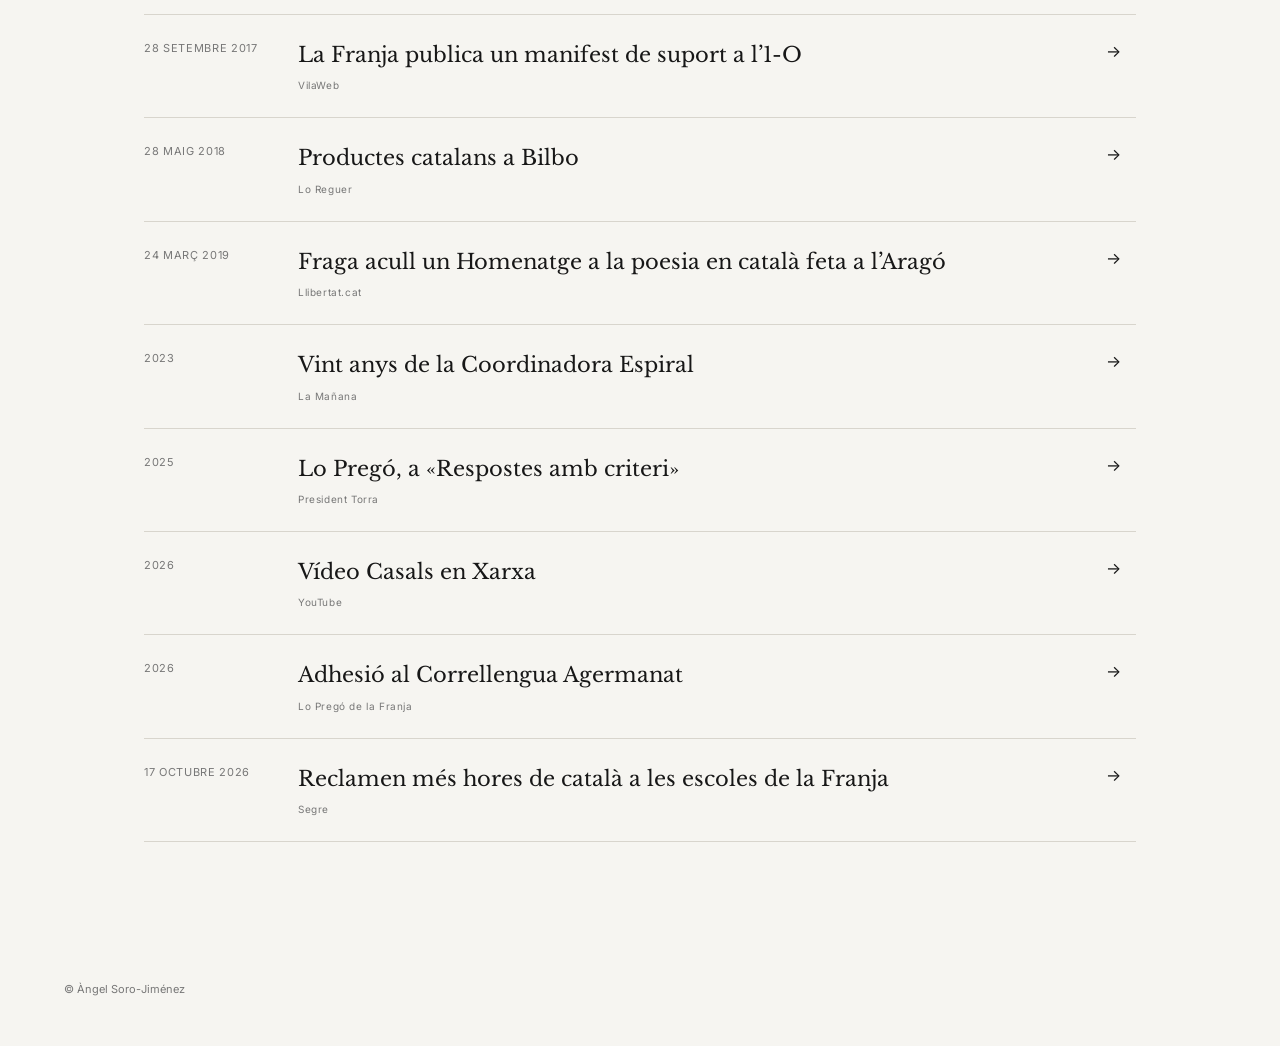
<file: premsa.html>
<!doctype html>
<html lang="ca">
<head>
<meta charset="utf-8">
<meta name="viewport" content="width=device-width,initial-scale=1">
<title>Premsa · Àngel Soro-Jiménez</title>
<link rel="stylesheet" href="styles.css">
</head>
<body>
<header>
<a class="brand" href="index.html">Àngel Soro-Jiménez</a>
<nav>
<a href="biografia.html">BIOGRAFIA</a>
<a href="concerts.html">MÚSICA</a>
<a href="articles.html">ARTICLES</a>
<a href="reportatges.html">REPORTATGES</a>
<a href="entrevistes.html">ENTREVISTES</a>
<a href="investigacio.html">INVESTIGACIÓ</a>
<a href="premsa.html">PREMSA</a>
<a href="contacte.html">CONTACTE</a>
</nav>
</header>
<main class="page">
<h1>Premsa</h1>
<a class="item" href="https://bd.centrelectura.cat/items/show/32227" target="_blank" rel="noopener"><div class="date">2001</div><div><h2>Registre documental</h2><div class="medium">Centre de Lectura de Reus</div></div><div>→</div></a>
<a class="item" href="https://www.vilaweb.cat/noticia/287407/20010813/rock-franja-temps.html" target="_blank" rel="noopener"><div class="date">13 AGOST 2001</div><div><h2>Rock a la Franja</h2><div class="medium">VilaWeb</div></div><div>→</div></a>
<a class="item" href="https://www.vilaweb.cat/noticia/426189/20011111/premis-jaume-franja-fan-salt-qualitatiu.html" target="_blank" rel="noopener"><div class="date">11 NOVEMBRE 2001</div><div><h2>Els Premis Jaume I fan un salt qualitatiu</h2><div class="medium">VilaWeb</div></div><div>→</div></a>
<a class="item" href="https://www.vilaweb.cat/noticia/527861/20020614/angel-soro-presenta-disc.html" target="_blank" rel="noopener"><div class="date">14 JUNY 2002</div><div><h2>Àngel Soro presenta disc</h2><div class="medium">VilaWeb</div></div><div>→</div></a>
<a class="item" href="https://www.vilaweb.cat/noticia/536577/20020705/lacampallengua-ponent-sestrena-arenys-lledo.html" target="_blank" rel="noopener"><div class="date">5 JULIOL 2002</div><div><h2>L’Acampallengua de Ponent s’estrena</h2><div class="medium">VilaWeb</div></div><div>→</div></a>
<a class="item" href="https://www.vilaweb.cat/noticia/591628/20021104/angel-soro-actuar-mequinensa.html" target="_blank" rel="noopener"><div class="date">4 NOVEMBRE 2002</div><div><h2>Àngel Soro actuarà a Mequinensa</h2><div class="medium">VilaWeb</div></div><div>→</div></a>
<a class="item" href="https://news.vinaros.net/ehtml/p_vinaros_31033.htm" target="_blank" rel="noopener"><div class="date">2003</div><div><h2>Notícia sobre Àngel Soro</h2><div class="medium">Vinaròs News</div></div><div>→</div></a>
<a class="item" href="https://www.viasona.cat/grup/angel-soro/homenatge-1.0/tres-voltes-rebels" target="_blank" rel="noopener"><div class="date">2014</div><div><h2>«Tres voltes rebels»</h2><div class="medium">Viasona</div></div><div>→</div></a>
<a class="item" href="https://www.llibertat.cat/2014/04/angel-soro-musica-el-poema-guanyarem-25740" target="_blank" rel="noopener"><div class="date">ABRIL 2014</div><div><h2>Àngel Soro musica el poema «Guanyarem»</h2><div class="medium">Llibertat.cat</div></div><div>→</div></a>
<a class="item" href="https://www.vilaweb.cat/noticia/4184963/20140413/angel-soro-recull-referents-poetics-disc/secure.html" target="_blank" rel="noopener"><div class="date">13 ABRIL 2014</div><div><h2>Àngel Soro recull referents poètics al disc</h2><div class="medium">VilaWeb</div></div><div>→</div></a>
<a class="item" href="https://www.naiz.eus/es/iritzia/articulos/ausartentzako-hegaldia" target="_blank" rel="noopener"><div class="date">17 ABRIL 2014</div><div><h2>Música i poesia per fer volar la llengua</h2><div class="medium">Naiz</div></div><div>→</div></a>
<a class="item" href="https://www.verkami.com/projects/8272-angel-soro-nou-disc" target="_blank" rel="noopener"><div class="date">11 MAIG 2014</div><div><h2>Àngel Soro: nou disc</h2><div class="medium">Verkami</div></div><div>→</div></a>
<a class="item" href="https://movimentfranjoli.blogspot.com/2017/03/angel-soro-la-lapao-va-ser-un-intent.html" target="_blank" rel="noopener"><div class="date">MARÇ 2017</div><div><h2>La LAPAO, un intent de dividir la llengua</h2><div class="medium">Moviment Franjolí</div></div><div>→</div></a>
<a class="item" href="https://www.vilaweb.cat/noticies/personalitats-destacades-de-la-franja-publiquen-un-manifest-de-suport-amb-l1-doctubre/" target="_blank" rel="noopener"><div class="date">28 SETEMBRE 2017</div><div><h2>La Franja publica un manifest de suport a l’1-O</h2><div class="medium">VilaWeb</div></div><div>→</div></a>
<a class="item" href="https://loreguer.wordpress.com/2018/05/28/de-mica-en-mica-productes-catalans-a-bilbo-amb-arkaitz-unzueta-angel-soro/" target="_blank" rel="noopener"><div class="date">28 MAIG 2018</div><div><h2>Productes catalans a Bilbo</h2><div class="medium">Lo Reguer</div></div><div>→</div></a>
<a class="item" href="https://www.llibertat.cat/2019/03/fraga-acull-un-homenatge-a-la-poesia-en-catala-feta-a-l-arago-44741" target="_blank" rel="noopener"><div class="date">24 MARÇ 2019</div><div><h2>Fraga acull un Homenatge a la poesia en català feta a l’Aragó</h2><div class="medium">Llibertat.cat</div></div><div>→</div></a>
<a class="item" href="https://lamanyana.cat/la-fundacio-coordinadora-espiral-de-musics-de-ponent-celebra-el-seu-20-aniversari/" target="_blank" rel="noopener"><div class="date">2023</div><div><h2>Vint anys de la Coordinadora Espiral</h2><div class="medium">La Mañana</div></div><div>→</div></a>
<a class="item" href="https://presidenttorra.cat/respostes-amb-criteri/lo-prego/" target="_blank" rel="noopener"><div class="date">2025</div><div><h2>Lo Pregó, a «Respostes amb criteri»</h2><div class="medium">President Torra</div></div><div>→</div></a>
<a class="item" href="https://www.youtube.com/watch?v=SxzOkTJzLhk" target="_blank" rel="noopener"><div class="date">2026</div><div><h2>Vídeo Casals en Xarxa</h2><div class="medium">YouTube</div></div><div>→</div></a>
<a class="item" href="https://pregodelafranja.cat/territori/el-casal-jaume-i-el-moviment-franjoli-i-lencenall-sadherissen-al-correllengua-agermanat/" target="_blank" rel="noopener"><div class="date">2026</div><div><h2>Adhesió al Correllengua Agermanat</h2><div class="medium">Lo Pregó de la Franja</div></div><div>→</div></a>
<a class="item" href="https://www.segre.com/ca/comarques/261017/reclamen-mes-hores-catala-les-escoles-franja-ponent_1367417.html" target="_blank" rel="noopener"><div class="date">17 OCTUBRE 2026</div><div><h2>Reclamen més hores de català a les escoles de la Franja</h2><div class="medium">Segre</div></div><div>→</div></a>
</main>
<footer>© Àngel Soro-Jiménez</footer>
</body>
</html>
</file>
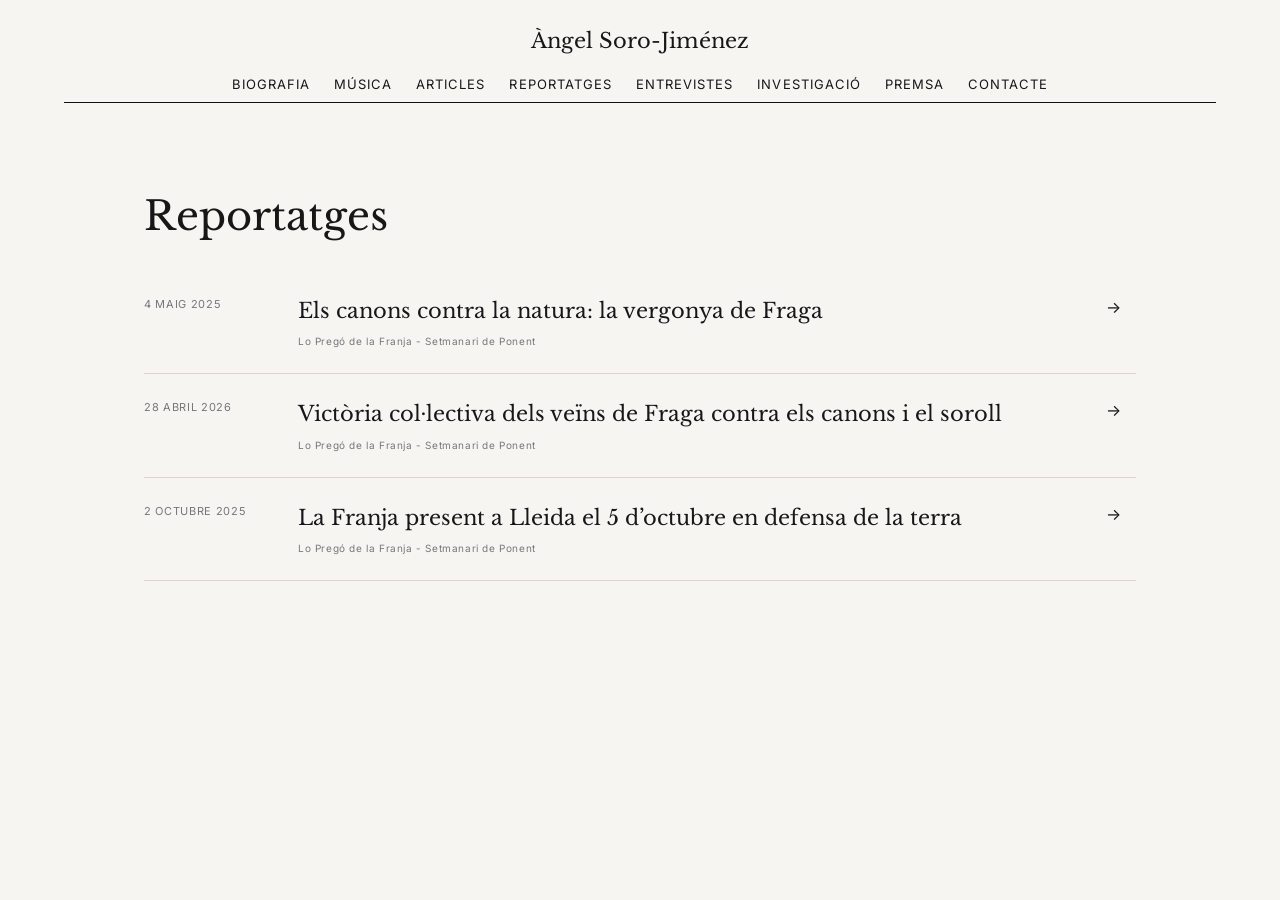
<file: reportatges.html>
<!doctype html><html lang="ca"><head><meta charset="utf-8"><meta name="viewport" content="width=device-width,initial-scale=1"><title>Reportatges · Àngel Soro-Jiménez</title><link rel="stylesheet" href="styles.css"><style>.item h2{margin:0 0 8px;color:inherit;font-weight:inherit}.item{color:inherit;text-decoration:none}.item:hover{color:inherit;text-decoration:none}.medium{font-size:.9rem;letter-spacing:.02em}</style></head><body><header><a class="brand" href="index.html">Àngel Soro-Jiménez</a><nav><a href="biografia.html">BIOGRAFIA</a><a href="concerts.html">MÚSICA</a><a href="articles.html">ARTICLES</a><a href="reportatges.html">REPORTATGES</a><a href="entrevistes.html">ENTREVISTES</a><a href="investigacio.html">INVESTIGACIÓ</a><a href="premsa.html">PREMSA</a><a href="contacte.html">CONTACTE</a></nav></header><main class="page"><h1>Reportatges</h1><a class="item" href="https://pregodelafranja.cat/reportatge/els-canons-contra-la-natura-la-vergonya-de-fraga/" target="_blank" rel="noopener"><div class="date">4 MAIG 2025</div><div><h2><span>Els canons contra la natura: la vergonya de Fraga</span></h2><div class="medium">Lo Pregó de la Franja - Setmanari de Ponent</div></div><div>→</div></a>
<a class="item" href="https://pregodelafranja.cat/reportatge/victoria-collectiva-dels-veins-de-fraga-contra-els-canons-i-el-soroll/" target="_blank" rel="noopener"><div class="date">28 ABRIL 2026</div><div><h2><span>Victòria col·lectiva dels veïns de Fraga contra els canons i el soroll</span></h2><div class="medium">Lo Pregó de la Franja - Setmanari de Ponent</div></div><div>→</div></a>
<a class="item" href="https://pregodelafranja.cat/altaveu/la-franja-present-a-lleida-el-5-doctubre-en-defensa-de-la-terra/" target="_blank" rel="noopener"><div class="date">2 OCTUBRE 2025</div><div><h2>La Franja present a Lleida el 5 d’octubre en defensa de la terra</h2><div class="medium">Lo Pregó de la Franja - Setmanari de Ponent</div></div><div>→</div></a>
</main></body></html>
</file>
<file: styles.css>
@import url('https://fonts.googleapis.com/css2?family=Inter:wght@400;500&family=Libre+Baskerville:wght@400;700&display=swap');:root{--paper:#f6f5f1;--ink:#171717;--muted:#777;--line:#d8d5cd}*{box-sizing:border-box}html{scroll-behavior:smooth}body{margin:0;background:var(--paper);color:var(--ink);font-family:Inter,Arial,sans-serif}header{padding:32px 5vw 22px;display:flex;align-items:center;justify-content:space-between;gap:34px;border-bottom:1px solid var(--ink)}.brand{font-family:'Libre Baskerville',Georgia,serif;font-size:24px;color:inherit;text-decoration:none;white-space:nowrap}nav{display:flex;align-items:center;gap:24px;flex-wrap:nowrap;justify-content:flex-end;white-space:nowrap}nav a,.search{font-size:13px;letter-spacing:.08em;color:inherit;text-decoration:none}.search{font-size:23px;line-height:1}.hero{margin:72px 5vw 0;height:285px;overflow:hidden}.hero img{width:100%;height:100%;object-fit:cover;object-position:center 58%;filter:grayscale(1)}.latest{padding:55px 5vw 70px}.section-head{display:flex;justify-content:space-between;align-items:end;border-bottom:1px solid var(--line);padding-bottom:18px}.section-head h2{font-size:13px;letter-spacing:.12em;font-weight:500;margin:0}.section-head a{font-size:12px;letter-spacing:.08em;color:inherit;text-decoration:none}.entries{display:grid;grid-template-columns:repeat(3,1fr)}.entries a{position:relative;padding:26px 34px 30px 0;border-bottom:1px solid var(--line);text-decoration:none;color:inherit}.entries a+ a{padding-left:34px;border-left:1px solid var(--line)}small{font-size:10px;color:var(--muted);letter-spacing:.1em}.entries h3{font-family:'Libre Baskerville',Georgia,serif;font-size:20px;line-height:1.4;font-weight:400;max-width:330px;margin:14px 30px 0 0}.entries span{position:absolute;right:10px;bottom:29px;font-size:18px}footer{padding:30px 5vw 50px;font-size:11px;color:var(--muted)}.page{max-width:1120px;margin:110px auto;padding:0 5vw}.page h1{font-family:'Libre Baskerville',Georgia,serif;font-size:58px;font-weight:400;line-height:1.15;margin:0 0 45px}.page .intro{max-width:650px;font-family:'Libre Baskerville',Georgia,serif;font-size:22px;line-height:1.7}.archive{margin-top:80px}.year{font-size:12px;letter-spacing:.12em;color:var(--muted);border-bottom:1px solid var(--line);padding-bottom:15px}.item{display:grid;grid-template-columns:150px 1fr 30px;gap:30px;padding:30px 0;border-bottom:1px solid var(--line);text-decoration:none;color:inherit}.item .date{font-size:11px;color:var(--muted);letter-spacing:.06em}.item h2{font-family:'Libre Baskerville',Georgia,serif;font-size:25px;font-weight:400;margin:0}.item p{color:var(--muted);margin:12px 0 0;line-height:1.6;max-width:650px}.article{max-width:1050px;margin:100px auto;padding:0 5vw}.label{font-size:11px;letter-spacing:.14em;color:var(--muted)}.article h1{font-family:'Libre Baskerville',Georgia,serif;font-weight:400;font-size:60px;line-height:1.15;max-width:850px;margin:20px 0}.article .date{font-size:11px;color:var(--muted);letter-spacing:.08em}.article img{display:block;width:100%;height:150px;object-fit:cover;filter:grayscale(1);margin:55px 0 75px}.body{max-width:700px;font-family:'Libre Baskerville',Georgia,serif;font-size:18px;line-height:1.95}.body p{margin:0 0 1.6em}.back{font-size:12px;letter-spacing:.08em;text-decoration:none;color:inherit}@media(max-width:900px){header{display:flex;align-items:flex-start;gap:18px;overflow-x:auto}.brand{flex:0 0 auto;margin:0}.brand{font-size:21px}nav{justify-content:flex-start;gap:16px}.hero{margin-top:45px;height:220px}.entries{grid-template-columns:1fr}.entries a,.entries a+ a{padding:28px 35px 32px 0;border-left:0}.entries h3{font-size:20px}.page h1,.article h1{font-size:42px}.item{grid-template-columns:1fr 25px;gap:8px}.item .date{grid-column:1/-1}.article img{height:110px}}

/* V3 FINAL — versió portada misteriosa */
.brand, .site-header .brand, header .brand {
  border-bottom: none !important;
  text-decoration: none !important;
  align-self: center;
}
.site-header { border-bottom: none !important; }
.nav {
  border-bottom: 1px solid #111;
  padding-bottom: 10px;
  white-space: nowrap;
}
.hero-image, .cover-image, .hero img, .cover img {
  width: 100% !important;
  height: 210px !important;
  max-height: 210px !important;
  object-fit: cover !important;
}
.latest h3, .latest .title, .latest a {
  font-size: 0.92em;
  font-weight: 400;
}

/* V3 CORRECCIÓN FINAL */
.brand, .site-header .brand, header .brand, .site-title, .logo, .header-title {
  border-bottom: none !important;
  box-shadow: none !important;
  text-decoration: none !important;
}
.site-header, header {
  border-bottom: none !important;
}
.nav, nav, .navigation, .menu {
  border-bottom: 1px solid #111 !important;
}

/* V3 DEFINITIVA — composició final */
header {
  display: block !important;
  padding: 28px 5vw 18px !important;
  border-bottom: 0 !important;
}
.brand {
  display: block !important;
  width: fit-content !important;
  margin: 0 auto 22px !important;
  font-size: 21px !important;
  text-align: center !important;
  border: 0 !important;
  box-shadow: none !important;
}
nav {
  justify-content: center !important;
  gap: 24px !important;
  flex-wrap: nowrap !important;
  white-space: nowrap !important;
  border-bottom: 1px solid #111 !important;
  padding-bottom: 10px !important;
}
nav a {
  font-size: 13px !important;
}
.hero {
  width: 82% !important;
  margin: 35px auto 0 !important;
  height: 190px !important;
}
.hero img {
  width: 100% !important;
  height: 100% !important;
  object-fit: cover !important;
  object-position: center 58% !important;
}
.latest {
  padding: 35px 5vw 70px !important;
}
.section-head {
  padding-bottom: 14px !important;
}
.entries h3 {
  font-size: 18px !important;
}
@media(max-width:900px) {
  header {
    display: block !important;
    overflow-x: hidden !important;
  }
  .brand {
    font-size: 19px !important;
    margin-bottom: 18px !important;
  }
  nav {
    justify-content: flex-start !important;
    overflow-x: auto !important;
    gap: 16px !important;
  }
  .hero {
    width: 92% !important;
    height: 150px !important;
    margin-top: 28px !important;
  }
  .latest {
    padding-top: 28px !important;
  }
}

/* V4 — pàgines interiors més discretes */
.page {
  margin-top: 72px !important;
}
.page h1 {
  font-size: 40px !important;
  margin-bottom: 32px !important;
}
.article {
  margin-top: 72px !important;
}
.article h1 {
  font-size: 44px !important;
  line-height: 1.2 !important;
  margin: 14px 0 18px !important;
}
.archive {
  margin-top: 52px !important;
}
.item {
  grid-template-columns: 130px 1fr 30px !important;
  gap: 24px !important;
  padding: 26px 0 !important;
}
.item h2 {
  font-size: 21px !important;
  line-height: 1.4 !important;
}
.item .medium {
  margin-top: 8px;
  font-size: 11px;
  letter-spacing: .06em;
  color: var(--muted);
}
.item .medium strong {
  font-weight: 500;
  letter-spacing: .08em;
}
@media(max-width:900px) {
  .page {
    margin-top: 55px !important;
  }
  .page h1 {
    font-size: 32px !important;
    margin-bottom: 25px !important;
  }
  .article {
    margin-top: 55px !important;
  }
  .article h1 {
    font-size: 34px !important;
  }
  .item {
    grid-template-columns: 1fr 25px !important;
  }
}

/* ARTICLES · 2015 */
.archive { margin-top: 58px; }
.item h2 { font-size: 21px; line-height: 1.45; }
.item .medium { margin-top: 9px; font-size: 10px; color: var(--muted); letter-spacing: .06em; }
.item .medium strong { font-weight: 500; }
</file>
